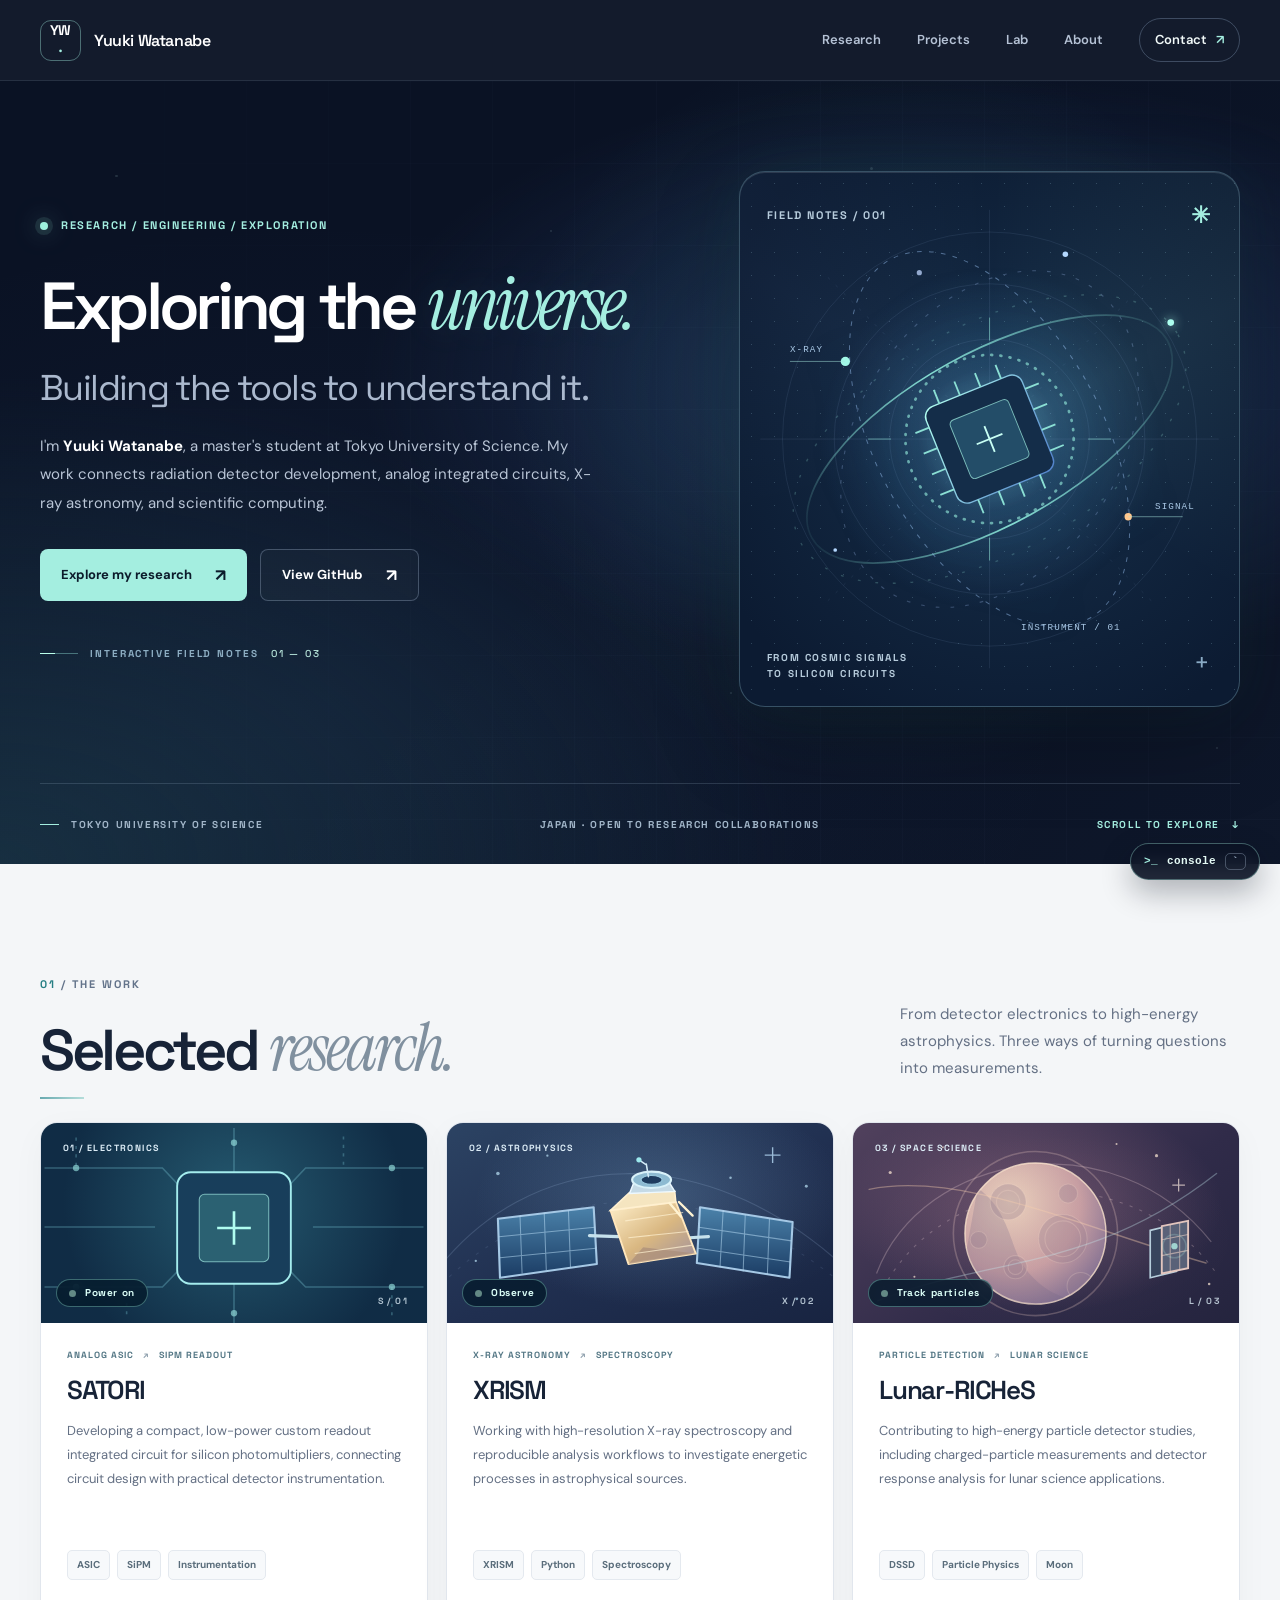
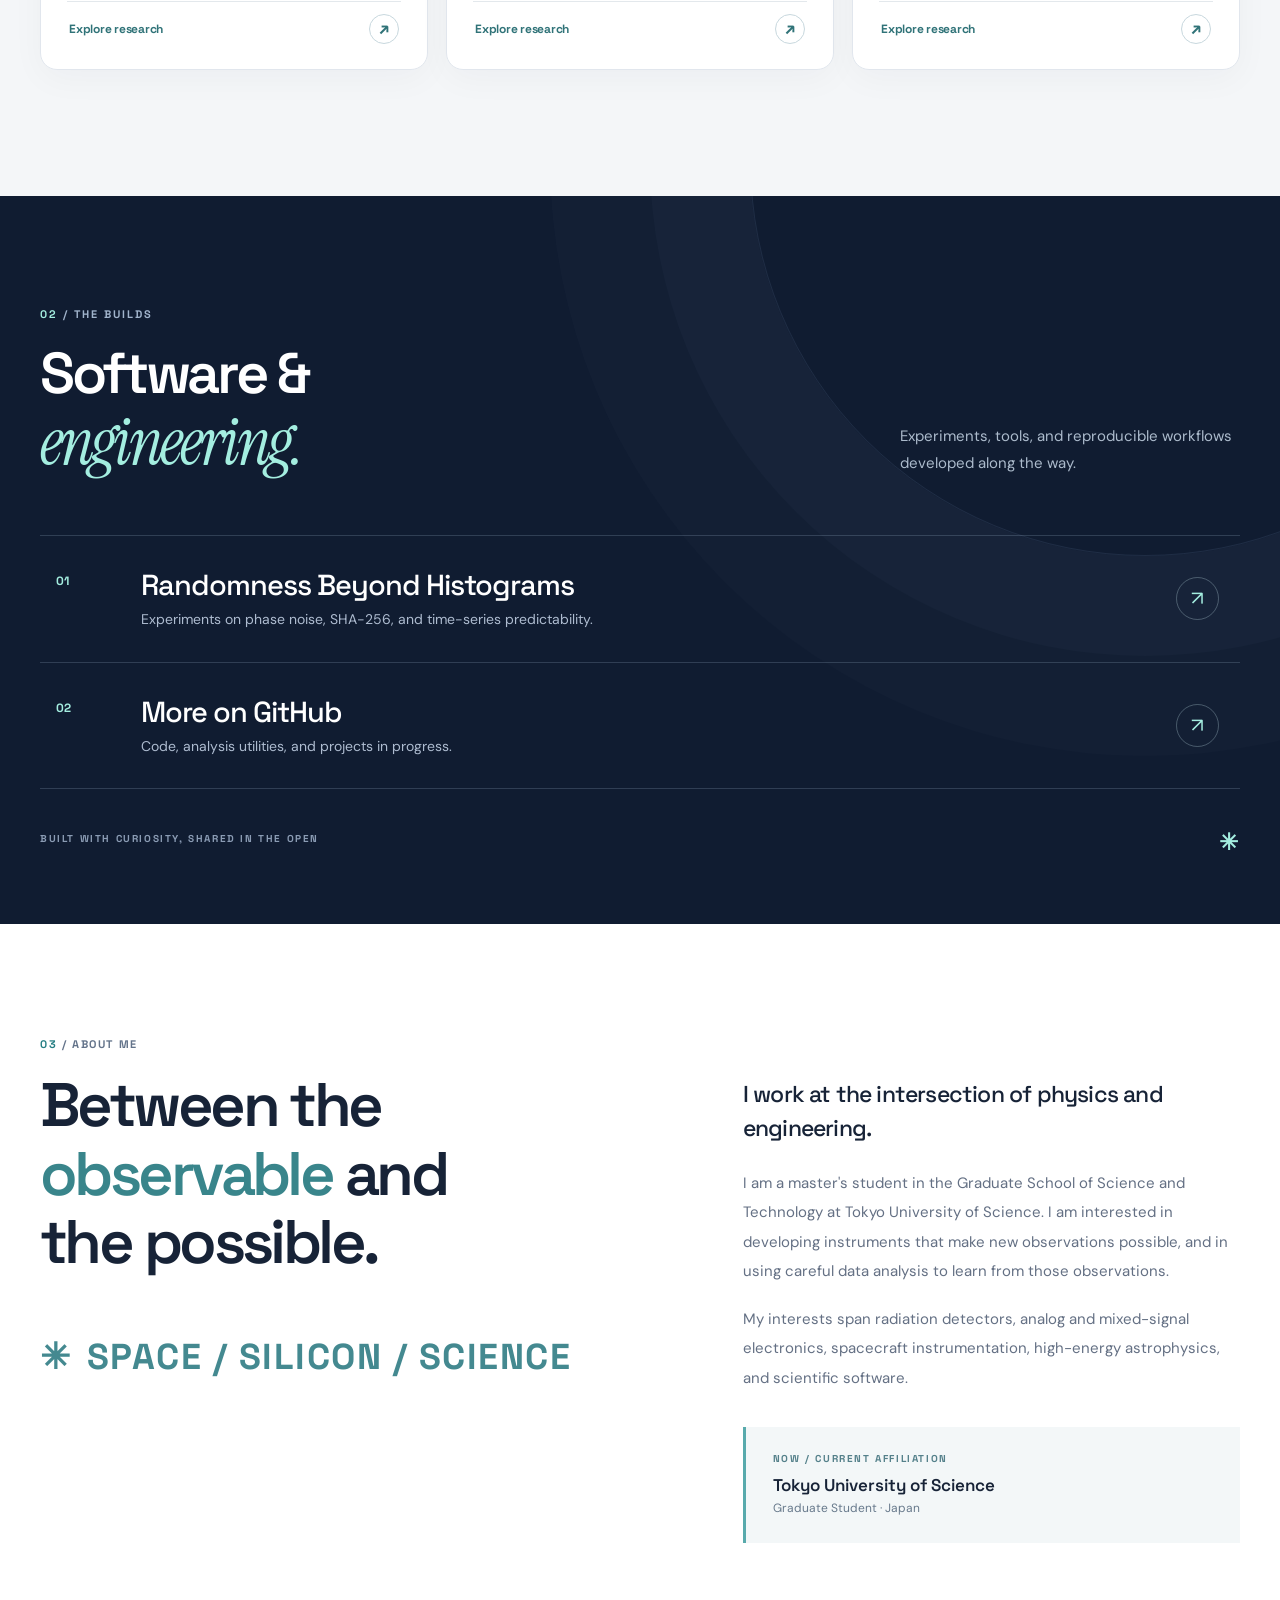
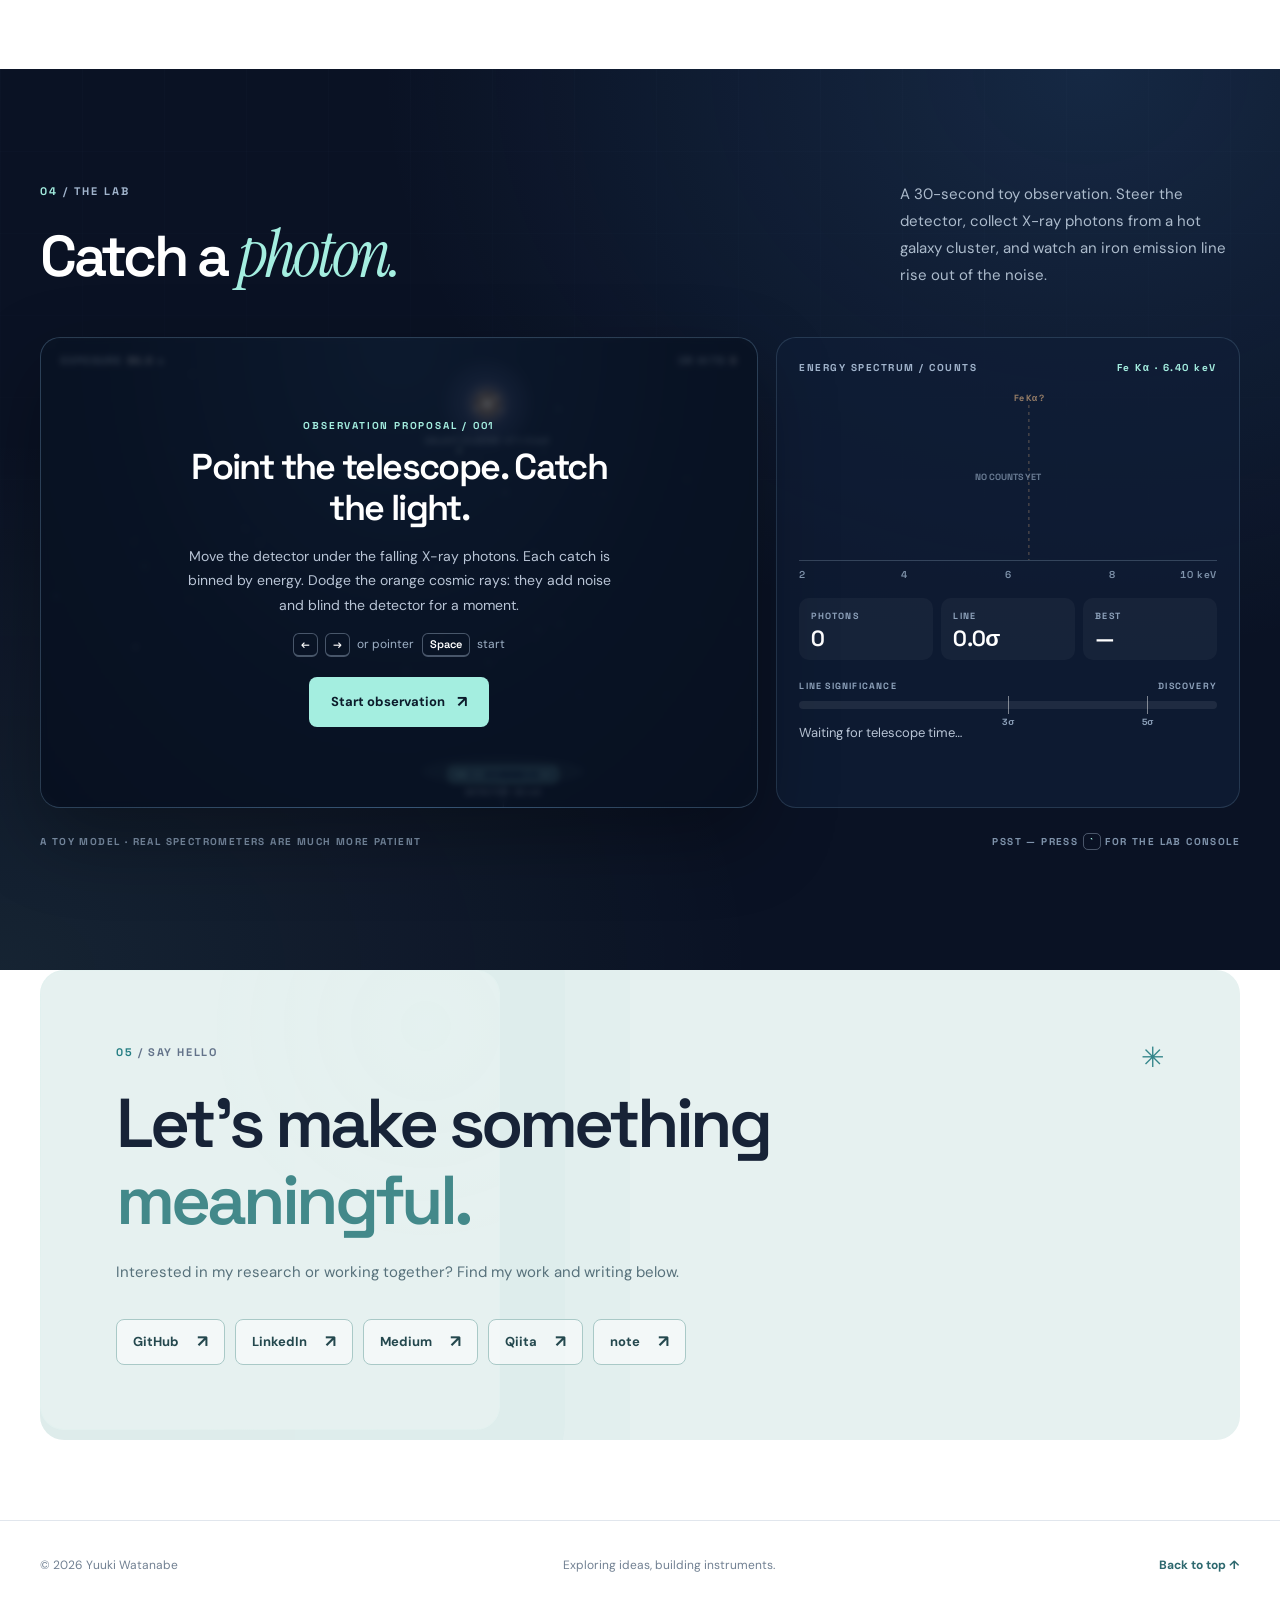
<file: index.html>
<!doctype html>
<html lang="en">
<head>
  <meta charset="utf-8">
  <meta name="viewport" content="width=device-width, initial-scale=1">
  <meta name="theme-color" content="#0a1224">
  <meta name="description" content="Yuuki Watanabe — researcher and engineer working on astrophysics, radiation detectors, analog ASICs, and scientific computing.">
  <meta property="og:title" content="Yuuki Watanabe | Research & Engineering">
  <meta property="og:description" content="Astrophysics, detector instrumentation, ASIC design, and scientific computing.">
  <meta property="og:type" content="website">
  <meta property="og:url" content="https://y-watanabe11.github.io/">
  <link rel="canonical" href="https://y-watanabe11.github.io/">
  <meta property="og:site_name" content="Yuuki Watanabe">
  <meta property="og:image" content="https://y-watanabe11.github.io/og/home.png">
  <meta property="og:image:width" content="1200">
  <meta property="og:image:height" content="630">
  <meta property="og:image:alt" content="Yuuki Watanabe — Exploring the universe. Building the tools to understand it.">
  <meta name="twitter:card" content="summary_large_image">
  <link rel="icon" href="/favicon.ico" sizes="32x32">
  <link rel="icon" href="/favicon.svg" type="image/svg+xml">
  <link rel="apple-touch-icon" href="/apple-touch-icon.png">
  <link rel="preconnect" href="https://fonts.googleapis.com">
  <link rel="preconnect" href="https://fonts.gstatic.com" crossorigin>
  <link href="https://fonts.googleapis.com/css2?family=DM+Sans:wght@400;500;600;700&family=Space+Grotesk:wght@400;500;600;700&family=Instrument+Serif:ital@0;1&display=swap" rel="stylesheet">
  <link rel="stylesheet" href="style-20261028.css">
  <link rel="stylesheet" href="xrism.css">
  <link rel="stylesheet" href="lunar.css">
  <link rel="stylesheet" href="research-links.css">
  <link rel="stylesheet" href="motion-20261102.css">
  <link rel="stylesheet" href="lab-20261116.css">
  <script src="motion-20261102.js" defer></script>
  <script src="lab-20261116.js" defer></script>
  <script src="console-20261116.js" defer></script>
  <title>Yuuki Watanabe — Research & Engineering</title>
</head>
<body>
  <a class="skip-link" href="#main">Skip to content</a>
  <div class="motion-progress" aria-hidden="true"></div>
  <header class="site-header">
    <div class="container nav-inner">
      <a class="brand" href="#home" aria-label="Yuuki Watanabe — Home"><span class="brand-mark" aria-hidden="true">YW<span>·</span></span><span class="brand-name">Yuuki Watanabe</span></a>
      <nav class="primary-nav" aria-label="Primary navigation">
        <a href="#research">Research</a>
        <a href="#projects">Projects</a>
        <a href="#lab">Lab</a>
        <a href="#about">About</a>
        <a class="nav-contact" href="#contact">Contact <span aria-hidden="true">↗</span></a>
      </nav>
    </div>
  </header>

  <main id="main">
    <section id="home" class="hero">
      <div class="hero-grid" aria-hidden="true"></div>
      <div class="motion-stars" aria-hidden="true"><i style="--star-x:9%;--star-y:12%;--star-size:2.5px;--star-delay:-2s"></i><i style="--star-x:22%;--star-y:63%;--star-size:2px;--star-delay:0s"></i><i style="--star-x:43%;--star-y:19%;--star-size:2px;--star-delay:-1.5s"></i><i style="--star-x:57%;--star-y:78%;--star-size:2.5px;--star-delay:-4s"></i><i style="--star-x:68%;--star-y:11%;--star-size:3px;--star-delay:-3s"></i><i style="--star-x:78%;--star-y:63%;--star-size:2px;--star-delay:-2.5s"></i><i style="--star-x:89%;--star-y:27%;--star-size:2.5px;--star-delay:-5s"></i><i style="--star-x:95%;--star-y:85%;--star-size:2px;--star-delay:-4.5s"></i></div>
      <div class="container hero-inner">
        <div class="hero-content">
          <div class="eyebrow"><span class="status-dot" aria-hidden="true"></span> RESEARCH / ENGINEERING / EXPLORATION</div>
          <h1>Exploring the <em>universe.</em><span>Building the tools to understand it.</span></h1>
          <p class="hero-description">I'm <strong>Yuuki Watanabe</strong>, a master's student at Tokyo University of Science. My work connects radiation detector development, analog integrated circuits, X-ray astronomy, and scientific computing.</p>
          <div class="hero-actions">
            <a class="button button-primary" href="#research">Explore my research <span aria-hidden="true">↗</span></a>
            <a class="button button-outline" href="https://github.com/Y-Watanabe11" target="_blank" rel="noopener noreferrer">View GitHub <span aria-hidden="true">↗</span></a>
          </div>
          <div class="motion-hint" aria-hidden="true"><span class="motion-hint-line"></span> INTERACTIVE FIELD NOTES <span class="motion-hint-index">01 — 03</span></div>
        </div>
        <div class="visual-panel" aria-label="Abstract illustration of orbital paths and detector signals" role="img">
          <div class="visual-top"><span>FIELD NOTES / 001</span><span class="visual-sparkle" aria-hidden="true">✳</span></div>
          <svg class="orbit-art" viewBox="0 0 540 540" aria-hidden="true" focusable="false">
            <defs>
              <radialGradient id="core-glow"><stop offset="0" stop-color="#9eecdf" stop-opacity=".48"/><stop offset=".42" stop-color="#4a8dd1" stop-opacity=".16"/><stop offset="1" stop-color="#4a8dd1" stop-opacity="0"/></radialGradient>
              <linearGradient id="core-gradient" x1="0" y1="0" x2="1" y2="1"><stop offset="0" stop-color="#b1fff0"/><stop offset="1" stop-color="#5281cb"/></linearGradient>
              <linearGradient id="orbit-gradient"><stop offset="0" stop-color="#8debdc" stop-opacity=".08"/><stop offset=".45" stop-color="#8debdc" stop-opacity=".92"/><stop offset="1" stop-color="#8debdc" stop-opacity=".1"/></linearGradient>
            </defs>
            <g class="motion-orbit-outer" fill="none">
              <ellipse cx="270" cy="270" rx="233" ry="123" transform="rotate(-29 270 270)" stroke="#a5f5e2" stroke-opacity=".22" stroke-width="1.5" stroke-dasharray="3 16"/>
              <circle class="motion-orbit-signal" cx="466" cy="144" r="3.6" fill="#adffef"/>
            </g>
            <g class="motion-orbit-inner" fill="none">
              <ellipse cx="270" cy="270" rx="141" ry="198" transform="rotate(34 270 270)" stroke="#aecbff" stroke-opacity=".27" stroke-width="1.2" stroke-dasharray="4 12"/>
              <circle cx="194" cy="90" r="2.8" fill="#bfd6ff" opacity=".75"/>
            </g>
            <g stroke="#b5d2f7" stroke-opacity=".10" fill="none"><circle cx="270" cy="270" r="224"/><circle cx="270" cy="270" r="168"/><circle cx="270" cy="270" r="108"/><path d="M270 22v496M22 270h496"/><path d="M95 95l350 350M445 95L95 445" stroke-dasharray="3 9"/></g>
            <circle cx="270" cy="270" r="184" fill="url(#core-glow)"/>
            <g fill="none" transform="rotate(-29 270 270)"><ellipse cx="270" cy="270" rx="220" ry="93" stroke="url(#orbit-gradient)" stroke-width="1.8"/><ellipse cx="270" cy="270" rx="122" ry="222" stroke="#93bbeb" stroke-opacity=".5" stroke-width="1.1" stroke-dasharray="5 8"/></g>
            <g stroke="#91e5d8" stroke-linecap="round" fill="none"><path d="M270 163v-24M270 377v24M163 270h-24M377 270h24" stroke-opacity=".6"/><circle cx="270" cy="270" r="91" stroke-opacity=".65" stroke-dasharray="1 9" stroke-width="3"/></g>
            <g transform="translate(270 270) rotate(-22)"><rect x="-56" y="-56" width="112" height="112" rx="12" fill="#142d49" stroke="url(#core-gradient)" stroke-width="1.5"/><rect x="-34" y="-34" width="68" height="68" rx="5" fill="#234d68" stroke="#a4f4e6" stroke-opacity=".7"/><path d="M-15 0h30M0-15v30" stroke="#c8fff4" stroke-width="2"/><g stroke="#8bdfd4" stroke-width="2"><path d="M-72-36h16M-72-12h16M-72 12h16M-72 36h16M56-36h16M56-12h16M56 12h16M56 36h16M-36-72v16M-12-72v16M12-72v16M36-72v16M-36 56v16M-12 56v16M12 56v16M36 56v16"/></g></g>
            <circle cx="114" cy="186" r="5" fill="#a1f7e6"/><circle cx="420" cy="354" r="4" fill="#ffc88e"/><circle cx="352" cy="70" r="3" fill="#b4d8ff"/><circle cx="103" cy="390" r="2" fill="#b4d8ff"/><path d="M114 186h-60M420 354h59" stroke="#a4e4dc" stroke-opacity=".55"/><g fill="#a9c8e5" font-family="monospace" font-size="10" letter-spacing="1.2"><text x="54" y="176">X-RAY</text><text x="449" y="346">SIGNAL</text><text x="304" y="477">INSTRUMENT / 01</text></g>
          </svg>
          <div class="visual-bottom"><span>FROM COSMIC SIGNALS<br>TO SILICON CIRCUITS</span><span class="visual-cross" aria-hidden="true">+</span></div>
        </div>
      </div>
      <div class="container hero-bottom"><span><span class="micro-line"></span> TOKYO UNIVERSITY OF SCIENCE</span><span>JAPAN · OPEN TO RESEARCH COLLABORATIONS</span><a href="#research">SCROLL TO EXPLORE <span aria-hidden="true">↓</span></a></div>
    </section>

    <section id="research" class="section research-section">
      <div class="container">
        <div class="section-heading"><div><p class="section-kicker"><span>01</span> / THE WORK</p><h2>Selected <span>research.</span></h2></div><p class="section-intro">From detector electronics to high-energy astrophysics. Three ways of turning questions into measurements.</p></div>
        <div class="research-grid">
          <article class="research-card satori-card">
            <div class="card-art art-asic" aria-hidden="true">
              <span class="art-label">01 / ELECTRONICS</span>
              <svg viewBox="0 0 360 190" focusable="false">
                <g stroke="#78c4d4" stroke-opacity=".34" fill="none" stroke-width="1.5">
                  <path d="M0 38h112l34 36M360 38H248l-34 36M0 151h112l34-35M360 151H248l-34-35M180 0v42M180 148v42M0 94h105M255 94h105"/>
                  <path d="M30 9v29M330 151v30M78 150v30M284 8v30" stroke-dasharray="3 5"/>
                </g>
                <g class="satori-signals">
                  <path d="M0 38H112L126 52"/>
                  <path d="M360 38H248L234 52"/>
                  <path d="M0 151H112L126 138"/>
                  <path d="M360 151H248L234 138"/>
                  <path d="M180 0V42"/>
                  <path d="M180 190V148"/>
                  <path d="M0 94H126"/>
                  <path d="M360 94H234"/>
                </g>
                <rect class="satori-chip" x="126" y="42" width="108" height="106" rx="13" fill="#183e5b" stroke="#a4eced" stroke-width="1.8"/>
                <rect class="satori-core" x="147" y="63" width="66" height="64" rx="5" fill="#2b6172" stroke="#a6efe6" stroke-opacity=".65"/>
                <g class="satori-core-mark" fill="none" stroke="#b0fdf0" stroke-width="2.5"><path d="M164 95h32M180 79v32"/></g>
                <g class="satori-nodes" fill="#93dedc">
                  <circle cx="30" cy="38" r="3"/><circle cx="330" cy="151" r="3"/>
                  <circle cx="180" cy="14" r="3"/><circle cx="330" cy="38" r="3"/>
                  <circle cx="30" cy="151" r="3"/><circle cx="180" cy="176" r="3"/>
                </g>
              </svg>
              <span class="art-corner">S / 01</span>
            </div>
            <button class="circuit-toggle" type="button" aria-pressed="false" aria-label="Activate SATORI circuit animation">
              <span class="circuit-led" aria-hidden="true"></span>
              <span class="circuit-toggle-text" aria-hidden="true">Power on</span>
            </button>
            <div class="card-content"><p class="card-overline">ANALOG ASIC <span>↗</span> SIPM READOUT</p><h3>SATORI</h3><p>Developing a compact, low-power custom readout integrated circuit for silicon photomultipliers, connecting circuit design with practical detector instrumentation.</p><div class="tags"><span>ASIC</span><span>SiPM</span><span>Instrumentation</span></div><a class="research-card-link" href="research/satori.html" aria-label="Explore SATORI research details"><span>Explore research</span><span aria-hidden="true">↗</span></a></div>
          </article>
          <article class="research-card xrism-card">
            <div class="card-art art-xray" aria-hidden="true">
              <span class="art-label">02 / ASTROPHYSICS</span>
              <svg class="xrism-illustration" viewBox="0 0 360 190" focusable="false" xmlns="http://www.w3.org/2000/svg">
                <defs>
                  <linearGradient id="xrism-gold" x1="0" y1="0" x2="1" y2="1">
                    <stop offset="0" stop-color="#fff0cb"/><stop offset=".52" stop-color="#d9b781"/><stop offset="1" stop-color="#9d8e9e"/>
                  </linearGradient>
                  <linearGradient id="xrism-solar" x1="0" y1="0" x2="0" y2="1">
                    <stop offset="0" stop-color="#4b82aa"/><stop offset="1" stop-color="#1b3c64"/>
                  </linearGradient>
                </defs>
                <g class="xrism-orbit" fill="none" stroke="#b8d5f7" stroke-width="1">
                  <path d="M-22 152C72 18 249 8 393 155" opacity=".17"/>
                  <path d="M-24 170C77 52 247 35 389 168" opacity=".10" stroke-dasharray="3 8"/>
                </g>
                <g fill="#b2d8ed" opacity=".75">
                  <circle cx="45" cy="48" r="1.7"/><circle cx="92" cy="31" r="1.1"/>
                  <circle cx="266" cy="52" r="1.2"/><circle cx="338" cy="60" r="1.4"/>
                  <circle cx="24" cy="131" r="1.1"/><circle cx="329" cy="167" r="1.3"/>
                  <path d="M306 23v15M298.5 30.5h15" stroke="#bfe4ff" stroke-width="1.3"/>
                </g>
                <g class="xrism-observation" fill="none">
                  <path class="xrism-beam-halo" d="M306 30Q254 42 190 68"/>
                  <path class="xrism-beam" d="M306 30Q254 42 190 68"/>
                  <circle class="xrism-source-ring" cx="306" cy="30" r="9" stroke="#ccefff" stroke-width="1.4"/>
                  <circle cx="306" cy="30" r="2.6" fill="#e7fcff" stroke="none"/>
                </g>
                <g class="xrism-satellite">
                  <path d="M45 91L136 80L139 134L47 147Z" fill="url(#xrism-solar)" stroke="#a5c8e5" stroke-width="2" stroke-linejoin="round"/>
                  <path d="M237 80L325 94L322 147L234 133Z" fill="url(#xrism-solar)" stroke="#a5c8e5" stroke-width="2" stroke-linejoin="round"/>
                  <g stroke="#b8dcf3" stroke-opacity=".53" stroke-width="1">
                    <path d="M66 88L68 143M89 85L91 140M112 83L114 137M46 108L137 99M47 128L138 119"/>
                    <path d="M259 83L256 137M280 87L278 141M303 91L301 144M236 99L324 112M235 119L323 132"/>
                  </g>
                  <g stroke="#c6e1ec" stroke-width="3" stroke-linecap="round">
                    <path d="M132 107L159 108M227 109L245 108"/>
                  </g>
                  <path d="M152 83L214 75L233 124L169 134Z" fill="url(#xrism-gold)" stroke="#ffe6bc" stroke-width="1.8" stroke-linejoin="round"/>
                  <path d="M152 83L170 66L213 65L214 75Z" fill="#f5e5c0" stroke="#fff0d0" stroke-width="1.5"/>
                  <path d="M169 134L183 118L233 124Z" fill="#aa8e7a" opacity=".7"/>
                  <path d="M166 93L221 85M169 109L226 103M175 124L230 116" stroke="#fff2d1" stroke-opacity=".72" stroke-width="1"/>
                  <path d="M170 67L176 52L205 52L213 65Z" fill="#c5dae6" stroke="#ecf8ff" stroke-width="1.4"/>
                  <ellipse class="xrism-mirror" cx="191" cy="54" rx="18.5" ry="7.8" fill="#8dbad1" stroke="#d9f2fa" stroke-width="2"/>
                  <ellipse cx="191" cy="54" rx="10" ry="4.2" fill="#1e3c5f" stroke="#98c9df" stroke-width="1"/>
                  <path d="M208 76L219 89M217 75L230 88" stroke="#fff3d2" stroke-width="2.2" stroke-linecap="round"/>
                  <path d="M188 51L186 39M185 39L179 35" fill="none" stroke="#d4ecf8" stroke-width="1.5" stroke-linecap="round"/>
                  <circle cx="179" cy="35" r="2.5" fill="#9ce9ed"/>
                </g>
              </svg>
              <span class="art-corner">X / 02</span>
            </div>
            <button class="circuit-toggle xrism-toggle" type="button" aria-pressed="false" aria-label="Start XRISM observation animation">
              <span class="circuit-led" aria-hidden="true"></span>
              <span class="xrism-toggle-text" aria-hidden="true">Observe</span>
            </button>
            <div class="card-content"><p class="card-overline">X-RAY ASTRONOMY <span>↗</span> SPECTROSCOPY</p><h3>XRISM</h3><p>Working with high-resolution X-ray spectroscopy and reproducible analysis workflows to investigate energetic processes in astrophysical sources.</p><div class="tags"><span>XRISM</span><span>Python</span><span>Spectroscopy</span></div><a class="research-card-link" href="research/xrism.html" aria-label="Explore XRISM research details"><span>Explore research</span><span aria-hidden="true">↗</span></a></div>
          </article>
          <article class="research-card lunar-card">
            <div class="card-art art-lunar" aria-hidden="true">
              <span class="art-label">03 / SPACE SCIENCE</span>
              <svg class="lunar-illustration" viewBox="0 0 360 190" focusable="false" xmlns="http://www.w3.org/2000/svg">
                <defs>
                  <radialGradient id="lunar-moon-grad" cx="32%" cy="28%" r="80%">
                    <stop offset="0" stop-color="#e9d0bc"/>
                    <stop offset=".62" stop-color="#c69da2"/>
                    <stop offset="1" stop-color="#806e91"/>
                  </radialGradient>
                  <clipPath id="lunar-moon-clip">
                    <circle cx="170" cy="105" r="67"/>
                  </clipPath>
                </defs>
                <g class="lunar-stars" fill="#ffebd7" opacity=".7">
                  <circle cx="32" cy="47" r="1.5"/><circle cx="55" cy="146" r="1"/>
                  <circle cx="285" cy="31" r="1.5"/><circle cx="335" cy="153" r="1.2"/>
                  <circle cx="247" cy="20" r="1"/><circle cx="82" cy="23" r="1"/>
                  <path d="M306 53v12M300 59h12" fill="none" stroke="#f6e5dc" stroke-width="1.2"/>
                </g>
                <g class="lunar-orbits" fill="none" stroke="#eed1d3" stroke-opacity=".28">
                  <path d="M19 143C63 27 244 -4 337 113" stroke-width="1.2"/>
                  <path d="M25 158C83 46 261 29 342 143" stroke-width="1" stroke-dasharray="3 7"/>
                </g>
                <circle class="lunar-moon-halo" cx="170" cy="105" r="78" fill="none" stroke="#f3cfc3" stroke-opacity=".26" stroke-width="1.5"/>
                <circle class="lunar-moon" cx="170" cy="105" r="67" fill="url(#lunar-moon-grad)" stroke="#ffe8d1" stroke-opacity=".78" stroke-width="1.4"/>
                <g clip-path="url(#lunar-moon-clip)">
                  <path d="M115 62C138 77 145 105 152 123S183 172 227 169L242 202L90 202Z" fill="#6d6284" opacity=".24"/>
                  <g fill="#92798d" fill-opacity=".32" stroke="#ffe5d3" stroke-opacity=".2">
                    <circle cx="144" cy="75" r="17"/><circle cx="196" cy="110" r="23"/>
                    <circle cx="151" cy="137" r="11"/><circle cx="201" cy="67" r="9"/>
                    <circle cx="116" cy="111" r="8"/><circle cx="213" cy="155" r="13"/>
                  </g>
                  <g fill="none" stroke="#f9dbc9" stroke-opacity=".23">
                    <circle cx="144" cy="75" r="11"/><circle cx="196" cy="110" r="17"/>
                    <circle cx="151" cy="137" r="7"/>
                  </g>
                </g>
                <g class="lunar-tracks" fill="none" stroke-linecap="round">
                  <path class="lunar-track-guide" d="M12 63C101 45 216 100 332 133" stroke="#f5cdad" stroke-opacity=".4" stroke-width="1.3"/>
                  <path class="lunar-track-guide" d="M20 169C128 126 222 142 342 48" stroke="#c4e9ed" stroke-opacity=".35" stroke-width="1.3"/>
                  <path class="lunar-particle-flash lunar-particle-warm" d="M12 63C101 45 216 100 332 133" pathLength="180"/>
                  <path class="lunar-particle-flash lunar-particle-cool" d="M20 169C128 126 222 142 342 48" pathLength="180"/>
                </g>
                <!-- Symbolic layered DSSD detector, not an engineering diagram. -->
                <g class="lunar-detector" transform="translate(276 93)">
                  <path d="M3 9L28 3V48L3 54Z" fill="#34425b" stroke="#b5cedc" stroke-width="1.6"/>
                  <path d="M14 5L39 0V45L14 50Z" fill="#576077" stroke="#e2c5be" stroke-width="1.8"/>
                  <path d="M22 4V49M31 2V46M14 18L39 13M14 33L39 28" stroke="#f8d8c9" stroke-opacity=".54" stroke-width="1"/>
                  <circle class="lunar-hit-ring" cx="26" cy="24" r="11" fill="none" stroke="#b7fff0" stroke-width="1.5"/>
                  <circle class="lunar-hit" cx="26" cy="24" r="3" fill="#bcfff1"/>
                </g>
              </svg>
              <span class="art-corner">L / 03</span>
            </div>
            <button class="circuit-toggle lunar-toggle" type="button" aria-pressed="false" aria-label="Start Lunar-RICHeS particle tracking animation">
              <span class="circuit-led" aria-hidden="true"></span>
              <span class="lunar-toggle-text" aria-hidden="true">Track particles</span>
            </button>
            <div class="card-content"><p class="card-overline">PARTICLE DETECTION <span>↗</span> LUNAR SCIENCE</p><h3>Lunar-RICHeS</h3><p>Contributing to high-energy particle detector studies, including charged-particle measurements and detector response analysis for lunar science applications.</p><div class="tags"><span>DSSD</span><span>Particle Physics</span><span>Moon</span></div><a class="research-card-link" href="research/lunar-riches.html" aria-label="Explore Lunar-RICHeS research details"><span>Explore research</span><span aria-hidden="true">↗</span></a></div>
          </article>
        </div>
      </div>
    </section>

    <section id="projects" class="projects-section">
      <div class="container projects-inner"><div class="section-heading section-heading-dark"><div><p class="section-kicker"><span>02</span> / THE BUILDS</p><h2>Software &<br><span>engineering.</span></h2></div><p class="section-intro">Experiments, tools, and reproducible workflows developed along the way.</p></div>
        <div class="project-list">
          <a class="project-row" href="https://github.com/Y-Watanabe11/randomness-beyond-histograms" target="_blank" rel="noopener noreferrer"><span class="project-number">01</span><div><h3>Randomness Beyond Histograms</h3><p>Experiments on phase noise, SHA-256, and time-series predictability.</p></div><span class="project-arrow" aria-hidden="true">↗</span></a>
          <a class="project-row" href="https://github.com/Y-Watanabe11" target="_blank" rel="noopener noreferrer"><span class="project-number">02</span><div><h3>More on GitHub</h3><p>Code, analysis utilities, and projects in progress.</p></div><span class="project-arrow" aria-hidden="true">↗</span></a>
        </div>
        <p class="projects-footnote">BUILT WITH CURIOSITY, SHARED IN THE OPEN <span aria-hidden="true">✳</span></p>
      </div>
    </section>

    <section id="about" class="section about-section"><div class="container about-grid"><div class="about-lead"><p class="section-kicker"><span>03</span> / ABOUT ME</p><h2>Between the<br><em>observable</em> and<br>the possible.</h2><div class="about-decoration" aria-hidden="true"><span>✳</span><span>SPACE / SILICON / SCIENCE</span></div></div><div class="about-copy"><p class="about-opening">I work at the intersection of physics and engineering.</p><p>I am a master's student in the Graduate School of Science and Technology at Tokyo University of Science. I am interested in developing instruments that make new observations possible, and in using careful data analysis to learn from those observations.</p><p>My interests span radiation detectors, analog and mixed-signal electronics, spacecraft instrumentation, high-energy astrophysics, and scientific software.</p><div class="affiliation-card"><span>NOW / CURRENT AFFILIATION</span><strong>Tokyo University of Science</strong><small>Graduate Student · Japan</small></div></div></div></section>

    <section id="lab" class="lab-section" aria-labelledby="lab-title">
      <div class="container">
        <div class="section-heading section-heading-dark"><div><p class="section-kicker"><span>04</span> / THE LAB</p><h2 id="lab-title">Catch a <span>photon.</span></h2></div><p class="section-intro">A 30-second toy observation. Steer the detector, collect X-ray photons from a hot galaxy cluster, and watch an iron emission line rise out of the noise.</p></div>
        <div class="lab-board">
          <div class="lab-stage">
            <canvas class="lab-canvas" id="lab-canvas" tabindex="0" aria-label="Observation field. Move the detector with the pointer, or with the left and right arrow keys." aria-describedby="lab-howto"></canvas>
            <div class="lab-hud" aria-hidden="true"><span>EXPOSURE <strong data-lab="time">30.0</strong> s</span><span class="lab-hud-dead">DEAD TIME · COSMIC RAY HIT</span><span>CR HITS <strong data-lab="cr">0</strong></span></div>
            <div class="lab-overlay">
              <p class="lab-overlay-kicker">OBSERVATION PROPOSAL / 001</p>
              <p class="lab-overlay-tier" hidden></p>
              <p class="lab-overlay-title">Point the telescope. Catch the light.</p>
              <p class="lab-overlay-text" id="lab-howto">Move the detector under the falling X-ray photons. Each catch is binned by energy. Dodge the orange cosmic rays: they add noise and blind the detector for a moment.</p>
              <div class="lab-keys" aria-hidden="true"><span><kbd>←</kbd><kbd>→</kbd> or pointer</span><span><kbd>Space</kbd> start</span></div>
              <noscript><p class="lab-nojs">The interactive observation needs JavaScript.</p></noscript>
              <button class="lab-start" type="button">Start observation <span aria-hidden="true">↗</span></button>
            </div>
          </div>
          <aside class="lab-readout" aria-label="Detector readout">
            <div class="lab-panel-head"><span>ENERGY SPECTRUM / COUNTS</span><span>Fe Kα · 6.40 keV</span></div>
            <div class="lab-spectrum-block">
              <div class="lab-spectrum-wrap"><canvas class="lab-spectrum" id="lab-spectrum" aria-hidden="true"></canvas></div>
              <div class="lab-axis" aria-hidden="true"><span>2</span><span>4</span><span>6</span><span>8</span><span>10 keV</span></div>
            </div>
            <dl class="lab-stats">
              <div><dt>PHOTONS</dt><dd data-lab="photons">0</dd></div>
              <div><dt>LINE</dt><dd data-lab="sigma">0.0σ</dd></div>
              <div><dt>BEST</dt><dd data-lab="best">—</dd></div>
            </dl>
            <div class="lab-signal">
              <div class="lab-meter-caption"><span>LINE SIGNIFICANCE</span><span>DISCOVERY</span></div>
              <div class="lab-meter" aria-hidden="true"><span class="lab-meter-fill"></span><i style="left:50%" data-label="3σ"></i><i style="left:83.33%" data-label="5σ"></i></div>
              <p class="lab-log" aria-live="polite">Waiting for telescope time…</p>
            </div>
          </aside>
        </div>
        <p class="lab-footnote"><span>A TOY MODEL · REAL SPECTROMETERS ARE MUCH MORE PATIENT</span><span>PSST — PRESS <kbd>`</kbd> FOR THE LAB CONSOLE</span></p>
      </div>
    </section>

    <section id="contact" class="contact-section"><div class="container"><div class="contact-panel"><div class="contact-top"><p class="section-kicker"><span>05</span> / SAY HELLO</p><span class="contact-star" aria-hidden="true">✳</span></div><h2>Let's make something<br><em>meaningful.</em></h2><p>Interested in my research or working together? Find my work and writing below.</p><div class="social-links"><a href="https://github.com/Y-Watanabe11" target="_blank" rel="noopener noreferrer">GitHub <span aria-hidden="true">↗</span></a><a href="https://www.linkedin.com/in/yuuki-watanabe-51b71733a/" target="_blank" rel="noopener noreferrer">LinkedIn <span aria-hidden="true">↗</span></a><a href="https://medium.com/@watanabe42463" target="_blank" rel="noopener noreferrer">Medium <span aria-hidden="true">↗</span></a><a href="https://qiita.com/Y-Watanabe11" target="_blank" rel="noopener noreferrer">Qiita <span aria-hidden="true">↗</span></a><a href="https://note.com/y_watanabe_11" target="_blank" rel="noopener noreferrer">note <span aria-hidden="true">↗</span></a></div></div></div></section>
  </main>
  <footer class="footer"><div class="container footer-inner"><span>© <span id="year">2026</span> Yuuki Watanabe</span><span>Exploring ideas, building instruments.</span><a href="#home">Back to top ↑</a></div></footer>
  <script>
    document.getElementById('year').textContent = new Date().getFullYear();

    // Keep the SATORI circuit interactive without any framework or server.
    const circuitButton = document.querySelector('.circuit-toggle');
    const circuitCard = document.querySelector('.satori-card');
    if (circuitButton && circuitCard) {
      circuitButton.addEventListener('click', () => {
        const powered = circuitCard.classList.toggle('is-energized');
        circuitButton.setAttribute('aria-pressed', String(powered));
        circuitButton.setAttribute('aria-label', powered
          ? 'Deactivate SATORI circuit animation'
          : 'Activate SATORI circuit animation');
        circuitButton.querySelector('.circuit-toggle-text').textContent =
          powered ? 'Power off' : 'Power on';
      });
    }

    // A gentle observation-beam toggle for touch and keyboard users.
    const xrismCard = document.querySelector('.xrism-card');
    const xrismButton = document.querySelector('.xrism-toggle');
    if (xrismCard && xrismButton) {
      xrismButton.addEventListener('click', () => {
        const observing = xrismCard.classList.toggle('is-observing');
        xrismButton.setAttribute('aria-pressed', String(observing));
        xrismButton.setAttribute('aria-label', observing
          ? 'Stop XRISM observation animation'
          : 'Start XRISM observation animation');
        xrismButton.querySelector('.xrism-toggle-text').textContent =
          observing ? 'Pause scan' : 'Observe';
      });
    }

    // Particle tracks are interactive on touch and keyboard, without dependencies.
    const lunarCard = document.querySelector('.lunar-card');
    const lunarButton = document.querySelector('.lunar-toggle');
    if (lunarCard && lunarButton) {
      lunarButton.addEventListener('click', () => {
        const tracking = lunarCard.classList.toggle('is-tracking');
        lunarButton.setAttribute('aria-pressed', String(tracking));
        lunarButton.setAttribute('aria-label', tracking
          ? 'Stop Lunar-RICHeS particle tracking animation'
          : 'Start Lunar-RICHeS particle tracking animation');
        lunarButton.querySelector('.lunar-toggle-text').textContent =
          tracking ? 'Pause tracking' : 'Track particles';
      });
    }
  </script>
</body>
</html>
</file>
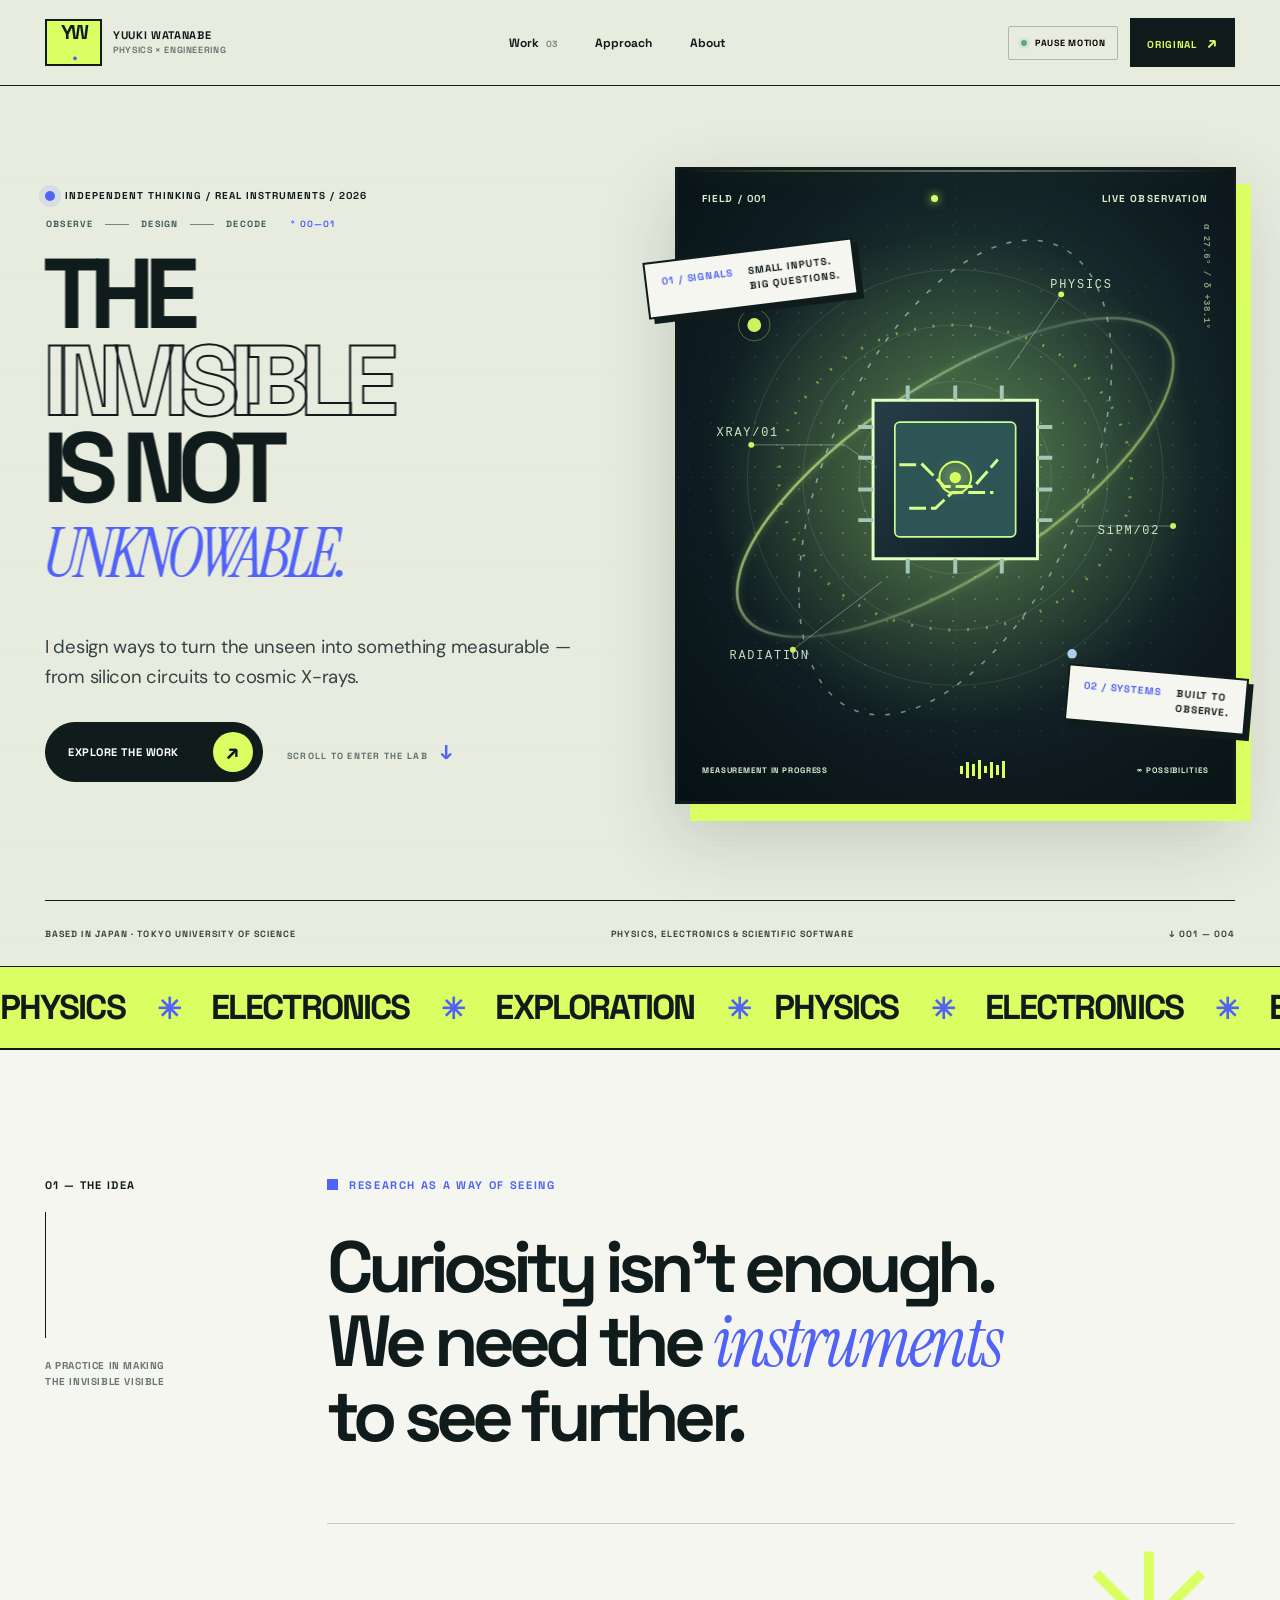
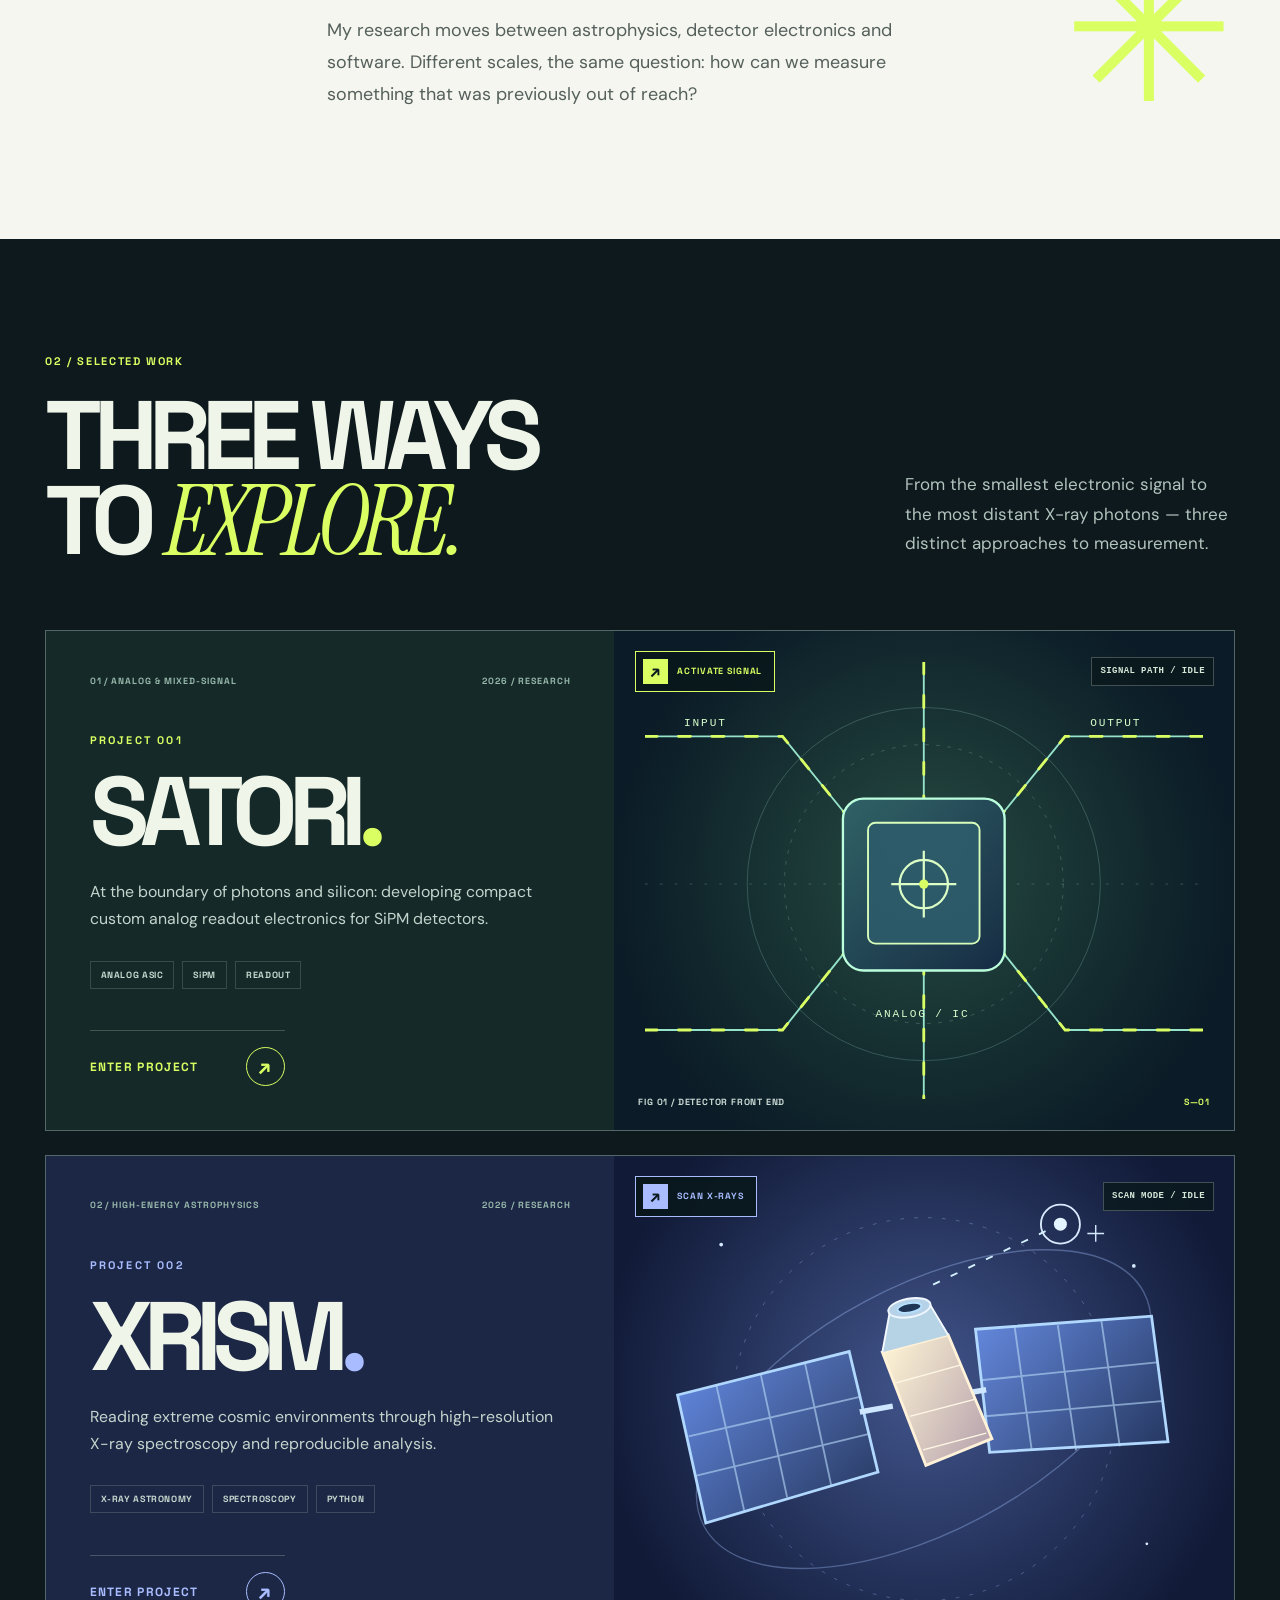
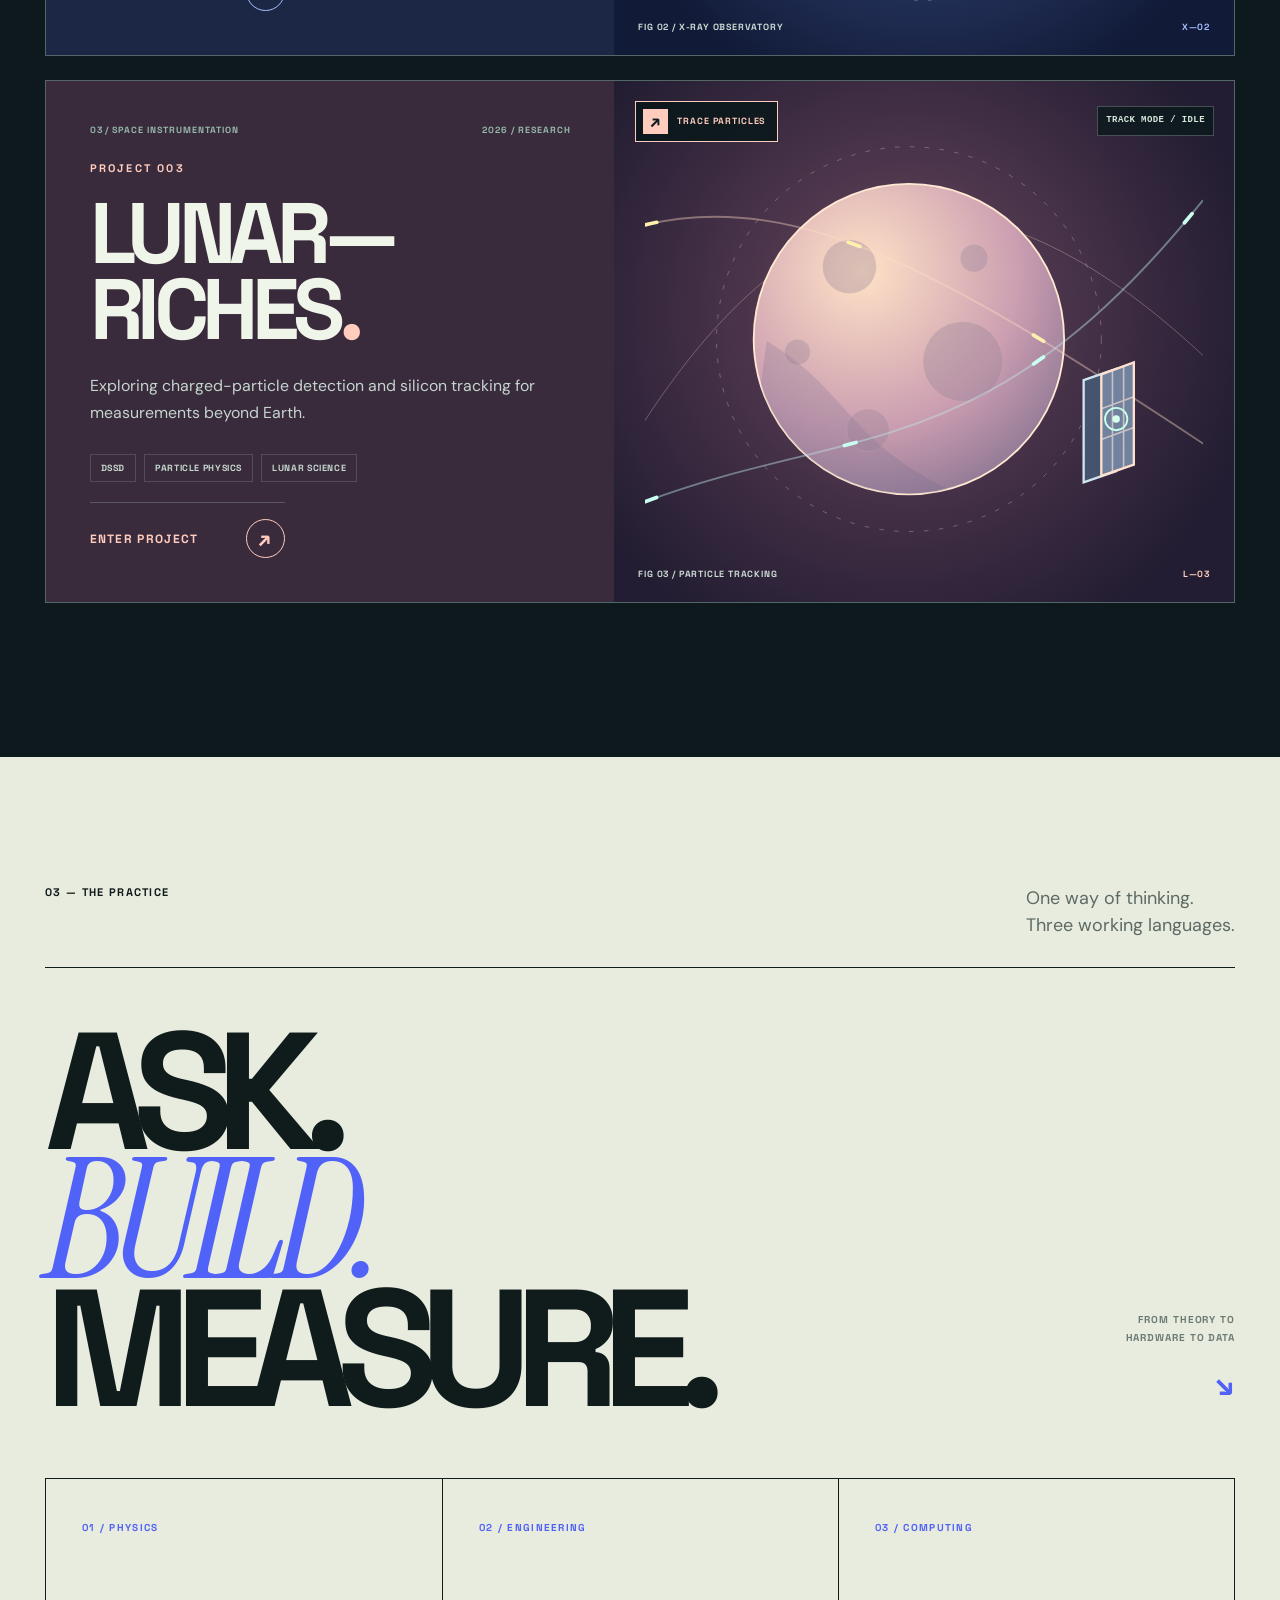
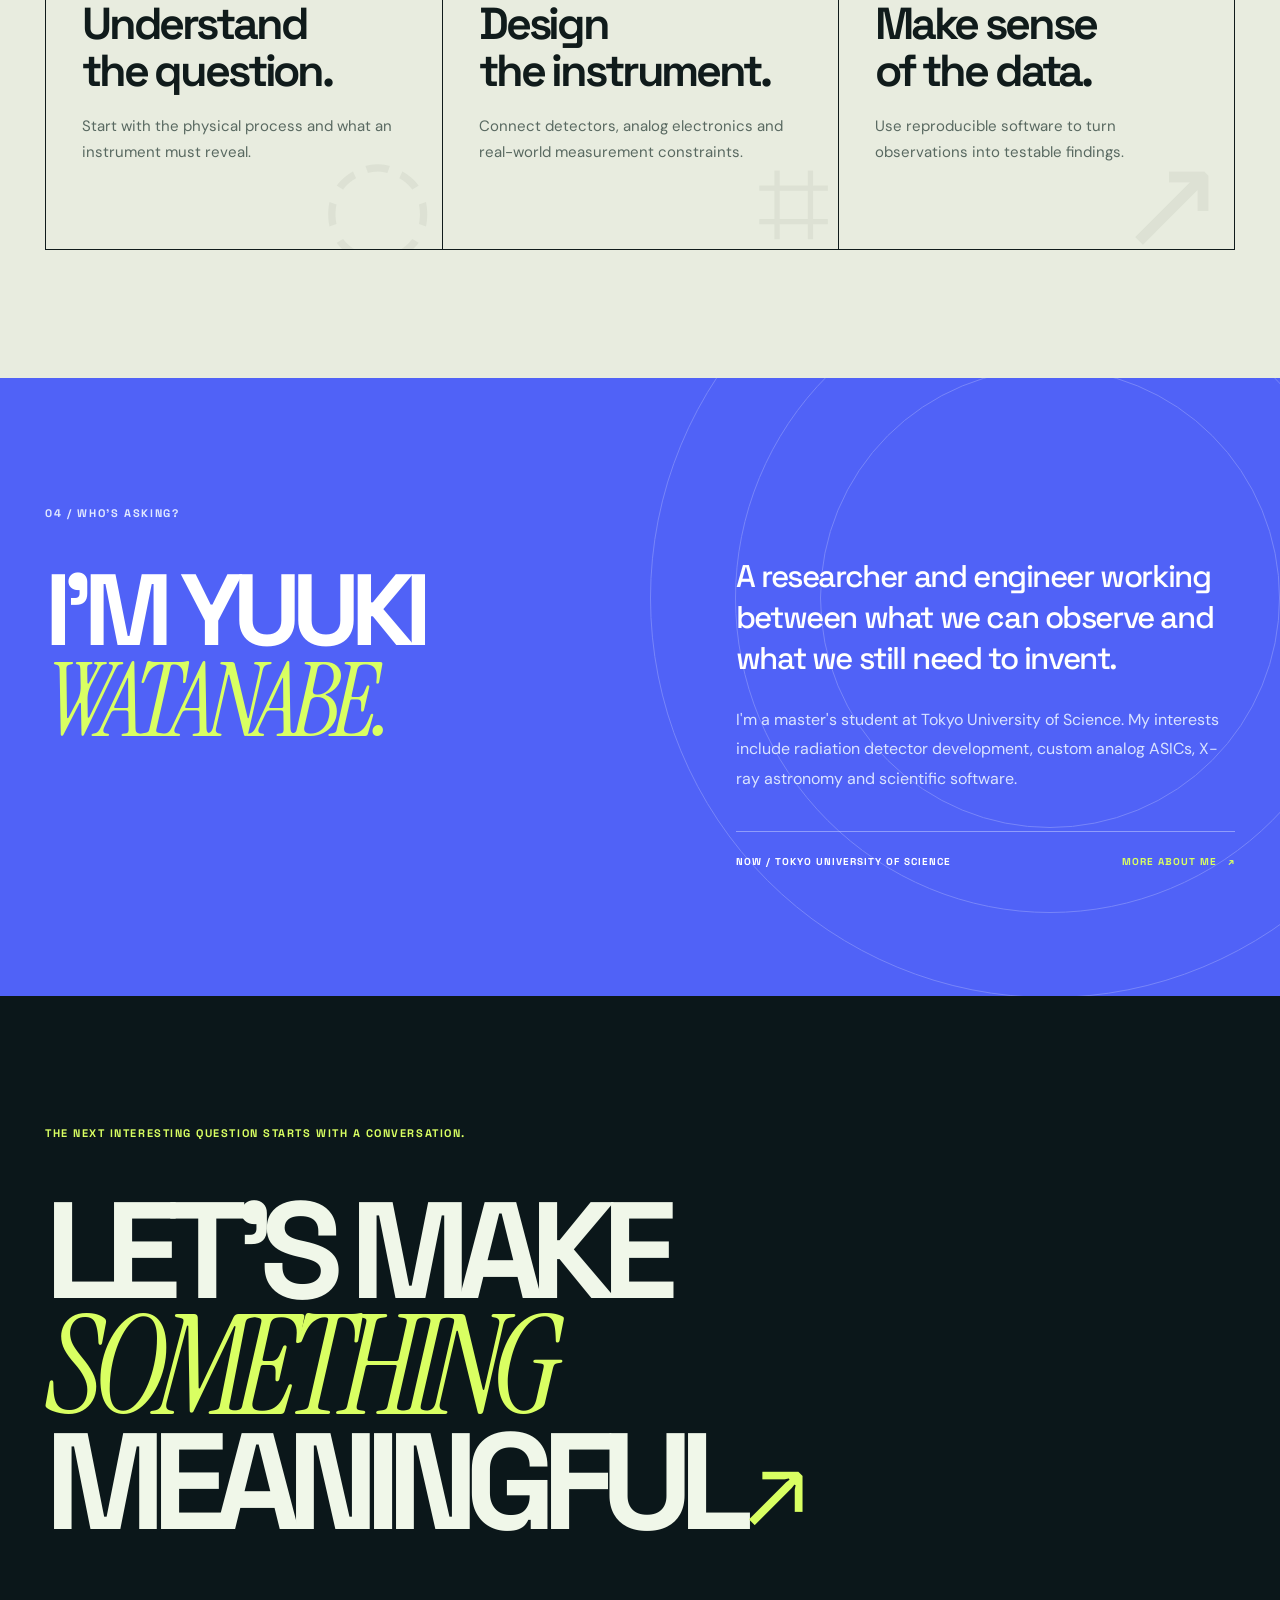
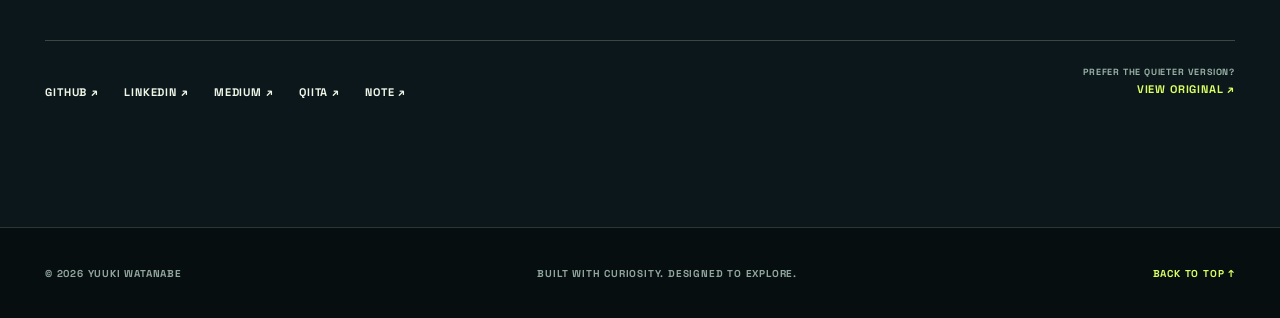
<file: bold.html>
<!doctype html>
<html lang="en">
<head>
  <meta charset="utf-8">
  <meta name="viewport" content="width=device-width, initial-scale=1">
  <meta name="theme-color" content="#e8ecdf">
  <meta name="description" content="Yuuki Watanabe — research at the edge of physics, detector electronics and scientific computing. An experimental portfolio.">
  <meta property="og:title" content="Yuuki Watanabe — The Invisible Is Not Unknowable">
  <meta property="og:description" content="Physics. Electronics. Exploration. An experimental research portfolio.">
  <meta property="og:type" content="website">
  <meta property="og:url" content="https://y-watanabe11.github.io/bold.html">
  <link rel="canonical" href="https://y-watanabe11.github.io/bold.html">
  <meta property="og:site_name" content="Yuuki Watanabe">
  <meta property="og:image" content="https://y-watanabe11.github.io/og/home.png">
  <meta property="og:image:width" content="1200">
  <meta property="og:image:height" content="630">
  <meta property="og:image:alt" content="Yuuki Watanabe — Exploring the universe. Building the tools to understand it.">
  <meta name="twitter:card" content="summary_large_image">
  <link rel="icon" href="/favicon.ico" sizes="32x32">
  <link rel="icon" href="/favicon.svg" type="image/svg+xml">
  <link rel="apple-touch-icon" href="/apple-touch-icon.png">
  <link rel="preconnect" href="https://fonts.googleapis.com">
  <link rel="preconnect" href="https://fonts.gstatic.com" crossorigin>
  <link href="https://fonts.googleapis.com/css2?family=DM+Sans:wght@400;500;600;700&family=Space+Grotesk:wght@400;500;600;700&family=Instrument+Serif:ital@0;1&display=swap" rel="stylesheet">
  <link rel="stylesheet" href="bold.css">
  <link rel="stylesheet" href="bold-enhance.css">
  <script src="bold.js" defer></script>
  <script src="bold-enhance.js" defer></script>
  <title>Yuuki Watanabe — Experimental Research Portfolio</title>
</head>
<body>
  <a class="skip-link" href="#main">Skip to content</a>
  <div class="scroll-progress" aria-hidden="true"></div>
  <header class="site-nav" id="top">
    <div class="nav-inner">
      <a href="#top" class="brand" aria-label="Yuuki Watanabe, back to top">
        <span class="brand-square">YW<span>.</span></span>
        <span class="brand-label">YUUKI WATANABE<br><small>PHYSICS × ENGINEERING</small></span>
      </a>
      <nav class="nav-links" aria-label="Primary navigation">
        <a href="#work">Work <span>03</span></a>
        <a href="#approach">Approach</a>
        <a href="#about">About</a>
      </nav>
      <div class="nav-actions">
        <button class="motion-switch" type="button" aria-pressed="false" aria-label="Pause decorative animation"><span class="motion-switch-led" aria-hidden="true"></span><span class="motion-switch-label">PAUSE MOTION</span></button>
        <a class="nav-back" href="index.html" aria-label="Open original site">ORIGINAL <span aria-hidden="true">↗</span></a>
      </div>
    </div>
  </header>

  <main id="main">
    <section class="hero" id="home" aria-labelledby="hero-title">
      <div class="hero-grid-lines" aria-hidden="true"></div>
      <div class="hero-main container-wide">
        <div class="hero-copy">
          <p class="overline"><span class="overline-dot"></span> INDEPENDENT THINKING / REAL INSTRUMENTS / 2026</p>
          <div class="hero-system-line" aria-hidden="true"><span>OBSERVE</span><i></i><span>DESIGN</span><i></i><span>DECODE</span><span class="hero-system-id">° 00—01</span></div>
          <h1 id="hero-title"><span>THE</span><span class="outlined">INVISIBLE</span><span>IS NOT</span><span class="hero-last"><em>UNKNOWABLE.</em></span></h1>
          <p class="hero-intro">I design ways to turn the unseen into something measurable — from silicon circuits to cosmic X-rays.</p>
          <div class="hero-cta">
            <a class="pill-link pill-dark" href="#work"><span>EXPLORE THE WORK</span><span class="pill-arrow" aria-hidden="true">↗</span></a>
            <span class="hero-cue">SCROLL TO ENTER THE LAB <span aria-hidden="true">↓</span></span>
          </div>
        </div>
        <div class="hero-visual-wrap">
          <div class="hero-visual" role="img" aria-label="Abstract scientific instrument surrounded by elliptical orbits, particle signals and measurement rings">
            <span class="hero-scan-band" aria-hidden="true"></span>
            <span class="hero-coordinates" aria-hidden="true">α 27.6° / δ +38.1°</span>
            <span class="visual-topline"><span>FIELD / 001</span><span class="visual-dot"></span><span>LIVE OBSERVATION</span></span>
            <svg viewBox="0 0 560 620" class="hero-art" xmlns="http://www.w3.org/2000/svg" aria-hidden="true" focusable="false">
              <defs>
                <radialGradient id="bold-glow"><stop offset="0" stop-color="#caff6b" stop-opacity=".32"/><stop offset="1" stop-color="#caff6b" stop-opacity="0"/></radialGradient>
                <linearGradient id="bold-chip" x1="0" y1="0" x2="1" y2="1"><stop stop-color="#273e48"/><stop offset="1" stop-color="#0c1b25"/></linearGradient>
                <linearGradient id="bold-ring" x1="0" y1="0" x2="1" y2="1"><stop stop-color="#d9ff62" stop-opacity=".95"/><stop offset=".45" stop-color="#bdeae4" stop-opacity=".18"/><stop offset="1" stop-color="#d9ff62" stop-opacity=".64"/></linearGradient>
              </defs>
              <circle cx="280" cy="302" r="252" fill="url(#bold-glow)"/>
              <g fill="none" stroke="#d6edda" stroke-opacity=".13">
                <circle cx="280" cy="302" r="210"/><circle cx="280" cy="302" r="154"/><circle cx="280" cy="302" r="97"/>
                <path d="M280 7v596M0 302h560M70 92l420 420M490 92L70 512" stroke-dasharray="2 10"/>
              </g>
              <g class="orbit orbit-one" fill="none">
                <ellipse cx="280" cy="302" rx="255" ry="97" stroke="url(#bold-ring)" stroke-width="2.7" transform="rotate(-33 280 302)"/>
                <circle cx="77" cy="148" r="7" fill="#d9ff62"/><circle cx="77" cy="148" r="16" stroke="#d9ff62" opacity=".35"/>
              </g>
              <g class="orbit orbit-two" fill="none">
                <ellipse cx="280" cy="302" rx="130" ry="256" stroke="#b7d7d4" opacity=".64" stroke-width="1.6" stroke-dasharray="5 11" transform="rotate(24 280 302)"/>
                <circle cx="398" cy="480" r="4.8" fill="#bbdbff"/>
              </g>
              <g class="orbit orbit-three" fill="none" stroke="#d9ff62" stroke-opacity=".46">
                <ellipse cx="280" cy="302" rx="178" ry="154" stroke-dasharray="2 17" stroke-width="3"/>
              </g>
              <g class="hero-chip">
                <path d="M197 224h166v160H197z" fill="url(#bold-chip)" stroke="#e0ffc0" stroke-width="3"/>
                <rect x="219" y="246" width="122" height="116" rx="5" fill="#2d5556" stroke="#c8ff8d" stroke-width="1.7"/>
                <g class="chip-traces" stroke="#d8ff88" stroke-linecap="square" fill="none" stroke-width="3">
                  <path d="M225 289h22l22 22h30l23-26"/><path d="M235 333h25l17-16h40"/>
                </g>
                <g stroke="#a1c7b5" stroke-width="4"><path d="M182 251h15M182 282h15M182 314h15M182 345h15M363 251h15M363 282h15M363 314h15M363 345h15M232 209v15M280 209v15M327 209v15M232 384v15M280 384v15M327 384v15"/></g>
                <circle cx="280" cy="302" r="16" fill="#d9ff62" fill-opacity=".12" stroke="#d9ff62" stroke-width="2"/><circle class="chip-heart" cx="280" cy="302" r="5.7" fill="#d9ff62"/>
              </g>
              <g fill="#d8efcf" font-family="monospace" font-size="12" letter-spacing="1.8">
                <text x="39" y="260">XRAY/01</text><text x="424" y="359">SiPM/02</text><text x="52" y="485">RADIATION</text><text x="376" y="111">PHYSICS</text>
              </g>
              <g stroke="#b0cebb" stroke-opacity=".5" fill="none"><path d="M74 269h94l33 23M403 351h97M116 476l90-69M387 117l-53 76"/></g>
              <g fill="#d9ff62"><circle cx="74" cy="269" r="3"/><circle cx="500" cy="351" r="3"/><circle cx="116" cy="476" r="3"/><circle cx="387" cy="117" r="3"/></g>
            </svg>
            <span class="visual-bottomline"><span>MEASUREMENT IN PROGRESS</span><span class="visual-bars" aria-hidden="true"><i></i><i></i><i></i><i></i><i></i><i></i><i></i><i></i></span><span>∞ POSSIBILITIES</span></span>
          </div>
          <div class="floating-note note-one"><b>01 / SIGNALS</b><span>SMALL INPUTS.<br>BIG QUESTIONS.</span></div>
          <div class="floating-note note-two"><b>02 / SYSTEMS</b><span>BUILT TO<br>OBSERVE.</span></div>
        </div>
      </div>
      <div class="hero-bottom container-wide"><span>BASED IN JAPAN · TOKYO UNIVERSITY OF SCIENCE</span><span>PHYSICS, ELECTRONICS & SCIENTIFIC SOFTWARE</span><span>↓ 001 — 004</span></div>
    </section>

    <div class="marquee-band" aria-label="Physics, electronics, exploration">
      <div class="marquee-track" aria-hidden="true">
        <span>PHYSICS <b>✳</b> ELECTRONICS <b>✳</b> EXPLORATION <b>✳</b></span>
        <span>PHYSICS <b>✳</b> ELECTRONICS <b>✳</b> EXPLORATION <b>✳</b></span>
        <span>PHYSICS <b>✳</b> ELECTRONICS <b>✳</b> EXPLORATION <b>✳</b></span>
        <span>PHYSICS <b>✳</b> ELECTRONICS <b>✳</b> EXPLORATION <b>✳</b></span>
      </div>
    </div>

    <section class="manifesto section-pad" id="thinking">
      <div class="container-wide manifesto-grid">
        <div class="section-rail" data-reveal><span class="rail-marker">01 — THE IDEA</span><span class="rail-line" aria-hidden="true"></span><span class="rail-aside">A PRACTICE IN MAKING THE INVISIBLE VISIBLE</span></div>
        <div class="manifesto-main">
          <p class="micro-label" data-reveal><span class="square-dot"></span> RESEARCH AS A WAY OF SEEING</p>
          <h2 class="manifesto-heading" data-reveal>Curiosity isn't enough.<br>We need the <em>instruments</em><br>to see further.</h2>
          <div class="manifesto-lower" data-reveal>
            <p>My research moves between astrophysics, detector electronics and software. Different scales, the same question: how can we measure something that was previously out of reach?</p>
            <div class="manifesto-asterisk" aria-hidden="true">✳</div>
          </div>
        </div>
      </div>
    </section>

    <section class="work" id="work" aria-labelledby="work-title">
      <div class="container-wide">
        <div class="work-heading" data-reveal>
          <div><p class="work-eyebrow">02 / SELECTED WORK</p><h2 id="work-title">THREE WAYS<br>TO <em>EXPLORE.</em></h2></div>
          <p>From the smallest electronic signal to the most distant X-ray photons — three distinct approaches to measurement.</p>
        </div>

        <article class="work-case case-satori" data-reveal data-glow>
          <div class="work-copy">
            <div class="work-topline"><span>01 / ANALOG & MIXED-SIGNAL</span><span>2026 / RESEARCH</span></div>
            <div class="work-maincopy"><span class="work-index">PROJECT 001</span><h3>SATORI<span class="title-period">.</span></h3><p>At the boundary of photons and silicon: developing compact custom analog readout electronics for SiPM detectors.</p>
              <div class="work-tags"><span>ANALOG ASIC</span><span>SiPM</span><span>READOUT</span></div>
            </div>
            <a class="work-link" href="research/satori-bold.html"><span>ENTER PROJECT</span><span class="round-arrow" aria-hidden="true">↗</span></a>
          </div>
          <div class="case-visual case-visual-satori" role="img" aria-label="Illustrated integrated circuit with glowing signal paths">
            <svg viewBox="0 0 600 470" xmlns="http://www.w3.org/2000/svg" aria-hidden="true" focusable="false">
              <defs><linearGradient id="s-chip" x2="1" y2="1"><stop stop-color="#2c5f63"/><stop offset="1" stop-color="#142a42"/></linearGradient></defs>
              <g stroke="#bfffe8" stroke-opacity=".22" fill="none"><circle cx="300" cy="239" r="190"/><circle cx="300" cy="239" r="150" stroke-dasharray="4 8"/><path d="M0 239h600M300 0v470" stroke-dasharray="3 13"/></g>
              <g stroke="#95e3c9" stroke-width="2" fill="none"><path d="M0 80h148l72 89M600 80H452l-72 89M0 396h148l72-90M600 396H452l-72-90M300 0v151M300 323v147"/></g>
              <g class="signal-lines" stroke="#d9ff62" stroke-width="3" fill="none" stroke-linecap="round"><path d="M0 80h148l72 89M600 80H452l-72 89M0 396h148l72-90M600 396H452l-72-90M300 0v151M300 323v147"/></g>
              <rect x="213" y="147" width="174" height="185" rx="22" fill="url(#s-chip)" stroke="#baffdd" stroke-width="2.5"/>
              <rect x="240" y="173" width="120" height="130" rx="8" fill="#295766" stroke="#d9ffbb" stroke-width="2"/>
              <g fill="none" stroke="#dbffc5" stroke-width="2.4"><circle cx="300" cy="239" r="26"/><path d="M265 239h70M300 203v72"/></g>
              <circle cx="300" cy="239" r="5" fill="#d9ff62"/>
              <g fill="#d8ffcc" font-family="monospace" letter-spacing="2" font-size="12"><text x="42" y="69">INPUT</text><text x="479" y="69">OUTPUT</text><text x="248" y="382">ANALOG / IC</text></g>
            </svg>
            <span class="visual-caption">FIG 01 / DETECTOR FRONT END</span><span class="corner-mark">S—01</span>
            <div class="case-instrument-panel" aria-label="Interactive satori visualization">
              <button type="button" class="case-activate" data-case-control="satori" aria-pressed="false" aria-label="activate signal">
                <span class="case-control-icon" aria-hidden="true">↗</span>
                <span class="case-control-title">ACTIVATE SIGNAL</span>
              </button>
              <span class="case-mode" role="status" aria-live="polite">SIGNAL PATH / IDLE</span>
            </div>
          </div>
        </article>

        <article class="work-case case-xrism" data-reveal data-glow>
          <div class="work-copy">
            <div class="work-topline"><span>02 / HIGH-ENERGY ASTROPHYSICS</span><span>2026 / RESEARCH</span></div>
            <div class="work-maincopy"><span class="work-index">PROJECT 002</span><h3>XRISM<span class="title-period">.</span></h3><p>Reading extreme cosmic environments through high-resolution X-ray spectroscopy and reproducible analysis.</p>
              <div class="work-tags"><span>X-RAY ASTRONOMY</span><span>SPECTROSCOPY</span><span>PYTHON</span></div>
            </div>
            <a class="work-link" href="research/xrism-bold.html"><span>ENTER PROJECT</span><span class="round-arrow" aria-hidden="true">↗</span></a>
          </div>
          <div class="case-visual case-visual-xrism" role="img" aria-label="Abstract X-ray observation satellite with blue solar panels and orbit arcs">
            <svg viewBox="0 0 600 470" xmlns="http://www.w3.org/2000/svg" aria-hidden="true" focusable="false">
              <defs><linearGradient id="x-sol" x2="1" y2="1"><stop stop-color="#6186dc"/><stop offset="1" stop-color="#263861"/></linearGradient><linearGradient id="x-metal" x2="1" y2="1"><stop stop-color="#fff4d3"/><stop offset="1" stop-color="#b29eab"/></linearGradient></defs>
              <g class="xrism-orbit-art" fill="none" stroke="#a5c4ff" opacity=".35"><ellipse cx="300" cy="239" rx="268" ry="132" stroke-width="1.5" transform="rotate(-28 300 239)"/><circle cx="300" cy="239" r="206" stroke-dasharray="4 11"/></g>
              <g fill="#d5e9ff"><circle cx="82" cy="62" r="2"/><circle cx="526" cy="85" r="2"/><circle cx="540" cy="384" r="1.5"/><path d="M485 41v18M476 50h18" fill="none" stroke="#d5e9ff" stroke-width="1.5"/></g>
              <g transform="rotate(-10 300 235)">
                <path d="M41 178L231 164L239 297L47 319Z" fill="url(#x-sol)" stroke="#b0d8ff" stroke-width="3"/>
                <path d="M369 164L558 183L552 319L361 297Z" fill="url(#x-sol)" stroke="#b0d8ff" stroke-width="3"/>
                <g stroke="#b6d8f7" stroke-opacity=".61" stroke-width="2"><path d="M84 175l6 138M133 172l5 135M182 169l5 134M45 224l190-10M46 267l192-12M411 168l-5 135M457 175l-4 136M504 178l-4 137M365 219l190 14M363 258l190 17"/></g>
                <path d="M231 230h36M334 230h35" stroke="#cee6ff" stroke-width="6"/>
                <path d="M266 171L339 165L366 283L291 299Z" fill="url(#x-metal)" stroke="#fff2d8" stroke-width="3"/>
                <path d="M266 171L282 128h43l14 37" fill="#b4d2e4" stroke="#f4f8ff" stroke-width="2"/>
                <ellipse cx="303" cy="129" rx="23" ry="10" fill="#b5d1e8" stroke="#f1f7ff" stroke-width="2"/>
                <ellipse cx="303" cy="129" rx="13" ry="5" fill="#1b3151" stroke="#b3dfff" stroke-width="2"/>
                <path d="M275 206l72-7M283 244l73-6M291 282l70-6" stroke="#fff7e5" stroke-width="1.5"/>
              </g>
              <path class="xray-beam" d="M310 105L447 40" fill="none" stroke="#d2f1ff" stroke-width="2" stroke-dasharray="8 13"/>
              <circle cx="447" cy="40" r="7" fill="#e5f5ff"/><circle class="xrism-signal-ring" cx="447" cy="40" r="21" fill="none" stroke="#daeaff" stroke-width="2"/>
            </svg>
            <span class="visual-caption">FIG 02 / X-RAY OBSERVATORY</span><span class="corner-mark">X—02</span>
            <div class="case-instrument-panel" aria-label="Interactive xrism visualization">
              <button type="button" class="case-activate" data-case-control="xrism" aria-pressed="false" aria-label="scan x-rays">
                <span class="case-control-icon" aria-hidden="true">↗</span>
                <span class="case-control-title">SCAN X-RAYS</span>
              </button>
              <span class="case-mode" role="status" aria-live="polite">SCAN MODE / IDLE</span>
            </div>
          </div>
        </article>

        <article class="work-case case-lunar" data-reveal data-glow>
          <div class="work-copy">
            <div class="work-topline"><span>03 / SPACE INSTRUMENTATION</span><span>2026 / RESEARCH</span></div>
            <div class="work-maincopy"><span class="work-index">PROJECT 003</span><h3>LUNAR—<br>RICHES<span class="title-period">.</span></h3><p>Exploring charged-particle detection and silicon tracking for measurements beyond Earth.</p>
              <div class="work-tags"><span>DSSD</span><span>PARTICLE PHYSICS</span><span>LUNAR SCIENCE</span></div>
            </div>
            <a class="work-link" href="research/lunar-riches-bold.html"><span>ENTER PROJECT</span><span class="round-arrow" aria-hidden="true">↗</span></a>
          </div>
          <div class="case-visual case-visual-lunar" role="img" aria-label="Rose-tinted moon, glowing particle trajectories and a silicon detector">
            <svg viewBox="0 0 600 470" xmlns="http://www.w3.org/2000/svg" aria-hidden="true" focusable="false">
              <defs><radialGradient id="l-surface" cx="35%" cy="28%" r="84%"><stop stop-color="#ffe1c5"/><stop offset=".6" stop-color="#cb9db0"/><stop offset="1" stop-color="#85718f"/></radialGradient><clipPath id="l-clip"><circle cx="284" cy="233" r="167"/></clipPath></defs>
              <g fill="none" stroke="#f5cbcc" stroke-opacity=".35"><circle cx="284" cy="233" r="207" stroke-dasharray="5 11"/><path d="M-20 352C178 28 379 33 624 273"/></g>
              <circle cx="284" cy="233" r="167" fill="url(#l-surface)" stroke="#ffe8d1" stroke-width="2"/>
              <g clip-path="url(#l-clip)"><path d="M131 235C223 290 218 350 349 404L424 464L100 464Z" fill="#6a668b" opacity=".22"/><g fill="#958094" opacity=".35" stroke="#ffe4d0" stroke-opacity=".3"><circle cx="220" cy="155" r="29"/><circle cx="342" cy="257" r="43"/><circle cx="240" cy="331" r="23"/><circle cx="354" cy="146" r="15"/><circle cx="164" cy="247" r="14"/></g></g>
              <g fill="none" stroke-linecap="round">
                <path d="M0 110C170 70 335 170 600 345" stroke="#ffdcc1" opacity=".4" stroke-width="2"/>
                <path class="particle-beam particle-one" d="M0 110C170 70 335 170 600 345" stroke="#fff0ad" stroke-width="4"/>
                <path d="M0 408C220 325 371 370 600 84" stroke="#bde5e6" opacity=".45" stroke-width="2"/>
                <path class="particle-beam particle-two" d="M0 408C220 325 371 370 600 84" stroke="#c8fff1" stroke-width="4"/>
              </g>
              <g transform="translate(472 277)"><path d="M0 0L35-12V98L0 110Z" fill="#45536f" stroke="#d1e4ef" stroke-width="2.5"/><path d="M19-6L54-19V91L19 103Z" fill="#71829e" stroke="#ffe1ce" stroke-width="2.5"/><path d="M31-11V99M43-15V94M19 31L54 18M19 64L54 51" stroke="#fce2d7" stroke-width="1.7" opacity=".65"/><circle class="detector-ring" cx="35" cy="42" r="12" fill="none" stroke="#c7ffe9" stroke-width="2"/><circle cx="35" cy="42" r="4" fill="#d6ffee"/></g>
            </svg>
            <span class="visual-caption">FIG 03 / PARTICLE TRACKING</span><span class="corner-mark">L—03</span>
            <div class="case-instrument-panel" aria-label="Interactive lunar-riches visualization">
              <button type="button" class="case-activate" data-case-control="lunar" aria-pressed="false" aria-label="trace particles">
                <span class="case-control-icon" aria-hidden="true">↗</span>
                <span class="case-control-title">TRACE PARTICLES</span>
              </button>
              <span class="case-mode" role="status" aria-live="polite">TRACK MODE / IDLE</span>
            </div>
          </div>
        </article>
      </div>
    </section>

    <section class="approach section-pad" id="approach">
      <div class="container-wide">
        <div class="approach-top" data-reveal><span class="rail-marker">03 — THE PRACTICE</span><p>One way of thinking.<br>Three working languages.</p></div>
        <div class="approach-title" data-reveal><h2>ASK.<br><em>BUILD.</em><br>MEASURE.</h2><span class="approach-side">FROM THEORY TO HARDWARE TO DATA <span aria-hidden="true">↘</span></span></div>
        <div class="approach-grid">
          <div class="approach-item" data-reveal><span class="approach-no">01 / PHYSICS</span><h3>Understand<br>the question.</h3><p>Start with the physical process and what an instrument must reveal.</p><span class="approach-glyph" aria-hidden="true">◌</span></div>
          <div class="approach-item" data-reveal><span class="approach-no">02 / ENGINEERING</span><h3>Design<br>the instrument.</h3><p>Connect detectors, analog electronics and real-world measurement constraints.</p><span class="approach-glyph" aria-hidden="true">⌗</span></div>
          <div class="approach-item" data-reveal><span class="approach-no">03 / COMPUTING</span><h3>Make sense<br>of the data.</h3><p>Use reproducible software to turn observations into testable findings.</p><span class="approach-glyph" aria-hidden="true">↗</span></div>
        </div>
      </div>
    </section>

    <section class="about section-pad" id="about">
      <div class="about-orbit" aria-hidden="true"><span></span><span></span><span></span></div>
      <div class="container-wide about-grid">
        <div class="about-left" data-reveal><p class="about-kicker">04 / WHO'S ASKING?</p><h2>I'M YUUKI<br><em>WATANABE.</em></h2></div>
        <div class="about-right" data-reveal>
          <p class="about-big">A researcher and engineer working between what we can observe and what we still need to invent.</p>
          <p>I'm a master's student at Tokyo University of Science. My interests include radiation detector development, custom analog ASICs, X-ray astronomy and scientific software.</p>
          <div class="about-foot"><span>NOW / TOKYO UNIVERSITY OF SCIENCE</span><a href="index.html#about">MORE ABOUT ME <span aria-hidden="true">↗</span></a></div>
        </div>
      </div>
    </section>

    <section class="contact section-pad" id="contact">
      <div class="container-wide">
        <p class="contact-label" data-reveal>THE NEXT INTERESTING QUESTION STARTS WITH A CONVERSATION.</p>
        <a class="contact-headline" href="index.html#contact" data-reveal aria-label="Send an email to discuss research collaboration">LET'S MAKE<br><em>SOMETHING</em><br>MEANINGFUL<span class="contact-headline-arrow" aria-hidden="true">↗</span></a>
        <div class="contact-bottom">
          <div class="contact-links" aria-label="Professional profiles">
            <a href="https://github.com/Y-Watanabe11" target="_blank" rel="noopener noreferrer">GITHUB ↗</a>
            <a href="https://www.linkedin.com/in/yuuki-watanabe-51b71733a/" target="_blank" rel="noopener noreferrer">LINKEDIN ↗</a>
            <a href="https://medium.com/@watanabe42463" target="_blank" rel="noopener noreferrer">MEDIUM ↗</a>
            <a href="https://qiita.com/Y-Watanabe11" target="_blank" rel="noopener noreferrer">QIITA ↗</a>
            <a href="https://note.com/y_watanabe_11" target="_blank" rel="noopener noreferrer">NOTE ↗</a>
          </div>
          <a class="contact-original" href="index.html">PREFER THE QUIETER VERSION? <span>VIEW ORIGINAL ↗</span></a>
        </div>
      </div>
    </section>
  </main>

  <footer class="footer"><div class="container-wide footer-inner"><span>© <span id="year">2026</span> YUUKI WATANABE</span><span>BUILT WITH CURIOSITY. DESIGNED TO EXPLORE.</span><a href="#top">BACK TO TOP ↑</a></div></footer>
</body>
</html>
</file>
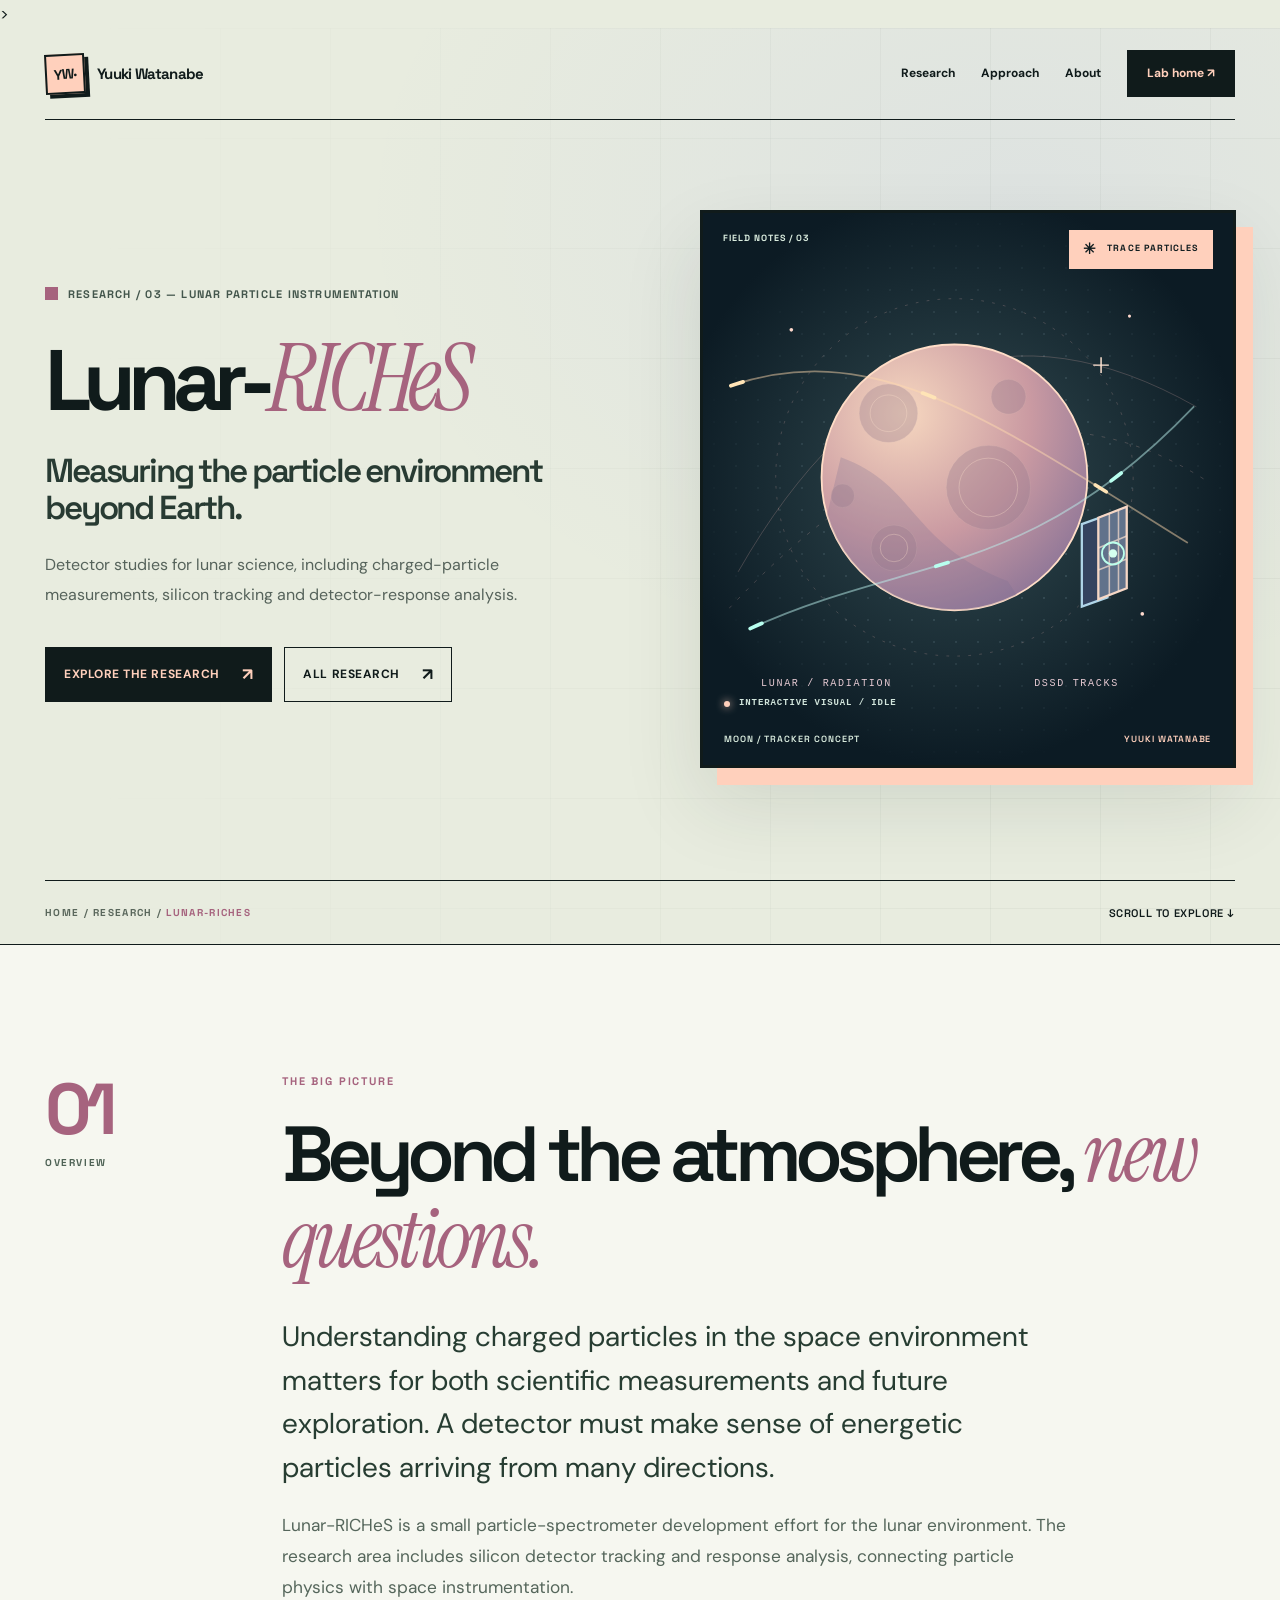
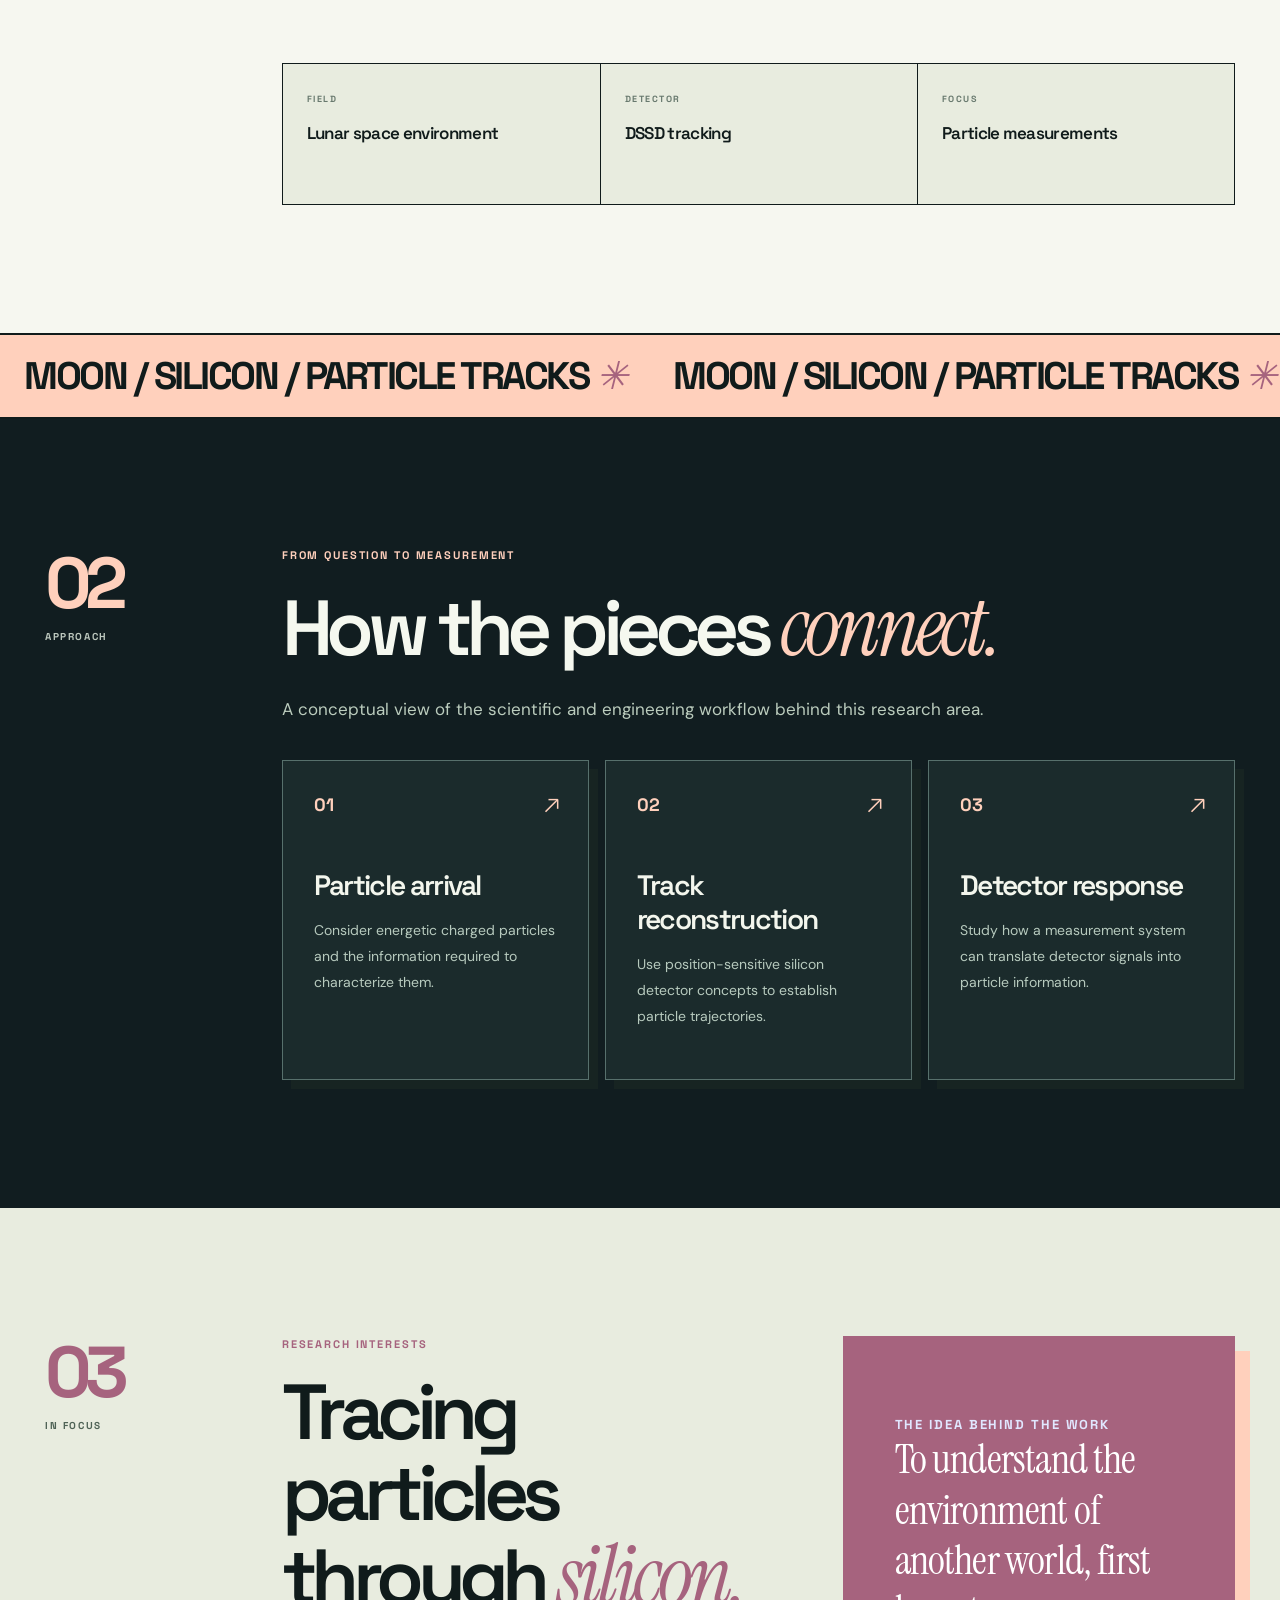
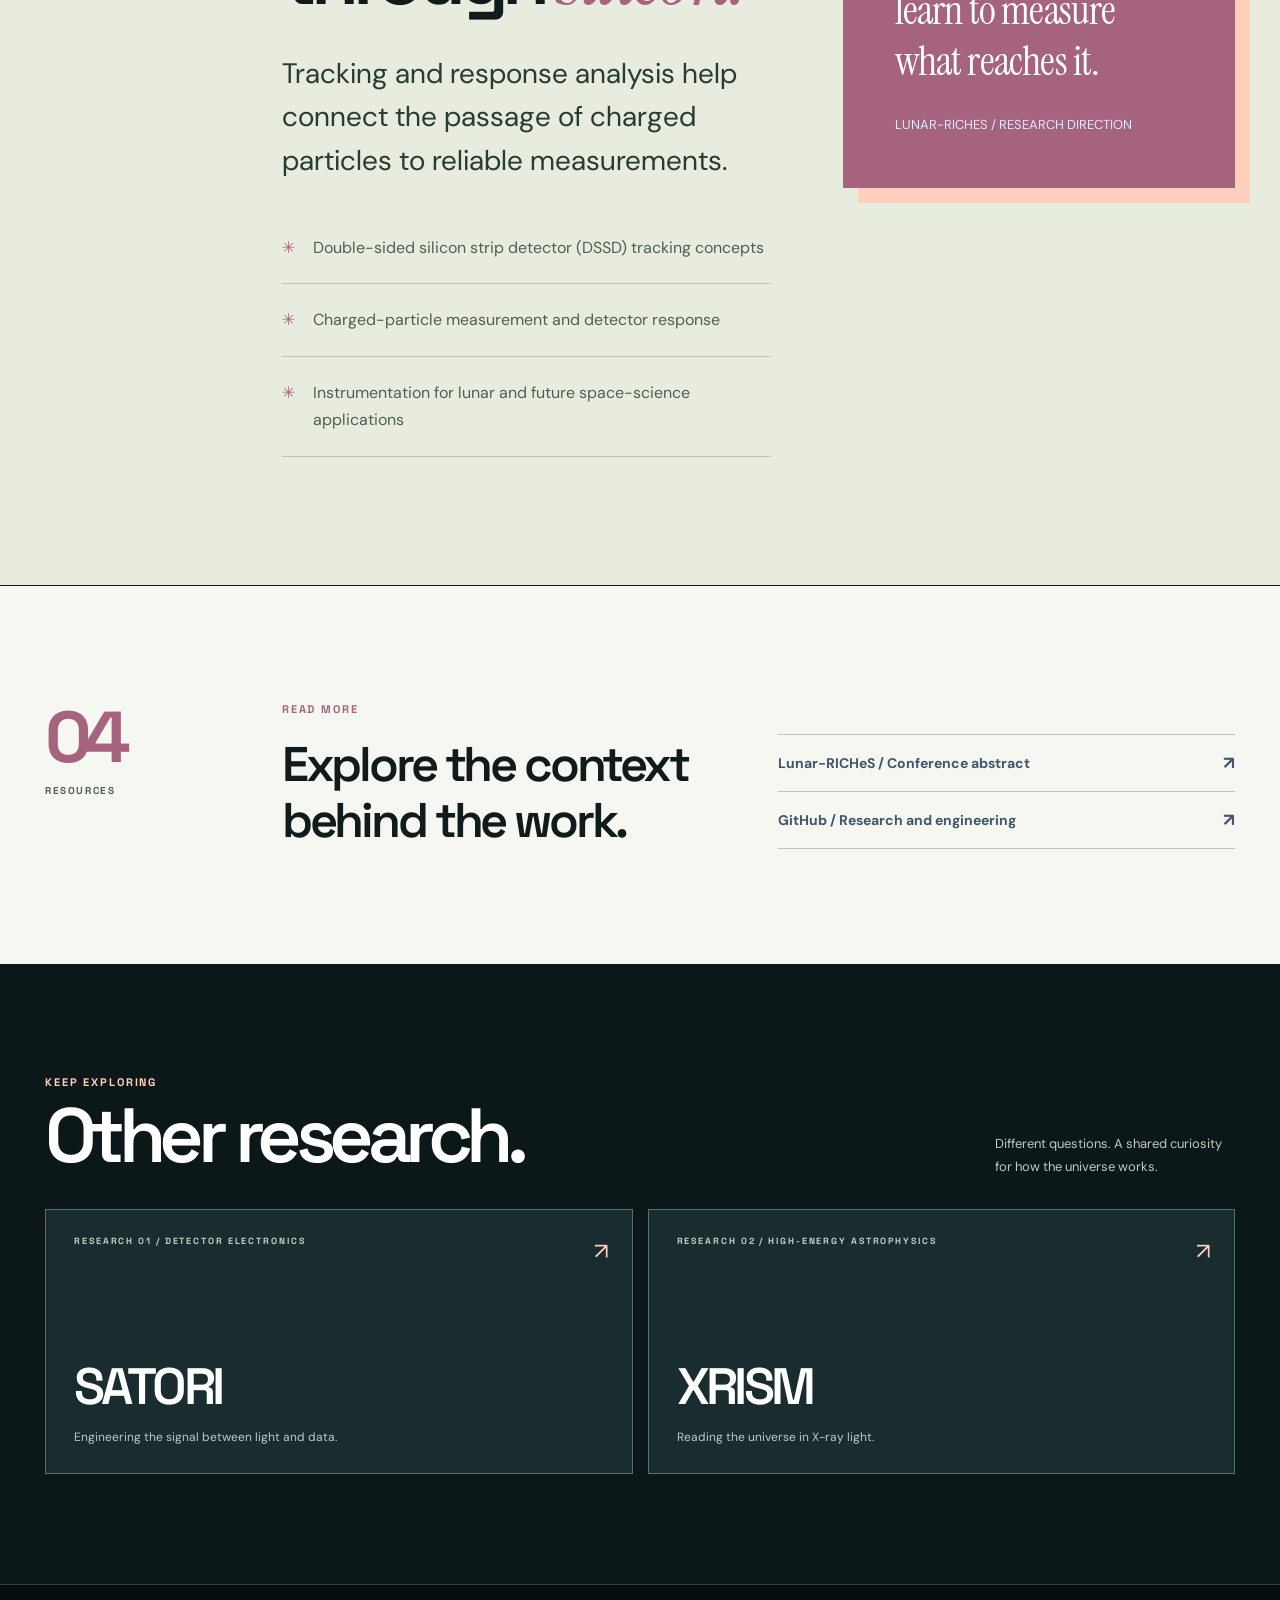
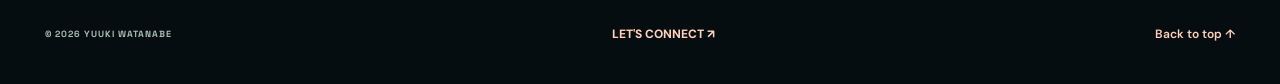
<file: research/lunar-riches-bold.html>
<!doctype html>
<html lang="en">
<head>
<meta charset="utf-8"><meta name="viewport" content="width=device-width, initial-scale=1">
<meta name="theme-color" content="#0a1224">
<meta name="description" content="Detector studies for lunar science, including charged-particle measurements, silicon tracking and detector-response analysis.">
<meta property="og:type" content="article"><meta property="og:title" content="Lunar-RICHeS | Yuuki Watanabe">
<meta property="og:description" content="Measuring the particle environment beyond Earth."><meta property="og:url" content="https://y-watanabe11.github.io/research/lunar-riches-bold.html">
<link rel="canonical" href="https://y-watanabe11.github.io/research/lunar-riches-bold.html">
<meta property="og:site_name" content="Yuuki Watanabe">
<meta property="og:image" content="https://y-watanabe11.github.io/og/lunar-riches.png">
<meta property="og:image:width" content="1200">
<meta property="og:image:height" content="630">
<meta property="og:image:alt" content="Lunar-RICHeS — Measuring the particle environment beyond Earth.">
<meta name="twitter:card" content="summary_large_image">
<link rel="icon" href="/favicon.ico" sizes="32x32">
<link rel="icon" href="/favicon.svg" type="image/svg+xml">
<link rel="apple-touch-icon" href="/apple-touch-icon.png">
<link rel="preconnect" href="https://fonts.googleapis.com"><link rel="preconnect" href="https://fonts.gstatic.com" crossorigin>
<link href="https://fonts.googleapis.com/css2?family=DM+Sans:wght@400;500;600;700&family=Space+Grotesk:wght@400;500;600;700&family=Instrument+Serif:ital@0;1&display=swap" rel="stylesheet">
<link rel="stylesheet" href="research.css">
<link rel="stylesheet" href="bold-detail.css">
<script src="bold-detail.js" defer></script>>
<title>Lunar-RICHeS — Bold Research | Yuuki Watanabe</title>
</head>
<body class="theme-lunar bold-detail">
<a class="r-skip" href="#main">Skip to content</a>
<div class="lab-detail-progress" aria-hidden="true"></div>
<div class="r-hero-region" id="top">
<header class="r-shell r-nav">
<a class="r-brand" href="../bold.html" aria-label="Yuuki Watanabe bold portfolio"><span class="r-brand-symbol">YW·</span><span>Yuuki Watanabe</span></a>
<nav class="r-navlinks" aria-label="Main navigation"><a href="../bold.html#work">Research</a><a href="../bold.html#approach">Approach</a><a href="../bold.html#about">About</a><a class="r-nav-pill" href="../bold.html#contact">Lab home ↗</a></nav>
</header>
<div class="r-shell">
<section class="r-hero" aria-labelledby="research-title">
<div class="r-hero-copy">
<p class="r-eyebrow">RESEARCH / 03 — LUNAR PARTICLE INSTRUMENTATION</p>
<h1 id="research-title" data-long="true">Lunar-<em>RICHeS</em></h1>
<h2 class="r-hero-subtitle">Measuring the particle environment beyond Earth.</h2>
<p class="r-hero-description">Detector studies for lunar science, including charged-particle measurements, silicon tracking and detector-response analysis.</p>
<div class="r-hero-actions"><a class="r-button primary" href="#overview">Explore the research <span class="r-arrow" aria-hidden="true">↗</span></a><a class="r-button ghost" href="../bold.html#work">All research <span class="r-arrow" aria-hidden="true">↗</span></a></div>
</div>
<div class="r-hero-art" role="group" aria-label="LUNAR PARTICLE DETECTION illustration">
<span class="r-figure-label">FIELD NOTES / 03</span>
<button type="button" class="lab-art-control" aria-pressed="false" aria-label="Intensify the illustration animation"><span aria-hidden="true">✳</span> TRACE PARTICLES</button>
<svg class="r-art-moon" viewBox="0 0 520 520" role="img" aria-label="Moon, particle tracks and a layered silicon detector">
 <defs><radialGradient id="lmoon" cx="31%" cy="26%" r="85%"><stop stop-color="#f6d7bf"/><stop offset=".56" stop-color="#ca9aa2"/><stop offset="1" stop-color="#8b7497"/></radialGradient><clipPath id="lclip"><circle cx="246" cy="247" r="145"/></clipPath></defs>
 <g fill="none" stroke="#f5bfb8" stroke-opacity=".24"><circle cx="246" cy="247" r="195" stroke-dasharray="3 9"/><path d="M10 350Q210 0 510 170"/><path d="M0 390Q278 95 520 250" stroke-dasharray="4 9"/></g>
 <g fill="#ffd9cd"><circle cx="68" cy="86" r="2"/><circle cx="437" cy="71" r="1.7"/><circle cx="451" cy="396" r="2"/><path d="M406 116v17M397.5 124.5h17" fill="none" stroke="#ffe4d2" stroke-width="1.6"/></g>
 <circle cx="246" cy="247" r="145" fill="url(#lmoon)" stroke="#ffddc7" stroke-width="2"/>
 <g clip-path="url(#lclip)"><path d="M122 225C205 255 198 320 304 360L350 430L73 430Z" fill="#776c91" opacity=".25"/><g fill="#947a8d" opacity=".33" stroke="#ffe5d0" stroke-opacity=".3"><circle cx="174" cy="177" r="32"/><circle cx="283" cy="258" r="46"/><circle cx="180" cy="324" r="25"/><circle cx="305" cy="159" r="19"/><circle cx="124" cy="267" r="13"/></g><g fill="none" stroke="#fee3ce" stroke-opacity=".35"><circle cx="174" cy="177" r="20"/><circle cx="283" cy="258" r="32"/><circle cx="180" cy="324" r="15"/></g></g>
 <g fill="none" stroke-linecap="round"><path d="M2 147C160 93 288 186 500 318" stroke="#ffd9ae" stroke-opacity=".48" stroke-width="2"/><path d="M23 412C200 331 325 360 507 170" stroke="#bcf1ed" stroke-opacity=".5" stroke-width="2"/><path class="particle-streak" d="M2 147C160 93 288 186 500 318" stroke="#ffe4b6" stroke-width="4"/><path class="particle-streak" d="M23 412C200 331 325 360 507 170" stroke="#b8ffef" stroke-width="4"/></g>
 <g transform="translate(405 298)"><path d="M-20 0L8-10V80L-20 90Z" fill="#34435f" stroke="#b0d5e8" stroke-width="2.5"/><path d="M-2-7L29-19V70L-2 82Z" fill="#61728b" stroke="#f6d7c6" stroke-width="2.5"/><path d="M10-11V78M20-15V73M-2 26L29 13M-2 50L29 38" stroke="#fbe0d0" stroke-width="1.7" opacity=".7"/><circle cx="14" cy="32" r="12" fill="none" stroke="#bbffec" stroke-width="2"/><circle cx="14" cy="32" r="4.5" fill="#d5ffef"/></g>
 <g font-family="monospace" font-size="11" letter-spacing="1.8" fill="#e5c9d2"><text x="35" y="475">LUNAR / RADIATION</text><text x="333" y="475">DSSD TRACKS</text></g></svg>
<span class="lab-art-caption" role="status" aria-live="polite">INTERACTIVE VISUAL / IDLE</span>
<div class="r-figure-bottom"><span>MOON / TRACKER CONCEPT</span><span>YUUKI WATANABE</span></div>
</div></section>
<div class="r-hero-footer"><span class="r-crumb">HOME / RESEARCH / <span>LUNAR-RICHES</span></span><a class="r-scroll" href="#overview">SCROLL TO EXPLORE ↓</a></div>
</div></div>
<main id="main">
<section id="overview" class="r-section"><div class="r-shell r-content-grid">
<div class="r-section-index" aria-hidden="true"><strong>01</strong><span>Overview</span></div>
<div><p class="r-kicker">THE BIG PICTURE</p><h2 class="r-heading">Beyond the atmosphere, <em>new questions.</em></h2>
<div class="r-prose"><p>Understanding charged particles in the space environment matters for both scientific measurements and future exploration. A detector must make sense of energetic particles arriving from many directions.</p><p>Lunar-RICHeS is a small particle-spectrometer development effort for the lunar environment. The research area includes silicon detector tracking and response analysis, connecting particle physics with space instrumentation.</p></div>
<div class="r-info-strip" aria-label="Research at a glance"><div class="r-info-item"><span class="r-fact-label">FIELD</span><strong>Lunar space environment</strong></div><div class="r-info-item"><span class="r-fact-label">DETECTOR</span><strong>DSSD tracking</strong></div><div class="r-info-item"><span class="r-fact-label">FOCUS</span><strong>Particle measurements</strong></div></div></div>
</div></section>
<div class="lab-interlude" aria-label="MOON, SILICON, PARTICLE TRACKS"><div class="lab-interlude-track" aria-hidden="true"><span>MOON / SILICON / PARTICLE TRACKS <i>✳</i> </span><span>MOON / SILICON / PARTICLE TRACKS <i>✳</i> </span><span>MOON / SILICON / PARTICLE TRACKS <i>✳</i> </span><span>MOON / SILICON / PARTICLE TRACKS <i>✳</i> </span></div></div>
<section id="approach" class="r-section r-work-section"><div class="r-shell r-content-grid">
<div class="r-section-index" aria-hidden="true"><strong>02</strong><span>Approach</span></div>
<div><p class="r-kicker">FROM QUESTION TO MEASUREMENT</p><h2 class="r-heading">How the pieces <em>connect.</em></h2>
<p class="r-work-intro">A conceptual view of the scientific and engineering workflow behind this research area.</p>
<div class="r-steps"><article class="r-step"><span class="r-step-no">01</span><h3>Particle arrival</h3><p>Consider energetic charged particles and the information required to characterize them.</p></article>
<article class="r-step"><span class="r-step-no">02</span><h3>Track reconstruction</h3><p>Use position-sensitive silicon detector concepts to establish particle trajectories.</p></article>
<article class="r-step"><span class="r-step-no">03</span><h3>Detector response</h3><p>Study how a measurement system can translate detector signals into particle information.</p></article></div></div>
</div></section>
<section id="focus" class="r-section r-notes-section"><div class="r-shell r-content-grid">
<div class="r-section-index" aria-hidden="true"><strong>03</strong><span>In focus</span></div>
<div class="r-notes-layout"><div><p class="r-kicker">RESEARCH INTERESTS</p><h2 class="r-heading">Tracing particles through <em>silicon.</em></h2>
<div class="r-prose"><p>Tracking and response analysis help connect the passage of charged particles to reliable measurements.</p></div><ul class="r-note-list"><li>Double-sided silicon strip detector (DSSD) tracking concepts</li><li>Charged-particle measurement and detector response</li><li>Instrumentation for lunar and future space-science applications</li></ul></div>
<aside class="r-feature-panel"><p class="r-panel-head">THE IDEA BEHIND THE WORK</p><blockquote>To understand the environment of another world, first learn to measure what reaches it.</blockquote><p>LUNAR-RICHES / RESEARCH DIRECTION</p></aside>
</div></div></section>
<section class="r-resource-section" aria-label="Further reading"><div class="r-shell r-content-grid">
<div class="r-section-index" aria-hidden="true"><strong>04</strong><span>Resources</span></div>
<div class="r-resource-row"><div><p class="r-kicker">READ MORE</p><h2>Explore the context<br>behind the work.</h2></div><div class="r-resource-links"><a href="https://astro-wakate.sakura.ne.jp/ss2026/abstract_instrument/" target="_blank" rel="noopener noreferrer">Lunar-RICHeS / Conference abstract <span aria-hidden="true">↗</span></a>
<a href="https://github.com/Y-Watanabe11" target="_blank" rel="noopener noreferrer">GitHub / Research and engineering <span aria-hidden="true">↗</span></a></div></div>
</div></section>
<section class="r-explore-section" aria-labelledby="next-projects"><div class="r-shell">
<div class="r-explore-head"><div><p class="r-kicker">KEEP EXPLORING</p><h2 id="next-projects">Other research.</h2></div><p>Different questions. A shared curiosity for how the universe works.</p></div>
<div class="r-next-grid"><a class="r-next" href="satori-bold.html" style="--nextglow:#164f53"><span class="r-tag">RESEARCH 01 / DETECTOR ELECTRONICS</span><div><strong>SATORI</strong><small>Engineering the signal between light and data.</small></div><span class="next-arrow" aria-hidden="true">↗</span></a>
<a class="r-next" href="xrism-bold.html" style="--nextglow:#33416f"><span class="r-tag">RESEARCH 02 / HIGH-ENERGY ASTROPHYSICS</span><div><strong>XRISM</strong><small>Reading the universe in X-ray light.</small></div><span class="next-arrow" aria-hidden="true">↗</span></a></div>
</div></section>
</main>
<footer class="r-footer"><div class="r-shell r-footer-inner"><span class="r-footer-note">© <span id="year">2026</span> YUUKI WATANABE</span><a class="lab-back-home" href="../bold.html#contact">LET'S CONNECT ↗</a><a href="#top">Back to top ↑</a></div></footer>
<script>document.getElementById('year').textContent=new Date().getFullYear();</script>
</body></html>
</file>
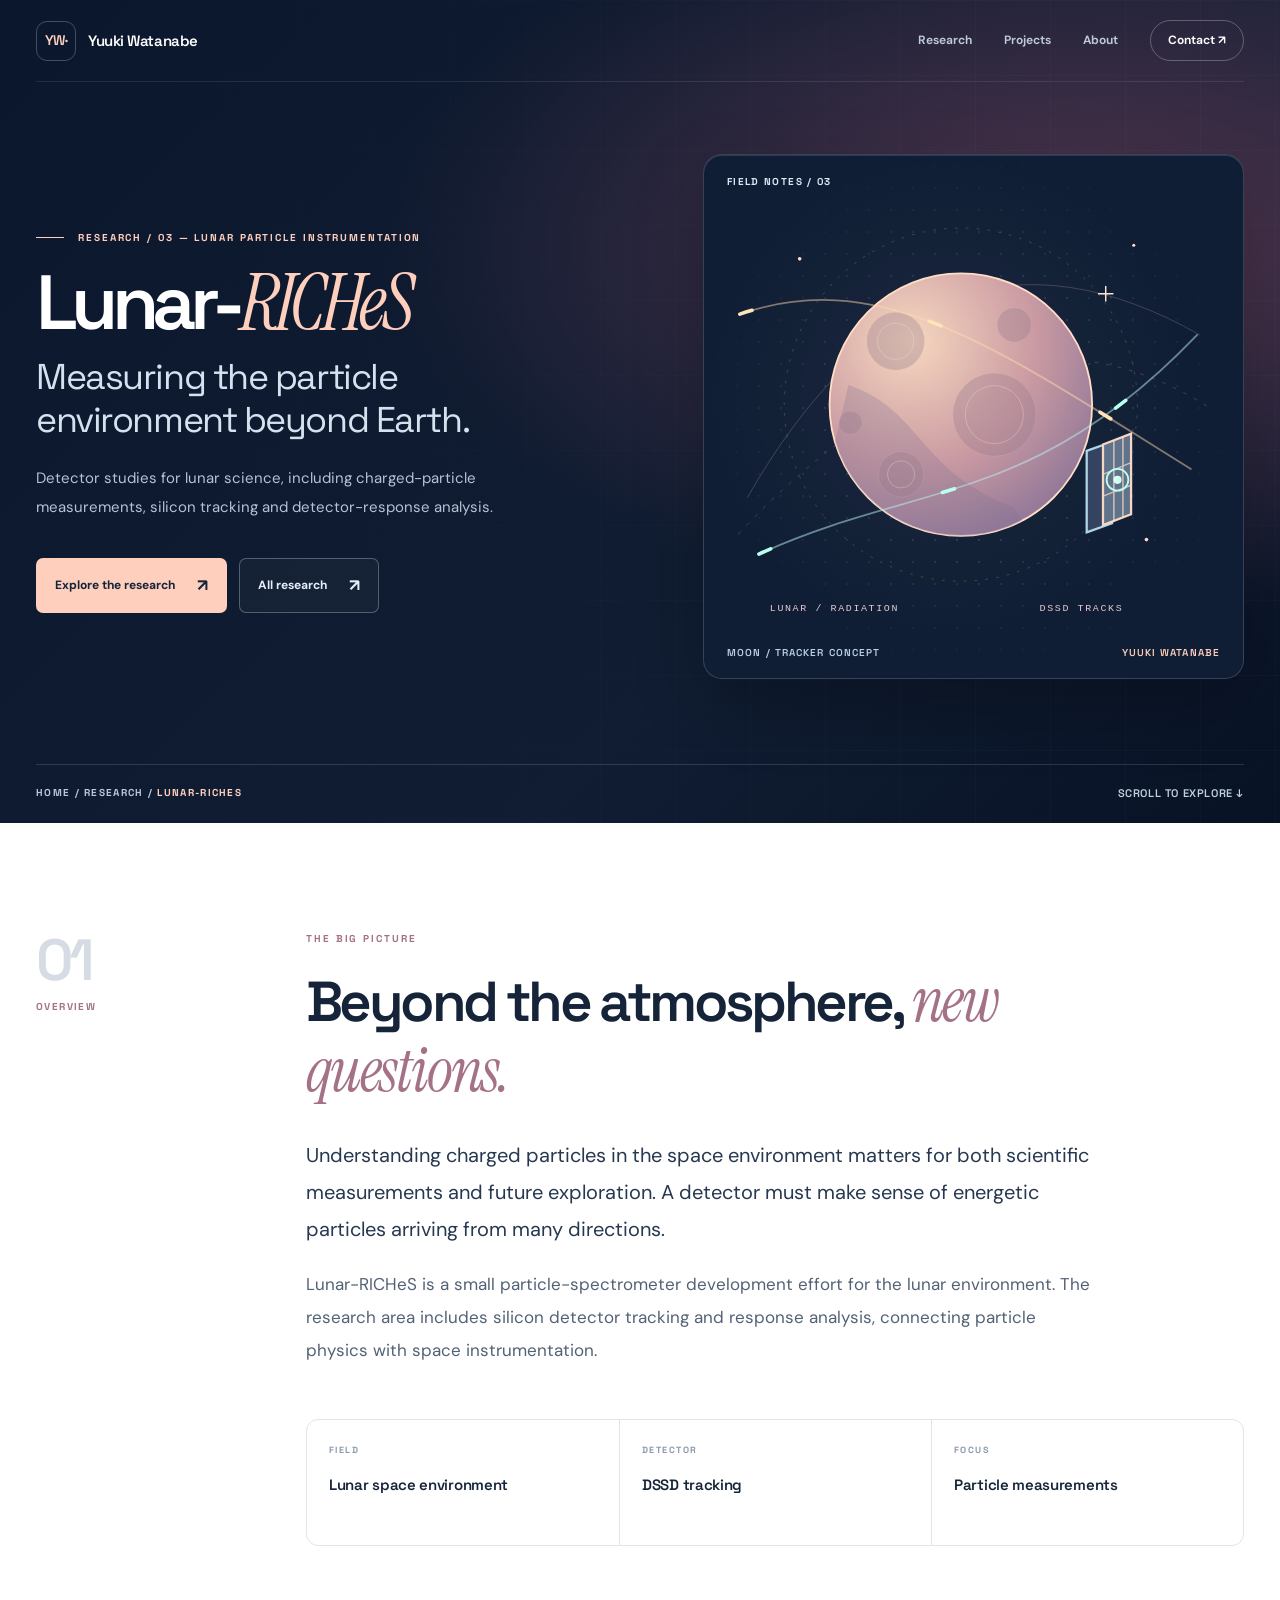
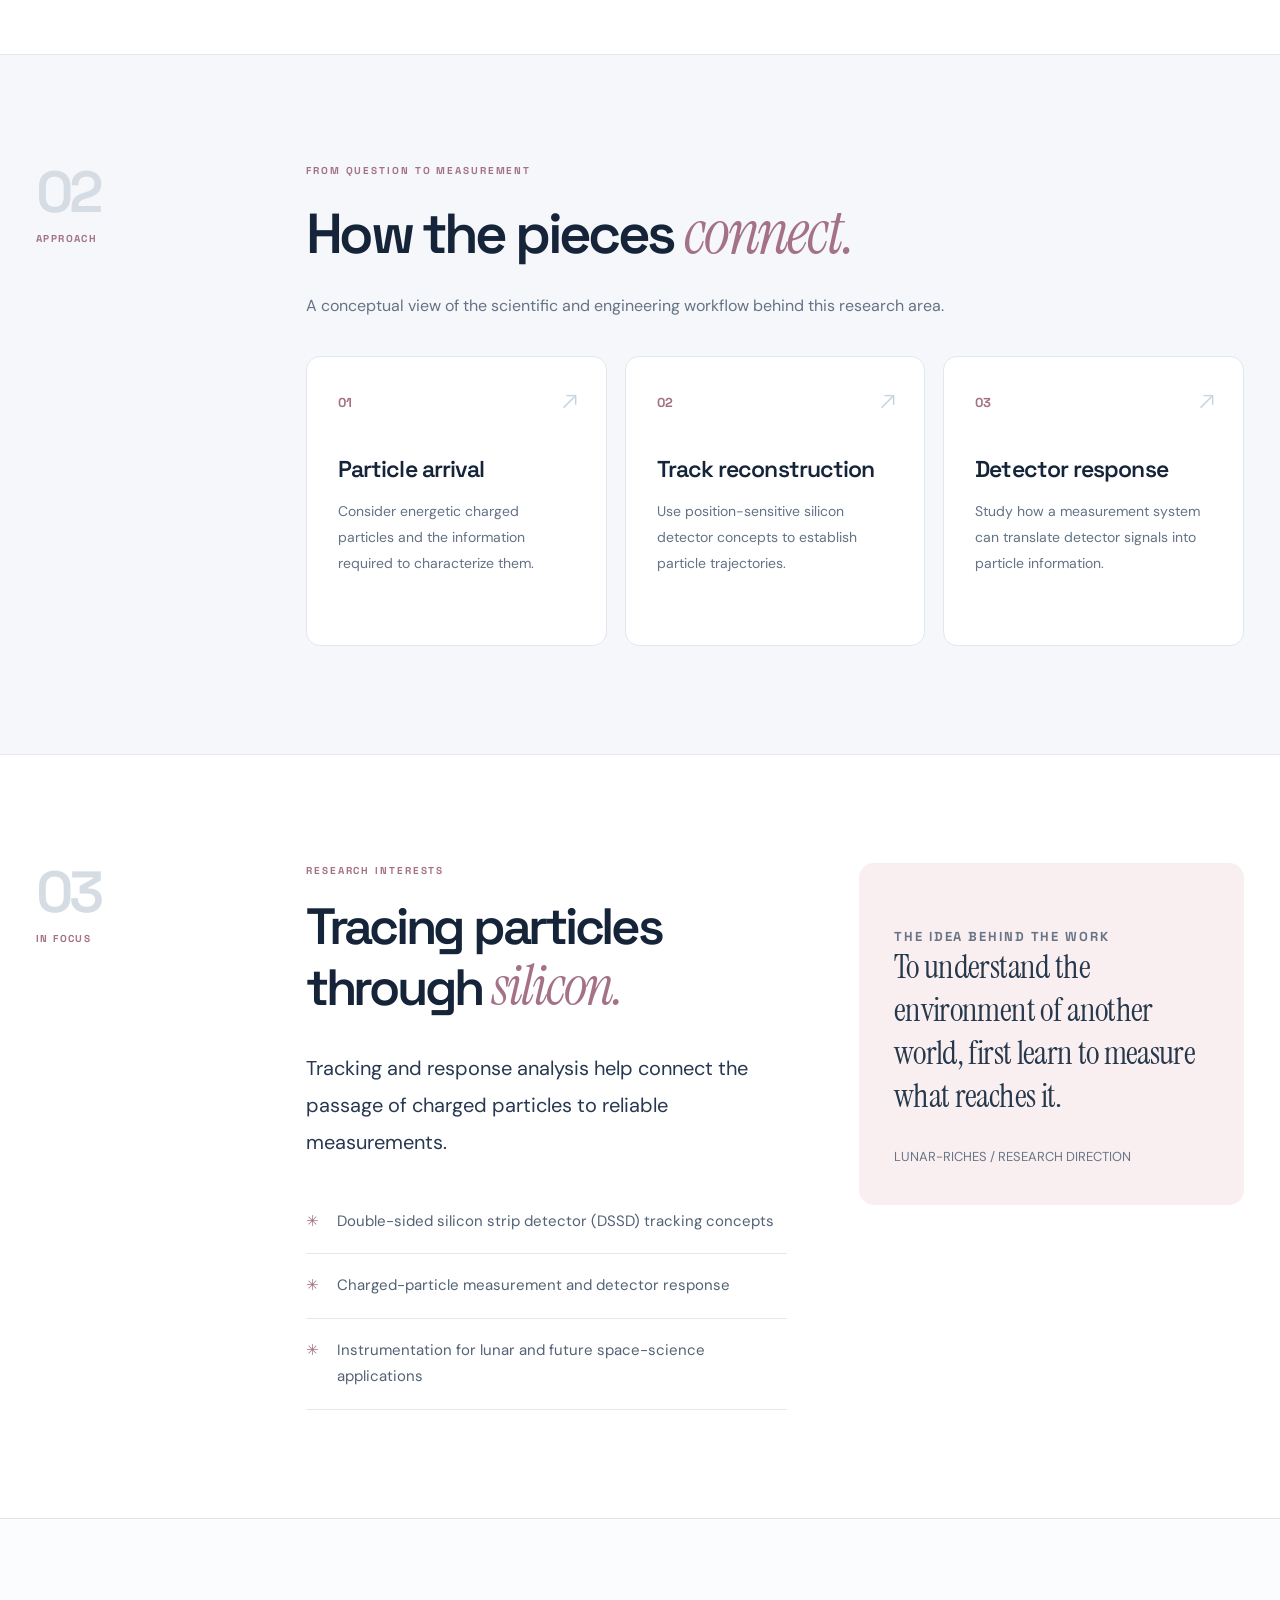
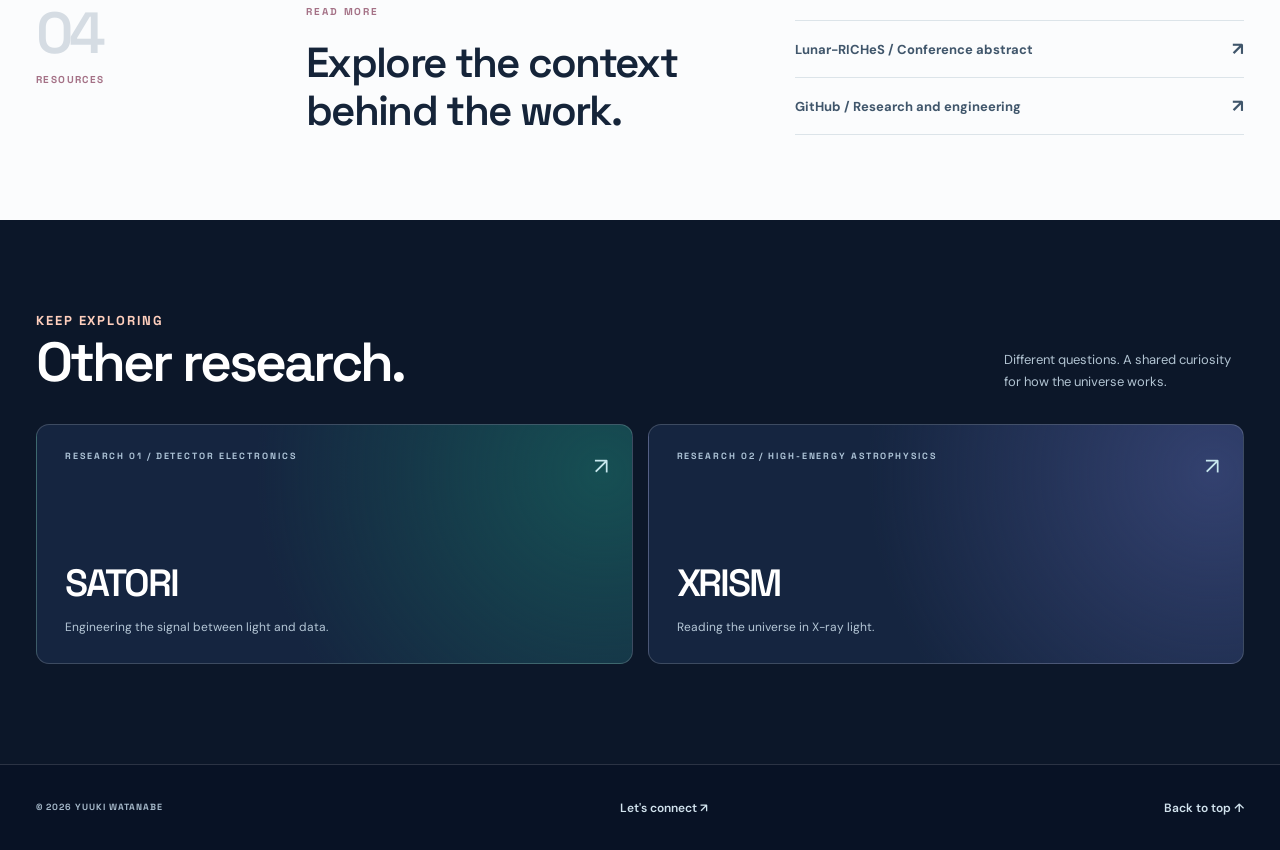
<file: research/lunar-riches.html>
<!doctype html>
<html lang="en">
<head>
<meta charset="utf-8"><meta name="viewport" content="width=device-width, initial-scale=1">
<meta name="theme-color" content="#0a1224">
<meta name="description" content="Detector studies for lunar science, including charged-particle measurements, silicon tracking and detector-response analysis.">
<meta property="og:type" content="article"><meta property="og:title" content="Lunar-RICHeS | Yuuki Watanabe">
<meta property="og:description" content="Measuring the particle environment beyond Earth."><meta property="og:url" content="https://y-watanabe11.github.io/research/lunar-riches.html">
<link rel="canonical" href="https://y-watanabe11.github.io/research/lunar-riches.html">
<meta property="og:site_name" content="Yuuki Watanabe">
<meta property="og:image" content="https://y-watanabe11.github.io/og/lunar-riches.png">
<meta property="og:image:width" content="1200">
<meta property="og:image:height" content="630">
<meta property="og:image:alt" content="Lunar-RICHeS — Measuring the particle environment beyond Earth.">
<meta name="twitter:card" content="summary_large_image">
<link rel="icon" href="/favicon.ico" sizes="32x32">
<link rel="icon" href="/favicon.svg" type="image/svg+xml">
<link rel="apple-touch-icon" href="/apple-touch-icon.png">
<link rel="preconnect" href="https://fonts.googleapis.com"><link rel="preconnect" href="https://fonts.gstatic.com" crossorigin>
<link href="https://fonts.googleapis.com/css2?family=DM+Sans:wght@400;500;600;700&family=Space+Grotesk:wght@400;500;600;700&family=Instrument+Serif:ital@0;1&display=swap" rel="stylesheet">
<link rel="stylesheet" href="research.css">
<title>Lunar-RICHeS — Research | Yuuki Watanabe</title>
</head>
<body class="theme-lunar">
<a class="r-skip" href="#main">Skip to content</a>
<div class="r-hero-region" id="top">
<header class="r-shell r-nav">
<a class="r-brand" href="../index.html" aria-label="Yuuki Watanabe homepage"><span class="r-brand-symbol">YW·</span><span>Yuuki Watanabe</span></a>
<nav class="r-navlinks" aria-label="Main navigation"><a href="../index.html#research">Research</a><a href="../index.html#projects">Projects</a><a href="../index.html#about">About</a><a class="r-nav-pill" href="../index.html#contact">Contact ↗</a></nav>
</header>
<div class="r-shell">
<section class="r-hero" aria-labelledby="research-title">
<div class="r-hero-copy">
<p class="r-eyebrow">RESEARCH / 03 — LUNAR PARTICLE INSTRUMENTATION</p>
<h1 id="research-title" data-long="true">Lunar-<em>RICHeS</em></h1>
<h2 class="r-hero-subtitle">Measuring the particle environment beyond Earth.</h2>
<p class="r-hero-description">Detector studies for lunar science, including charged-particle measurements, silicon tracking and detector-response analysis.</p>
<div class="r-hero-actions"><a class="r-button primary" href="#overview">Explore the research <span class="r-arrow" aria-hidden="true">↗</span></a><a class="r-button ghost" href="../index.html#research">All research <span class="r-arrow" aria-hidden="true">↗</span></a></div>
</div>
<div class="r-hero-art" role="group" aria-label="LUNAR PARTICLE DETECTION illustration">
<span class="r-figure-label">FIELD NOTES / 03</span>
<svg class="r-art-moon" viewBox="0 0 520 520" role="img" aria-label="Moon, particle tracks and a layered silicon detector">
 <defs><radialGradient id="lmoon" cx="31%" cy="26%" r="85%"><stop stop-color="#f6d7bf"/><stop offset=".56" stop-color="#ca9aa2"/><stop offset="1" stop-color="#8b7497"/></radialGradient><clipPath id="lclip"><circle cx="246" cy="247" r="145"/></clipPath></defs>
 <g fill="none" stroke="#f5bfb8" stroke-opacity=".24"><circle cx="246" cy="247" r="195" stroke-dasharray="3 9"/><path d="M10 350Q210 0 510 170"/><path d="M0 390Q278 95 520 250" stroke-dasharray="4 9"/></g>
 <g fill="#ffd9cd"><circle cx="68" cy="86" r="2"/><circle cx="437" cy="71" r="1.7"/><circle cx="451" cy="396" r="2"/><path d="M406 116v17M397.5 124.5h17" fill="none" stroke="#ffe4d2" stroke-width="1.6"/></g>
 <circle cx="246" cy="247" r="145" fill="url(#lmoon)" stroke="#ffddc7" stroke-width="2"/>
 <g clip-path="url(#lclip)"><path d="M122 225C205 255 198 320 304 360L350 430L73 430Z" fill="#776c91" opacity=".25"/><g fill="#947a8d" opacity=".33" stroke="#ffe5d0" stroke-opacity=".3"><circle cx="174" cy="177" r="32"/><circle cx="283" cy="258" r="46"/><circle cx="180" cy="324" r="25"/><circle cx="305" cy="159" r="19"/><circle cx="124" cy="267" r="13"/></g><g fill="none" stroke="#fee3ce" stroke-opacity=".35"><circle cx="174" cy="177" r="20"/><circle cx="283" cy="258" r="32"/><circle cx="180" cy="324" r="15"/></g></g>
 <g fill="none" stroke-linecap="round"><path d="M2 147C160 93 288 186 500 318" stroke="#ffd9ae" stroke-opacity=".48" stroke-width="2"/><path d="M23 412C200 331 325 360 507 170" stroke="#bcf1ed" stroke-opacity=".5" stroke-width="2"/><path class="particle-streak" d="M2 147C160 93 288 186 500 318" stroke="#ffe4b6" stroke-width="4"/><path class="particle-streak" d="M23 412C200 331 325 360 507 170" stroke="#b8ffef" stroke-width="4"/></g>
 <g transform="translate(405 298)"><path d="M-20 0L8-10V80L-20 90Z" fill="#34435f" stroke="#b0d5e8" stroke-width="2.5"/><path d="M-2-7L29-19V70L-2 82Z" fill="#61728b" stroke="#f6d7c6" stroke-width="2.5"/><path d="M10-11V78M20-15V73M-2 26L29 13M-2 50L29 38" stroke="#fbe0d0" stroke-width="1.7" opacity=".7"/><circle cx="14" cy="32" r="12" fill="none" stroke="#bbffec" stroke-width="2"/><circle cx="14" cy="32" r="4.5" fill="#d5ffef"/></g>
 <g font-family="monospace" font-size="11" letter-spacing="1.8" fill="#e5c9d2"><text x="35" y="475">LUNAR / RADIATION</text><text x="333" y="475">DSSD TRACKS</text></g></svg>
<div class="r-figure-bottom"><span>MOON / TRACKER CONCEPT</span><span>YUUKI WATANABE</span></div>
</div></section>
<div class="r-hero-footer"><span class="r-crumb">HOME / RESEARCH / <span>LUNAR-RICHES</span></span><a class="r-scroll" href="#overview">SCROLL TO EXPLORE ↓</a></div>
</div></div>
<main id="main">
<section id="overview" class="r-section"><div class="r-shell r-content-grid">
<div class="r-section-index" aria-hidden="true"><strong>01</strong><span>Overview</span></div>
<div><p class="r-kicker">THE BIG PICTURE</p><h2 class="r-heading">Beyond the atmosphere, <em>new questions.</em></h2>
<div class="r-prose"><p>Understanding charged particles in the space environment matters for both scientific measurements and future exploration. A detector must make sense of energetic particles arriving from many directions.</p><p>Lunar-RICHeS is a small particle-spectrometer development effort for the lunar environment. The research area includes silicon detector tracking and response analysis, connecting particle physics with space instrumentation.</p></div>
<div class="r-info-strip" aria-label="Research at a glance"><div class="r-info-item"><span class="r-fact-label">FIELD</span><strong>Lunar space environment</strong></div><div class="r-info-item"><span class="r-fact-label">DETECTOR</span><strong>DSSD tracking</strong></div><div class="r-info-item"><span class="r-fact-label">FOCUS</span><strong>Particle measurements</strong></div></div></div>
</div></section>
<section id="approach" class="r-section r-work-section"><div class="r-shell r-content-grid">
<div class="r-section-index" aria-hidden="true"><strong>02</strong><span>Approach</span></div>
<div><p class="r-kicker">FROM QUESTION TO MEASUREMENT</p><h2 class="r-heading">How the pieces <em>connect.</em></h2>
<p class="r-work-intro">A conceptual view of the scientific and engineering workflow behind this research area.</p>
<div class="r-steps"><article class="r-step"><span class="r-step-no">01</span><h3>Particle arrival</h3><p>Consider energetic charged particles and the information required to characterize them.</p></article>
<article class="r-step"><span class="r-step-no">02</span><h3>Track reconstruction</h3><p>Use position-sensitive silicon detector concepts to establish particle trajectories.</p></article>
<article class="r-step"><span class="r-step-no">03</span><h3>Detector response</h3><p>Study how a measurement system can translate detector signals into particle information.</p></article></div></div>
</div></section>
<section id="focus" class="r-section r-notes-section"><div class="r-shell r-content-grid">
<div class="r-section-index" aria-hidden="true"><strong>03</strong><span>In focus</span></div>
<div class="r-notes-layout"><div><p class="r-kicker">RESEARCH INTERESTS</p><h2 class="r-heading">Tracing particles through <em>silicon.</em></h2>
<div class="r-prose"><p>Tracking and response analysis help connect the passage of charged particles to reliable measurements.</p></div><ul class="r-note-list"><li>Double-sided silicon strip detector (DSSD) tracking concepts</li><li>Charged-particle measurement and detector response</li><li>Instrumentation for lunar and future space-science applications</li></ul></div>
<aside class="r-feature-panel"><p class="r-panel-head">THE IDEA BEHIND THE WORK</p><blockquote>To understand the environment of another world, first learn to measure what reaches it.</blockquote><p>LUNAR-RICHES / RESEARCH DIRECTION</p></aside>
</div></div></section>
<section class="r-resource-section" aria-label="Further reading"><div class="r-shell r-content-grid">
<div class="r-section-index" aria-hidden="true"><strong>04</strong><span>Resources</span></div>
<div class="r-resource-row"><div><p class="r-kicker">READ MORE</p><h2>Explore the context<br>behind the work.</h2></div><div class="r-resource-links"><a href="https://astro-wakate.sakura.ne.jp/ss2026/abstract_instrument/" target="_blank" rel="noopener noreferrer">Lunar-RICHeS / Conference abstract <span aria-hidden="true">↗</span></a>
<a href="https://github.com/Y-Watanabe11" target="_blank" rel="noopener noreferrer">GitHub / Research and engineering <span aria-hidden="true">↗</span></a></div></div>
</div></section>
<section class="r-explore-section" aria-labelledby="next-projects"><div class="r-shell">
<div class="r-explore-head"><div><p class="r-kicker">KEEP EXPLORING</p><h2 id="next-projects">Other research.</h2></div><p>Different questions. A shared curiosity for how the universe works.</p></div>
<div class="r-next-grid"><a class="r-next" href="satori.html" style="--nextglow:#164f53"><span class="r-tag">RESEARCH 01 / DETECTOR ELECTRONICS</span><div><strong>SATORI</strong><small>Engineering the signal between light and data.</small></div><span class="next-arrow" aria-hidden="true">↗</span></a>
<a class="r-next" href="xrism.html" style="--nextglow:#33416f"><span class="r-tag">RESEARCH 02 / HIGH-ENERGY ASTROPHYSICS</span><div><strong>XRISM</strong><small>Reading the universe in X-ray light.</small></div><span class="next-arrow" aria-hidden="true">↗</span></a></div>
</div></section>
</main>
<footer class="r-footer"><div class="r-shell r-footer-inner"><span class="r-footer-note">© <span id="year">2026</span> YUUKI WATANABE</span><a href="../index.html#contact">Let's connect ↗</a><a href="#top">Back to top ↑</a></div></footer>
<script>document.getElementById('year').textContent=new Date().getFullYear();</script>
</body></html>
</file>
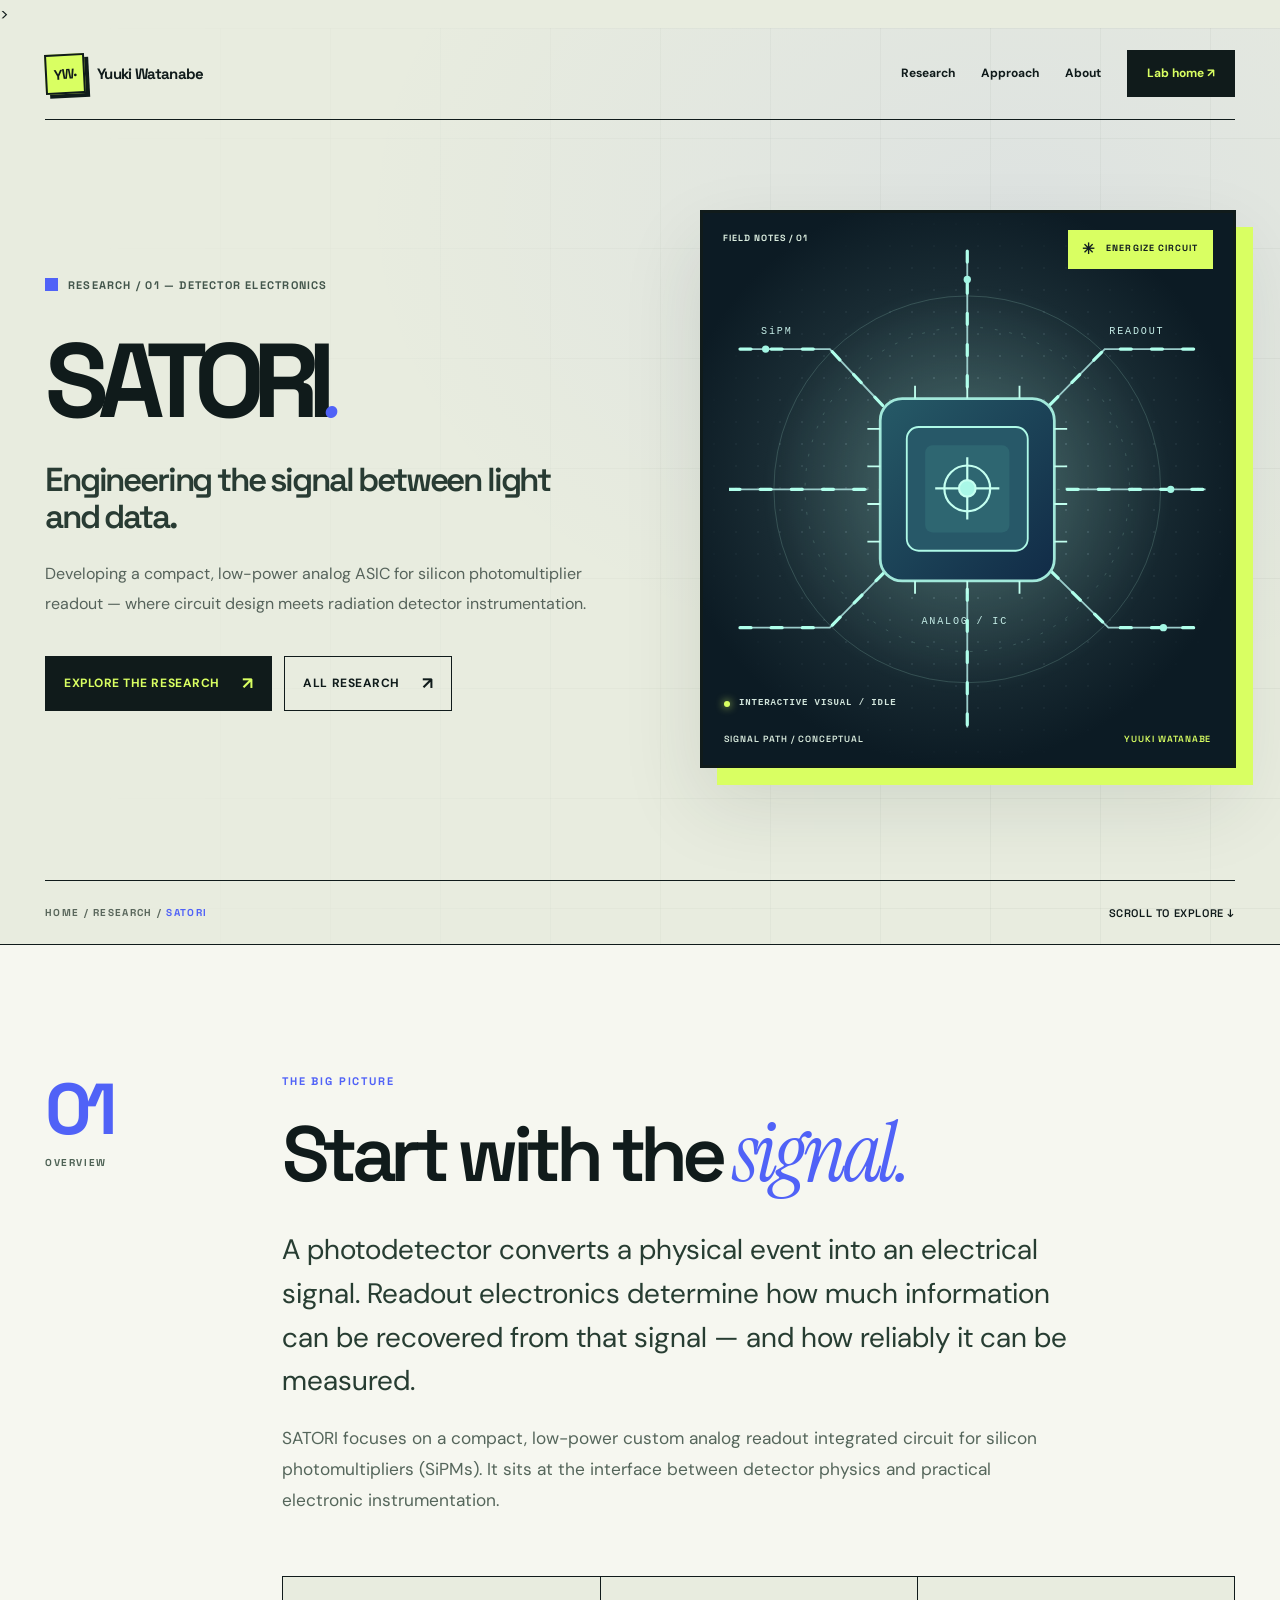
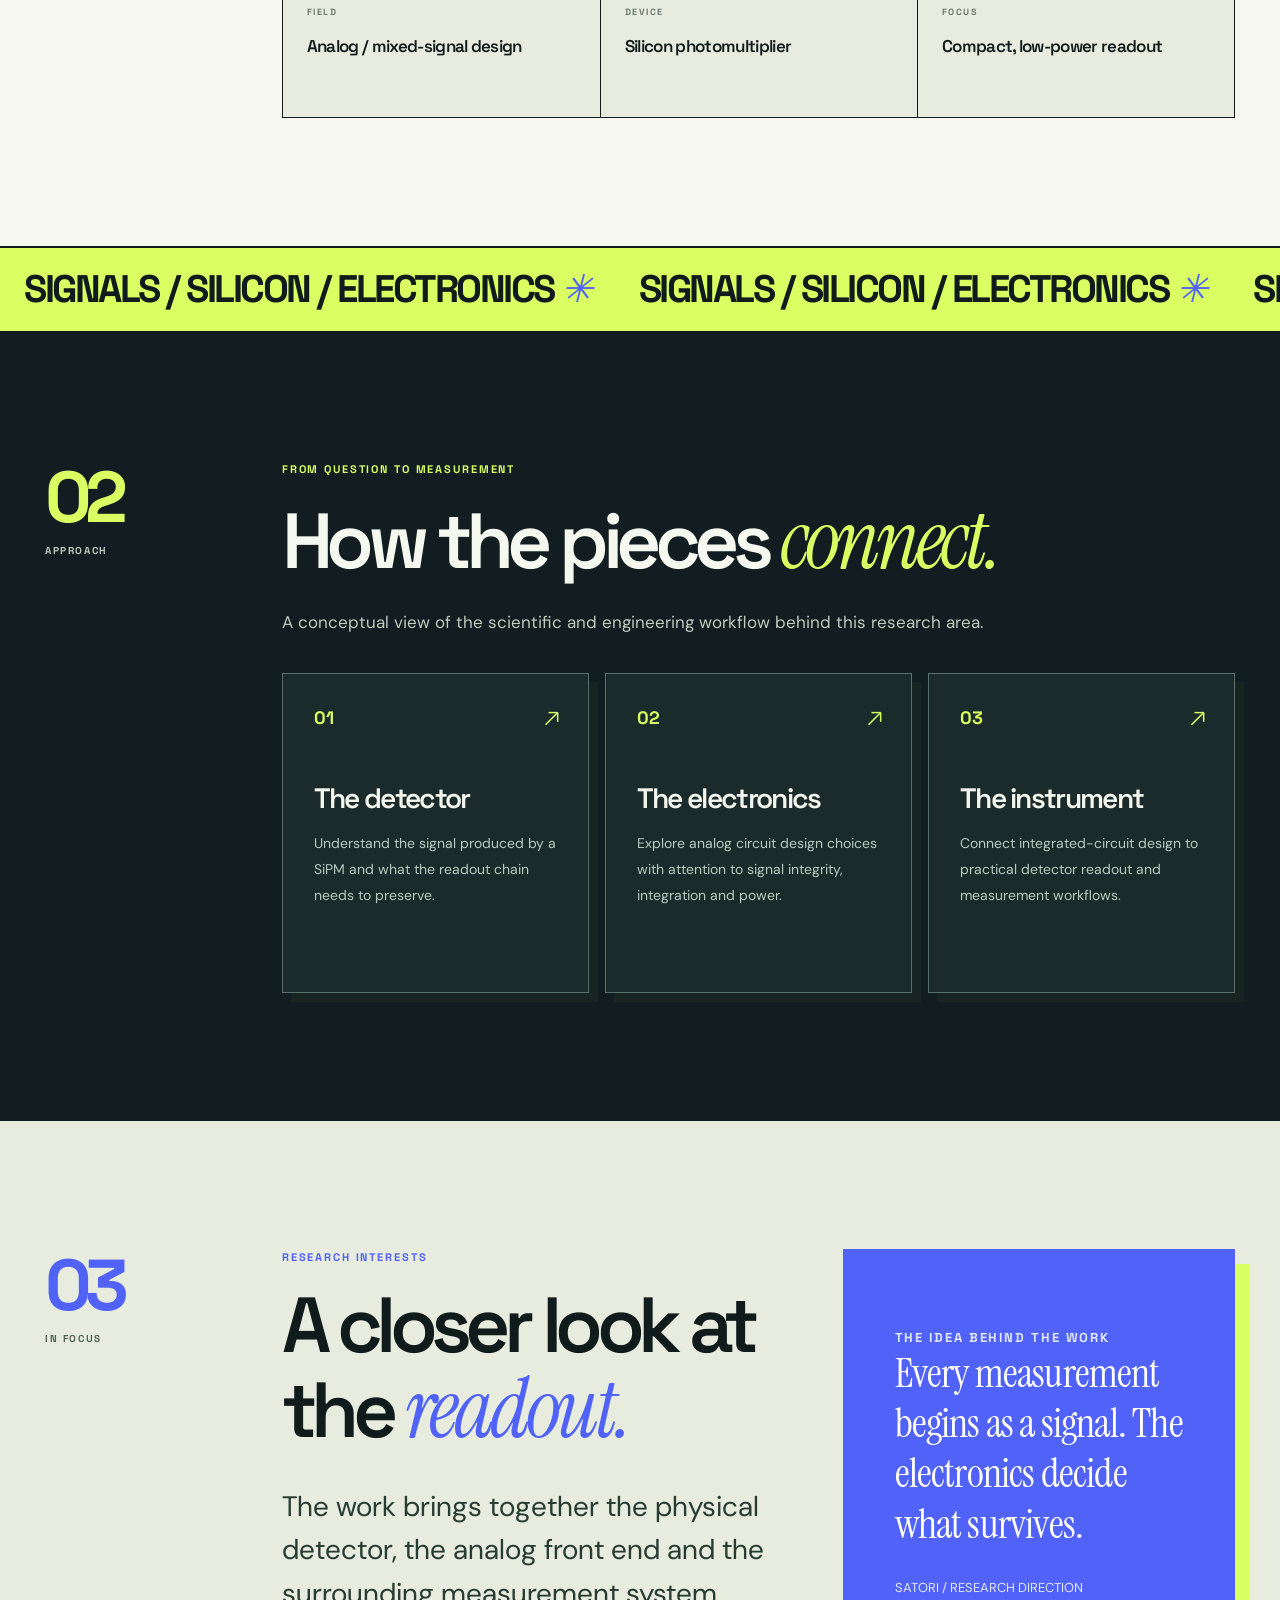
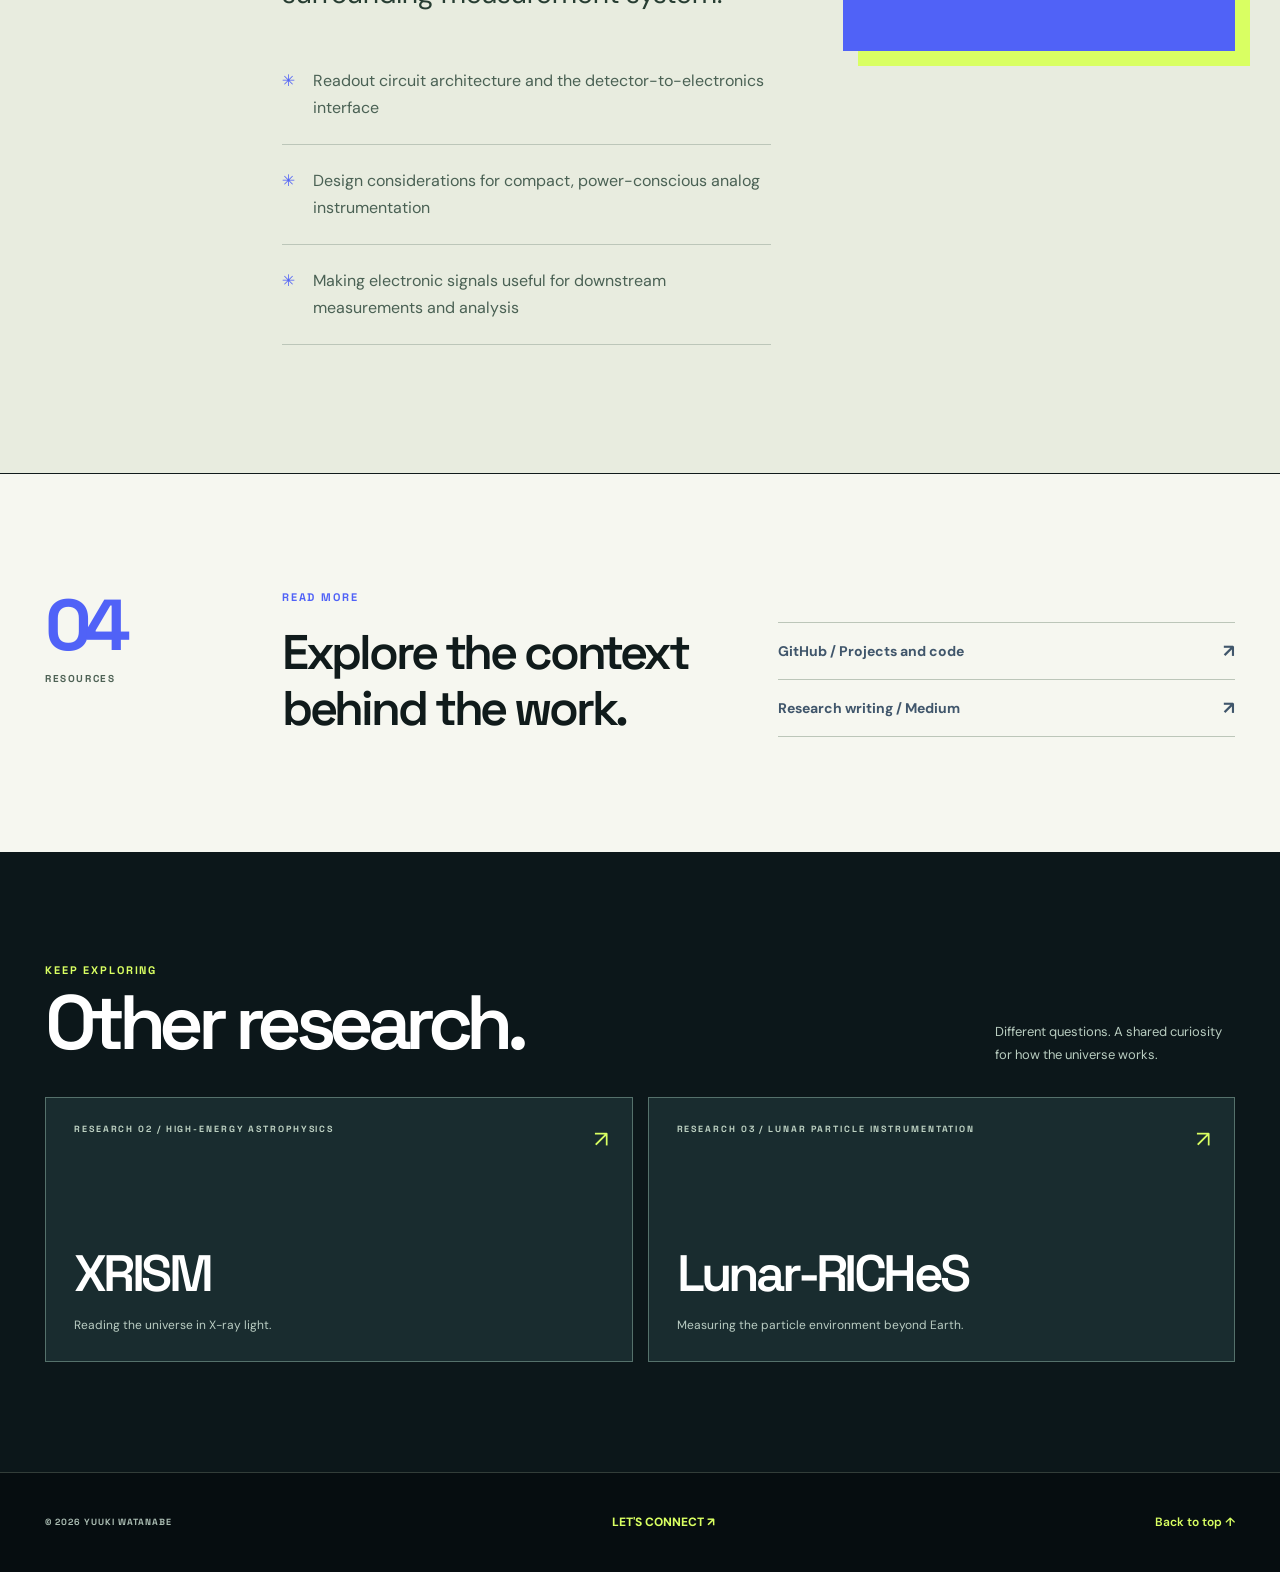
<file: research/satori-bold.html>
<!doctype html>
<html lang="en">
<head>
<meta charset="utf-8"><meta name="viewport" content="width=device-width, initial-scale=1">
<meta name="theme-color" content="#0a1224">
<meta name="description" content="Developing a compact, low-power analog ASIC for silicon photomultiplier readout — where circuit design meets radiation detector instrumentation.">
<meta property="og:type" content="article"><meta property="og:title" content="SATORI | Yuuki Watanabe">
<meta property="og:description" content="Engineering the signal between light and data."><meta property="og:url" content="https://y-watanabe11.github.io/research/satori-bold.html">
<link rel="canonical" href="https://y-watanabe11.github.io/research/satori-bold.html">
<meta property="og:site_name" content="Yuuki Watanabe">
<meta property="og:image" content="https://y-watanabe11.github.io/og/satori.png">
<meta property="og:image:width" content="1200">
<meta property="og:image:height" content="630">
<meta property="og:image:alt" content="SATORI — Engineering the signal between light and data.">
<meta name="twitter:card" content="summary_large_image">
<link rel="icon" href="/favicon.ico" sizes="32x32">
<link rel="icon" href="/favicon.svg" type="image/svg+xml">
<link rel="apple-touch-icon" href="/apple-touch-icon.png">
<link rel="preconnect" href="https://fonts.googleapis.com"><link rel="preconnect" href="https://fonts.gstatic.com" crossorigin>
<link href="https://fonts.googleapis.com/css2?family=DM+Sans:wght@400;500;600;700&family=Space+Grotesk:wght@400;500;600;700&family=Instrument+Serif:ital@0;1&display=swap" rel="stylesheet">
<link rel="stylesheet" href="research.css">
<link rel="stylesheet" href="bold-detail.css">
<script src="bold-detail.js" defer></script>>
<title>SATORI — Bold Research | Yuuki Watanabe</title>
</head>
<body class="theme-satori bold-detail">
<a class="r-skip" href="#main">Skip to content</a>
<div class="lab-detail-progress" aria-hidden="true"></div>
<div class="r-hero-region" id="top">
<header class="r-shell r-nav">
<a class="r-brand" href="../bold.html" aria-label="Yuuki Watanabe bold portfolio"><span class="r-brand-symbol">YW·</span><span>Yuuki Watanabe</span></a>
<nav class="r-navlinks" aria-label="Main navigation"><a href="../bold.html#work">Research</a><a href="../bold.html#approach">Approach</a><a href="../bold.html#about">About</a><a class="r-nav-pill" href="../bold.html#contact">Lab home ↗</a></nav>
</header>
<div class="r-shell">
<section class="r-hero" aria-labelledby="research-title">
<div class="r-hero-copy">
<p class="r-eyebrow">RESEARCH / 01 — DETECTOR ELECTRONICS</p>
<h1 id="research-title">SATORI<em>.</em></h1>
<h2 class="r-hero-subtitle">Engineering the signal between light and data.</h2>
<p class="r-hero-description">Developing a compact, low-power analog ASIC for silicon photomultiplier readout — where circuit design meets radiation detector instrumentation.</p>
<div class="r-hero-actions"><a class="r-button primary" href="#overview">Explore the research <span class="r-arrow" aria-hidden="true">↗</span></a><a class="r-button ghost" href="../bold.html#work">All research <span class="r-arrow" aria-hidden="true">↗</span></a></div>
</div>
<div class="r-hero-art" role="group" aria-label="ANALOG INTEGRATED CIRCUIT illustration">
<span class="r-figure-label">FIELD NOTES / 01</span>
<button type="button" class="lab-art-control" aria-pressed="false" aria-label="Intensify the illustration animation"><span aria-hidden="true">✳</span> ENERGIZE CIRCUIT</button>
<svg class="r-art-chip" viewBox="0 0 520 520" role="img" aria-label="Microchip and glowing detector readout paths">
 <defs><linearGradient id="chipshade" x2="1" y2="1"><stop stop-color="#265a67"/><stop offset="1" stop-color="#112b47"/></linearGradient><radialGradient id="chiphalo"><stop stop-color="#b1ffe7" stop-opacity=".22"/><stop offset="1" stop-color="#b1ffe7" stop-opacity="0"/></radialGradient></defs>
 <circle cx="260" cy="260" r="225" fill="url(#chiphalo)"/>
 <g stroke="#b0f1df" stroke-opacity=".2" fill="none"><circle cx="260" cy="260" r="211"/><circle cx="260" cy="260" r="177" stroke-dasharray="3 13"/><path d="M20 260h480M260 20v480" stroke-dasharray="3 10"/></g>
 <g stroke="#9accca" fill="none" stroke-width="2"><path d="M12 107H110L170 171M507 107H410L348 170M12 411H110L170 350M507 411H414L351 349M260 0V151M260 369V520M0 260H151M369 260H520"/></g>
 <g class="chip-pulse" stroke="#b0ffeb" fill="none" stroke-width="3.5" stroke-linecap="round"><path d="M12 107H110L170 171M507 107H410L348 170M12 411H110L170 350M507 411H414L351 349M260 0V151M260 369V520M0 260H151M369 260H520"/></g>
 <g fill="#a3f6e4"><circle cx="40" cy="107" r="4"/><circle cx="474" cy="411" r="4"/><circle cx="260" cy="31" r="4"/><circle cx="482" cy="260" r="4"/></g>
 <rect x="165" y="161" width="190" height="199" rx="24" fill="url(#chipshade)" stroke="#a1e8da" stroke-width="3"/>
 <g stroke="#c1ffef" stroke-width="2"><path d="M151 194h14M151 235h14M151 276h14M151 317h14M355 194h14M355 235h14M355 276h14M355 317h14M203 147v14M260 147v14M317 147v14M203 360v14M260 360v14M317 360v14"/></g>
 <rect x="194" y="192" width="132" height="135" rx="13" fill="#275868" stroke="#aef9e7" stroke-width="2"/><rect class="chip-glow" x="214" y="212" width="92" height="95" rx="8" fill="#59b8aa" opacity=".14"/>
 <g stroke="#c4fff0" stroke-width="2.4" fill="none"><path d="M225 259h70M260 225v68"/><circle cx="260" cy="259" r="25"/><circle cx="260" cy="259" r="9" fill="#a9f7e7"/></g>
 <g font-family="monospace" font-size="11" letter-spacing="2" fill="#c5ede7"><text x="35" y="90">SiPM</text><text x="415" y="90">READOUT</text><text x="210" y="407">ANALOG / IC</text></g></svg>
<span class="lab-art-caption" role="status" aria-live="polite">INTERACTIVE VISUAL / IDLE</span>
<div class="r-figure-bottom"><span>SIGNAL PATH / CONCEPTUAL</span><span>YUUKI WATANABE</span></div>
</div></section>
<div class="r-hero-footer"><span class="r-crumb">HOME / RESEARCH / <span>SATORI</span></span><a class="r-scroll" href="#overview">SCROLL TO EXPLORE ↓</a></div>
</div></div>
<main id="main">
<section id="overview" class="r-section"><div class="r-shell r-content-grid">
<div class="r-section-index" aria-hidden="true"><strong>01</strong><span>Overview</span></div>
<div><p class="r-kicker">THE BIG PICTURE</p><h2 class="r-heading">Start with the <em>signal.</em></h2>
<div class="r-prose"><p>A photodetector converts a physical event into an electrical signal. Readout electronics determine how much information can be recovered from that signal — and how reliably it can be measured.</p><p>SATORI focuses on a compact, low-power custom analog readout integrated circuit for silicon photomultipliers (SiPMs). It sits at the interface between detector physics and practical electronic instrumentation.</p></div>
<div class="r-info-strip" aria-label="Research at a glance"><div class="r-info-item"><span class="r-fact-label">FIELD</span><strong>Analog / mixed-signal design</strong></div><div class="r-info-item"><span class="r-fact-label">DEVICE</span><strong>Silicon photomultiplier</strong></div><div class="r-info-item"><span class="r-fact-label">FOCUS</span><strong>Compact, low-power readout</strong></div></div></div>
</div></section>
<div class="lab-interlude" aria-label="SIGNALS, SILICON, ELECTRONICS"><div class="lab-interlude-track" aria-hidden="true"><span>SIGNALS / SILICON / ELECTRONICS <i>✳</i> </span><span>SIGNALS / SILICON / ELECTRONICS <i>✳</i> </span><span>SIGNALS / SILICON / ELECTRONICS <i>✳</i> </span><span>SIGNALS / SILICON / ELECTRONICS <i>✳</i> </span></div></div>
<section id="approach" class="r-section r-work-section"><div class="r-shell r-content-grid">
<div class="r-section-index" aria-hidden="true"><strong>02</strong><span>Approach</span></div>
<div><p class="r-kicker">FROM QUESTION TO MEASUREMENT</p><h2 class="r-heading">How the pieces <em>connect.</em></h2>
<p class="r-work-intro">A conceptual view of the scientific and engineering workflow behind this research area.</p>
<div class="r-steps"><article class="r-step"><span class="r-step-no">01</span><h3>The detector</h3><p>Understand the signal produced by a SiPM and what the readout chain needs to preserve.</p></article>
<article class="r-step"><span class="r-step-no">02</span><h3>The electronics</h3><p>Explore analog circuit design choices with attention to signal integrity, integration and power.</p></article>
<article class="r-step"><span class="r-step-no">03</span><h3>The instrument</h3><p>Connect integrated-circuit design to practical detector readout and measurement workflows.</p></article></div></div>
</div></section>
<section id="focus" class="r-section r-notes-section"><div class="r-shell r-content-grid">
<div class="r-section-index" aria-hidden="true"><strong>03</strong><span>In focus</span></div>
<div class="r-notes-layout"><div><p class="r-kicker">RESEARCH INTERESTS</p><h2 class="r-heading">A closer look at the <em>readout.</em></h2>
<div class="r-prose"><p>The work brings together the physical detector, the analog front end and the surrounding measurement system.</p></div><ul class="r-note-list"><li>Readout circuit architecture and the detector-to-electronics interface</li><li>Design considerations for compact, power-conscious analog instrumentation</li><li>Making electronic signals useful for downstream measurements and analysis</li></ul></div>
<aside class="r-feature-panel"><p class="r-panel-head">THE IDEA BEHIND THE WORK</p><blockquote>Every measurement begins as a signal. The electronics decide what survives.</blockquote><p>SATORI / RESEARCH DIRECTION</p></aside>
</div></div></section>
<section class="r-resource-section" aria-label="Further reading"><div class="r-shell r-content-grid">
<div class="r-section-index" aria-hidden="true"><strong>04</strong><span>Resources</span></div>
<div class="r-resource-row"><div><p class="r-kicker">READ MORE</p><h2>Explore the context<br>behind the work.</h2></div><div class="r-resource-links"><a href="https://github.com/Y-Watanabe11" target="_blank" rel="noopener noreferrer">GitHub / Projects and code <span aria-hidden="true">↗</span></a>
<a href="https://medium.com/@watanabe42463" target="_blank" rel="noopener noreferrer">Research writing / Medium <span aria-hidden="true">↗</span></a></div></div>
</div></section>
<section class="r-explore-section" aria-labelledby="next-projects"><div class="r-shell">
<div class="r-explore-head"><div><p class="r-kicker">KEEP EXPLORING</p><h2 id="next-projects">Other research.</h2></div><p>Different questions. A shared curiosity for how the universe works.</p></div>
<div class="r-next-grid"><a class="r-next" href="xrism-bold.html" style="--nextglow:#33416f"><span class="r-tag">RESEARCH 02 / HIGH-ENERGY ASTROPHYSICS</span><div><strong>XRISM</strong><small>Reading the universe in X-ray light.</small></div><span class="next-arrow" aria-hidden="true">↗</span></a>
<a class="r-next" href="lunar-riches-bold.html" style="--nextglow:#613d56"><span class="r-tag">RESEARCH 03 / LUNAR PARTICLE INSTRUMENTATION</span><div><strong>Lunar-RICHeS</strong><small>Measuring the particle environment beyond Earth.</small></div><span class="next-arrow" aria-hidden="true">↗</span></a></div>
</div></section>
</main>
<footer class="r-footer"><div class="r-shell r-footer-inner"><span class="r-footer-note">© <span id="year">2026</span> YUUKI WATANABE</span><a class="lab-back-home" href="../bold.html#contact">LET'S CONNECT ↗</a><a href="#top">Back to top ↑</a></div></footer>
<script>document.getElementById('year').textContent=new Date().getFullYear();</script>
</body></html>
</file>
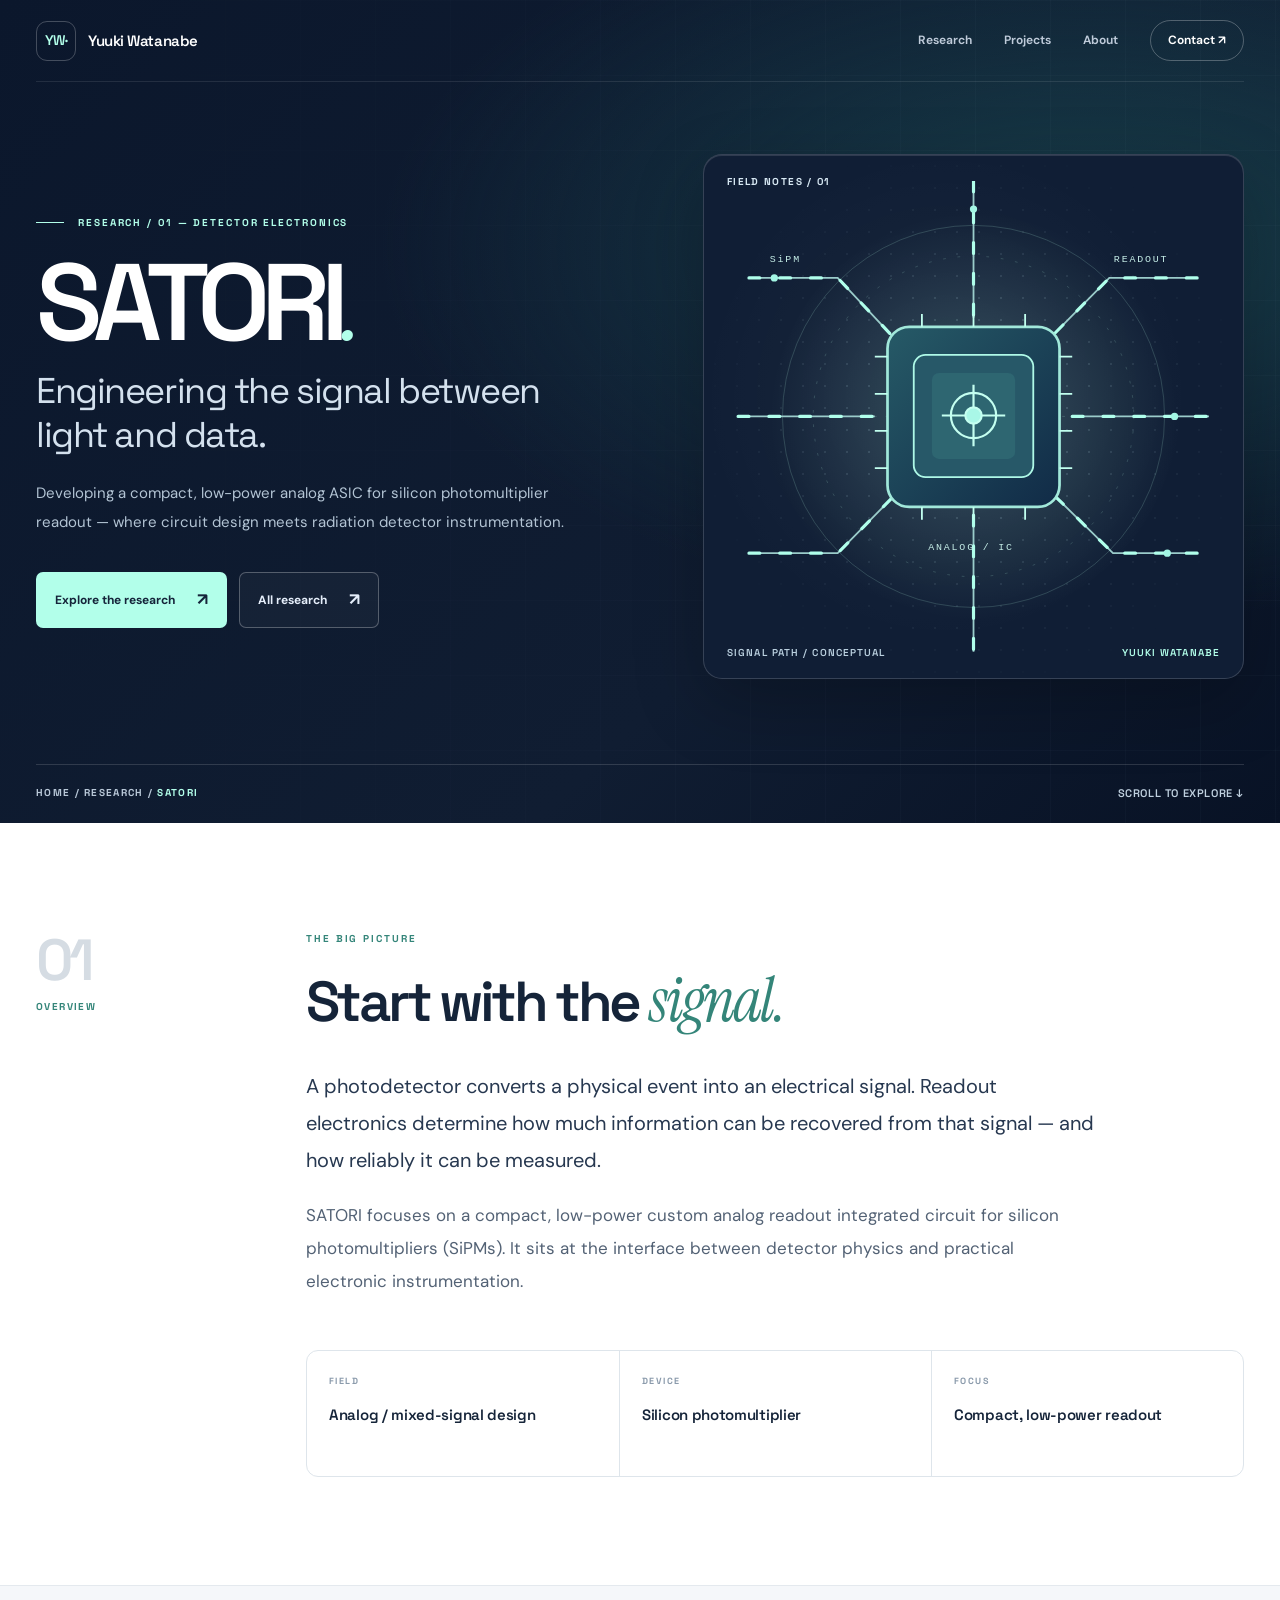
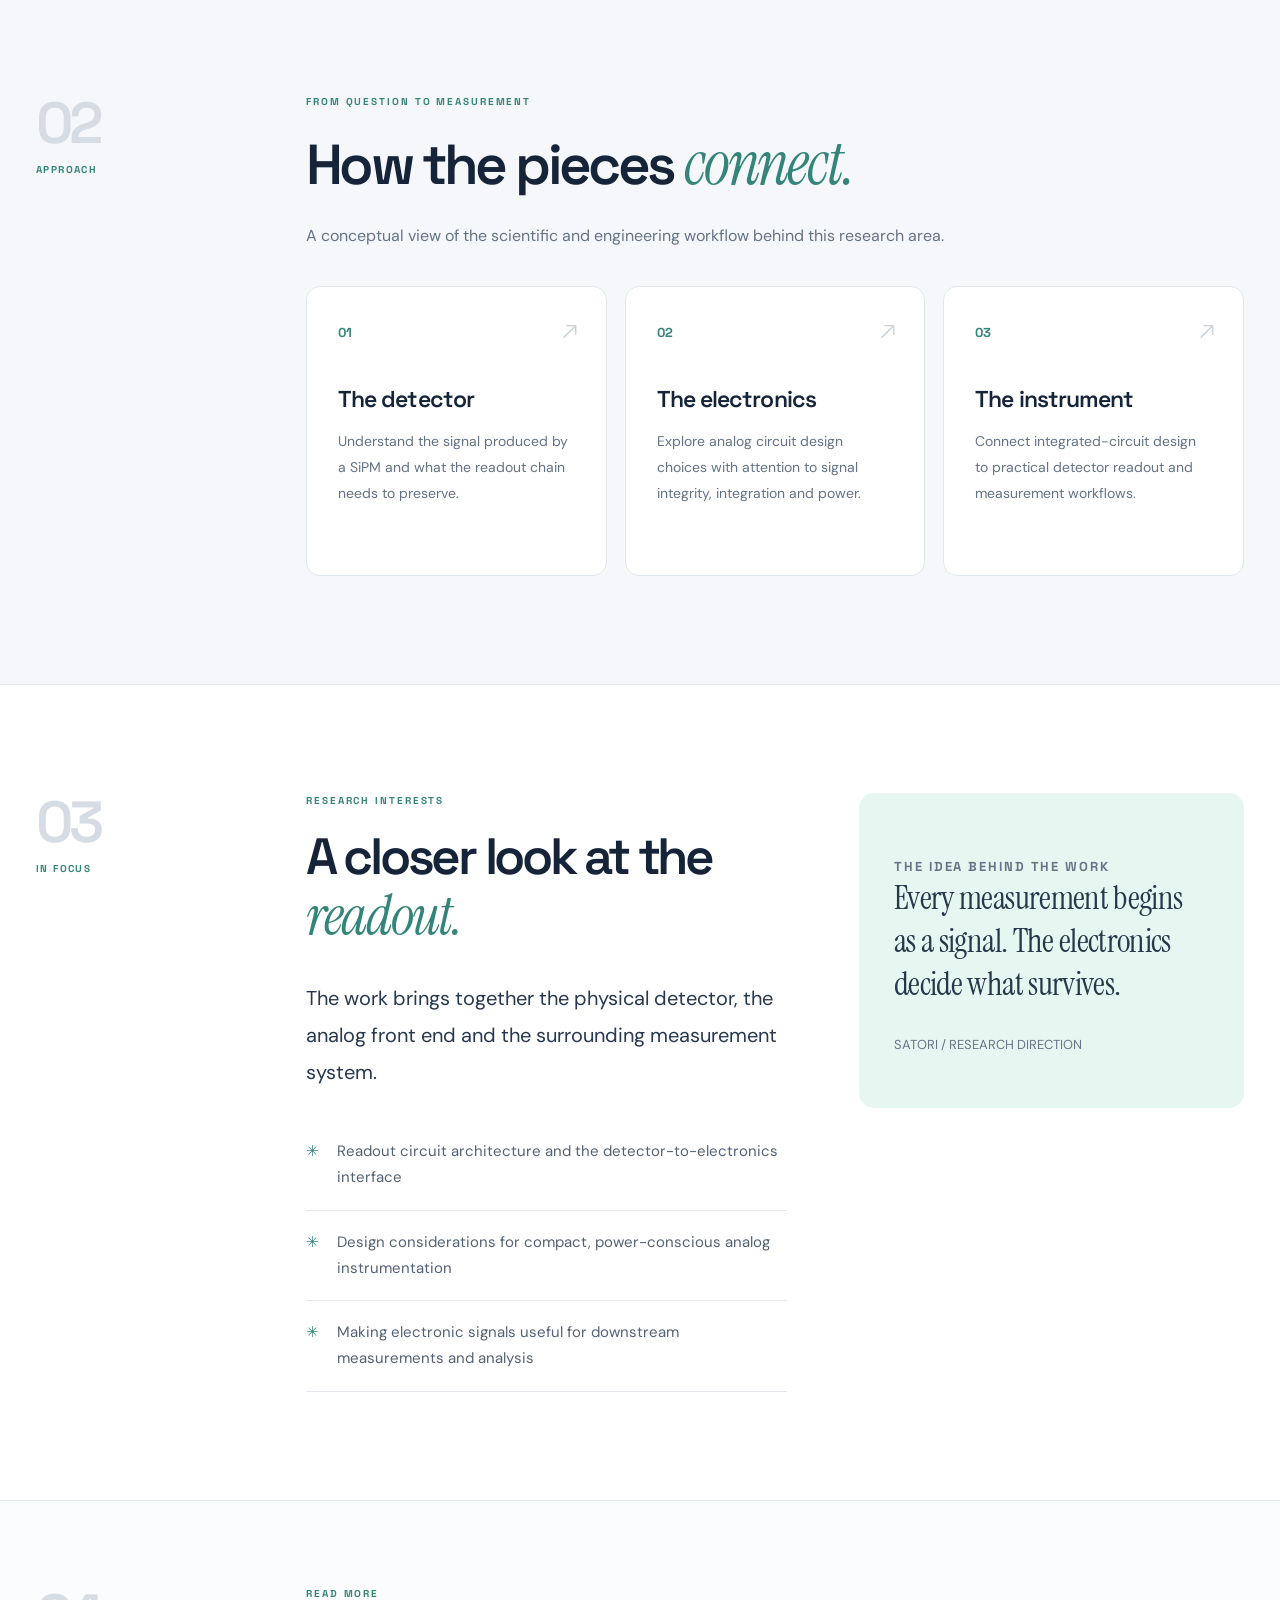
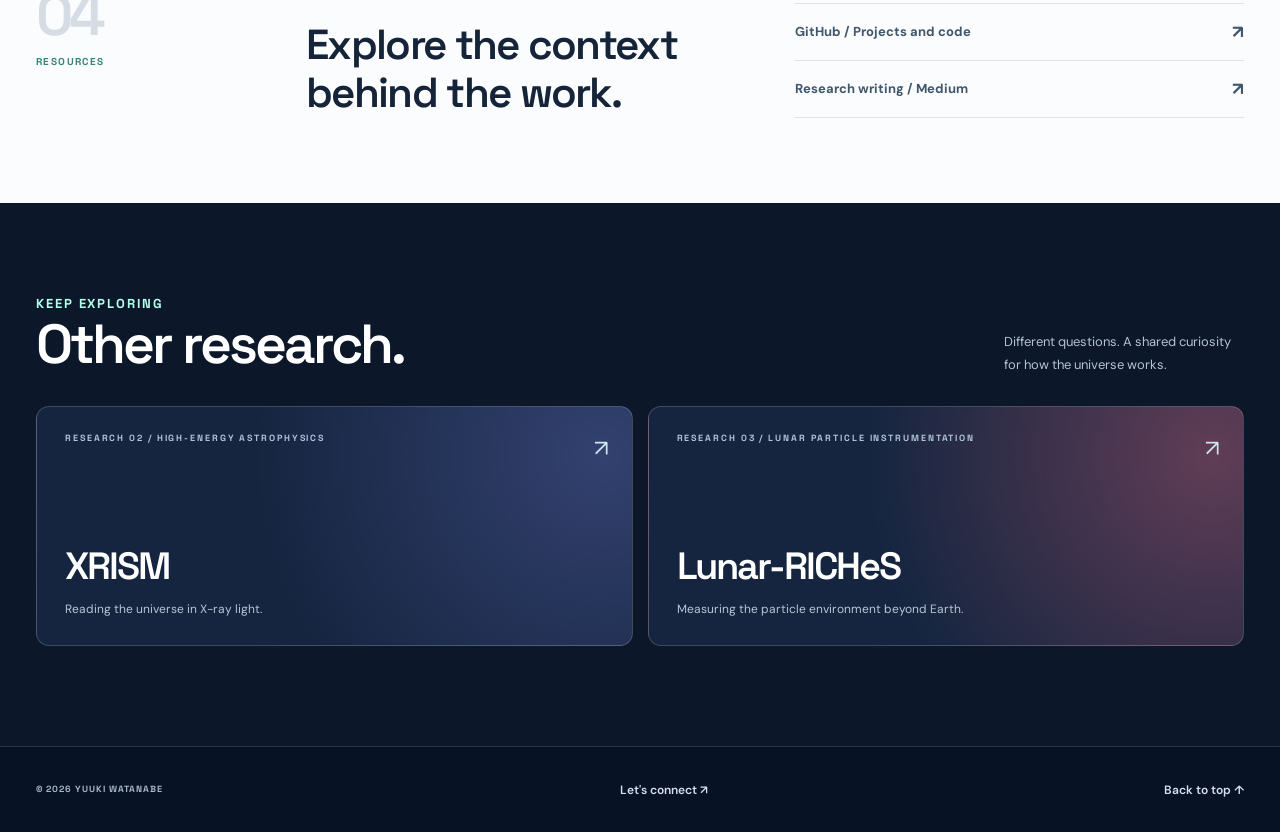
<file: research/satori.html>
<!doctype html>
<html lang="en">
<head>
<meta charset="utf-8"><meta name="viewport" content="width=device-width, initial-scale=1">
<meta name="theme-color" content="#0a1224">
<meta name="description" content="Developing a compact, low-power analog ASIC for silicon photomultiplier readout — where circuit design meets radiation detector instrumentation.">
<meta property="og:type" content="article"><meta property="og:title" content="SATORI | Yuuki Watanabe">
<meta property="og:description" content="Engineering the signal between light and data."><meta property="og:url" content="https://y-watanabe11.github.io/research/satori.html">
<link rel="canonical" href="https://y-watanabe11.github.io/research/satori.html">
<meta property="og:site_name" content="Yuuki Watanabe">
<meta property="og:image" content="https://y-watanabe11.github.io/og/satori.png">
<meta property="og:image:width" content="1200">
<meta property="og:image:height" content="630">
<meta property="og:image:alt" content="SATORI — Engineering the signal between light and data.">
<meta name="twitter:card" content="summary_large_image">
<link rel="icon" href="/favicon.ico" sizes="32x32">
<link rel="icon" href="/favicon.svg" type="image/svg+xml">
<link rel="apple-touch-icon" href="/apple-touch-icon.png">
<link rel="preconnect" href="https://fonts.googleapis.com"><link rel="preconnect" href="https://fonts.gstatic.com" crossorigin>
<link href="https://fonts.googleapis.com/css2?family=DM+Sans:wght@400;500;600;700&family=Space+Grotesk:wght@400;500;600;700&family=Instrument+Serif:ital@0;1&display=swap" rel="stylesheet">
<link rel="stylesheet" href="research.css">
<title>SATORI — Research | Yuuki Watanabe</title>
</head>
<body class="theme-satori">
<a class="r-skip" href="#main">Skip to content</a>
<div class="r-hero-region" id="top">
<header class="r-shell r-nav">
<a class="r-brand" href="../index.html" aria-label="Yuuki Watanabe homepage"><span class="r-brand-symbol">YW·</span><span>Yuuki Watanabe</span></a>
<nav class="r-navlinks" aria-label="Main navigation"><a href="../index.html#research">Research</a><a href="../index.html#projects">Projects</a><a href="../index.html#about">About</a><a class="r-nav-pill" href="../index.html#contact">Contact ↗</a></nav>
</header>
<div class="r-shell">
<section class="r-hero" aria-labelledby="research-title">
<div class="r-hero-copy">
<p class="r-eyebrow">RESEARCH / 01 — DETECTOR ELECTRONICS</p>
<h1 id="research-title">SATORI<em>.</em></h1>
<h2 class="r-hero-subtitle">Engineering the signal between light and data.</h2>
<p class="r-hero-description">Developing a compact, low-power analog ASIC for silicon photomultiplier readout — where circuit design meets radiation detector instrumentation.</p>
<div class="r-hero-actions"><a class="r-button primary" href="#overview">Explore the research <span class="r-arrow" aria-hidden="true">↗</span></a><a class="r-button ghost" href="../index.html#research">All research <span class="r-arrow" aria-hidden="true">↗</span></a></div>
</div>
<div class="r-hero-art" role="group" aria-label="ANALOG INTEGRATED CIRCUIT illustration">
<span class="r-figure-label">FIELD NOTES / 01</span>
<svg class="r-art-chip" viewBox="0 0 520 520" role="img" aria-label="Microchip and glowing detector readout paths">
 <defs><linearGradient id="chipshade" x2="1" y2="1"><stop stop-color="#265a67"/><stop offset="1" stop-color="#112b47"/></linearGradient><radialGradient id="chiphalo"><stop stop-color="#b1ffe7" stop-opacity=".22"/><stop offset="1" stop-color="#b1ffe7" stop-opacity="0"/></radialGradient></defs>
 <circle cx="260" cy="260" r="225" fill="url(#chiphalo)"/>
 <g stroke="#b0f1df" stroke-opacity=".2" fill="none"><circle cx="260" cy="260" r="211"/><circle cx="260" cy="260" r="177" stroke-dasharray="3 13"/><path d="M20 260h480M260 20v480" stroke-dasharray="3 10"/></g>
 <g stroke="#9accca" fill="none" stroke-width="2"><path d="M12 107H110L170 171M507 107H410L348 170M12 411H110L170 350M507 411H414L351 349M260 0V151M260 369V520M0 260H151M369 260H520"/></g>
 <g class="chip-pulse" stroke="#b0ffeb" fill="none" stroke-width="3.5" stroke-linecap="round"><path d="M12 107H110L170 171M507 107H410L348 170M12 411H110L170 350M507 411H414L351 349M260 0V151M260 369V520M0 260H151M369 260H520"/></g>
 <g fill="#a3f6e4"><circle cx="40" cy="107" r="4"/><circle cx="474" cy="411" r="4"/><circle cx="260" cy="31" r="4"/><circle cx="482" cy="260" r="4"/></g>
 <rect x="165" y="161" width="190" height="199" rx="24" fill="url(#chipshade)" stroke="#a1e8da" stroke-width="3"/>
 <g stroke="#c1ffef" stroke-width="2"><path d="M151 194h14M151 235h14M151 276h14M151 317h14M355 194h14M355 235h14M355 276h14M355 317h14M203 147v14M260 147v14M317 147v14M203 360v14M260 360v14M317 360v14"/></g>
 <rect x="194" y="192" width="132" height="135" rx="13" fill="#275868" stroke="#aef9e7" stroke-width="2"/><rect class="chip-glow" x="214" y="212" width="92" height="95" rx="8" fill="#59b8aa" opacity=".14"/>
 <g stroke="#c4fff0" stroke-width="2.4" fill="none"><path d="M225 259h70M260 225v68"/><circle cx="260" cy="259" r="25"/><circle cx="260" cy="259" r="9" fill="#a9f7e7"/></g>
 <g font-family="monospace" font-size="11" letter-spacing="2" fill="#c5ede7"><text x="35" y="90">SiPM</text><text x="415" y="90">READOUT</text><text x="210" y="407">ANALOG / IC</text></g></svg>
<div class="r-figure-bottom"><span>SIGNAL PATH / CONCEPTUAL</span><span>YUUKI WATANABE</span></div>
</div></section>
<div class="r-hero-footer"><span class="r-crumb">HOME / RESEARCH / <span>SATORI</span></span><a class="r-scroll" href="#overview">SCROLL TO EXPLORE ↓</a></div>
</div></div>
<main id="main">
<section id="overview" class="r-section"><div class="r-shell r-content-grid">
<div class="r-section-index" aria-hidden="true"><strong>01</strong><span>Overview</span></div>
<div><p class="r-kicker">THE BIG PICTURE</p><h2 class="r-heading">Start with the <em>signal.</em></h2>
<div class="r-prose"><p>A photodetector converts a physical event into an electrical signal. Readout electronics determine how much information can be recovered from that signal — and how reliably it can be measured.</p><p>SATORI focuses on a compact, low-power custom analog readout integrated circuit for silicon photomultipliers (SiPMs). It sits at the interface between detector physics and practical electronic instrumentation.</p></div>
<div class="r-info-strip" aria-label="Research at a glance"><div class="r-info-item"><span class="r-fact-label">FIELD</span><strong>Analog / mixed-signal design</strong></div><div class="r-info-item"><span class="r-fact-label">DEVICE</span><strong>Silicon photomultiplier</strong></div><div class="r-info-item"><span class="r-fact-label">FOCUS</span><strong>Compact, low-power readout</strong></div></div></div>
</div></section>
<section id="approach" class="r-section r-work-section"><div class="r-shell r-content-grid">
<div class="r-section-index" aria-hidden="true"><strong>02</strong><span>Approach</span></div>
<div><p class="r-kicker">FROM QUESTION TO MEASUREMENT</p><h2 class="r-heading">How the pieces <em>connect.</em></h2>
<p class="r-work-intro">A conceptual view of the scientific and engineering workflow behind this research area.</p>
<div class="r-steps"><article class="r-step"><span class="r-step-no">01</span><h3>The detector</h3><p>Understand the signal produced by a SiPM and what the readout chain needs to preserve.</p></article>
<article class="r-step"><span class="r-step-no">02</span><h3>The electronics</h3><p>Explore analog circuit design choices with attention to signal integrity, integration and power.</p></article>
<article class="r-step"><span class="r-step-no">03</span><h3>The instrument</h3><p>Connect integrated-circuit design to practical detector readout and measurement workflows.</p></article></div></div>
</div></section>
<section id="focus" class="r-section r-notes-section"><div class="r-shell r-content-grid">
<div class="r-section-index" aria-hidden="true"><strong>03</strong><span>In focus</span></div>
<div class="r-notes-layout"><div><p class="r-kicker">RESEARCH INTERESTS</p><h2 class="r-heading">A closer look at the <em>readout.</em></h2>
<div class="r-prose"><p>The work brings together the physical detector, the analog front end and the surrounding measurement system.</p></div><ul class="r-note-list"><li>Readout circuit architecture and the detector-to-electronics interface</li><li>Design considerations for compact, power-conscious analog instrumentation</li><li>Making electronic signals useful for downstream measurements and analysis</li></ul></div>
<aside class="r-feature-panel"><p class="r-panel-head">THE IDEA BEHIND THE WORK</p><blockquote>Every measurement begins as a signal. The electronics decide what survives.</blockquote><p>SATORI / RESEARCH DIRECTION</p></aside>
</div></div></section>
<section class="r-resource-section" aria-label="Further reading"><div class="r-shell r-content-grid">
<div class="r-section-index" aria-hidden="true"><strong>04</strong><span>Resources</span></div>
<div class="r-resource-row"><div><p class="r-kicker">READ MORE</p><h2>Explore the context<br>behind the work.</h2></div><div class="r-resource-links"><a href="https://github.com/Y-Watanabe11" target="_blank" rel="noopener noreferrer">GitHub / Projects and code <span aria-hidden="true">↗</span></a>
<a href="https://medium.com/@watanabe42463" target="_blank" rel="noopener noreferrer">Research writing / Medium <span aria-hidden="true">↗</span></a></div></div>
</div></section>
<section class="r-explore-section" aria-labelledby="next-projects"><div class="r-shell">
<div class="r-explore-head"><div><p class="r-kicker">KEEP EXPLORING</p><h2 id="next-projects">Other research.</h2></div><p>Different questions. A shared curiosity for how the universe works.</p></div>
<div class="r-next-grid"><a class="r-next" href="xrism.html" style="--nextglow:#33416f"><span class="r-tag">RESEARCH 02 / HIGH-ENERGY ASTROPHYSICS</span><div><strong>XRISM</strong><small>Reading the universe in X-ray light.</small></div><span class="next-arrow" aria-hidden="true">↗</span></a>
<a class="r-next" href="lunar-riches.html" style="--nextglow:#613d56"><span class="r-tag">RESEARCH 03 / LUNAR PARTICLE INSTRUMENTATION</span><div><strong>Lunar-RICHeS</strong><small>Measuring the particle environment beyond Earth.</small></div><span class="next-arrow" aria-hidden="true">↗</span></a></div>
</div></section>
</main>
<footer class="r-footer"><div class="r-shell r-footer-inner"><span class="r-footer-note">© <span id="year">2026</span> YUUKI WATANABE</span><a href="../index.html#contact">Let's connect ↗</a><a href="#top">Back to top ↑</a></div></footer>
<script>document.getElementById('year').textContent=new Date().getFullYear();</script>
</body></html>
</file>
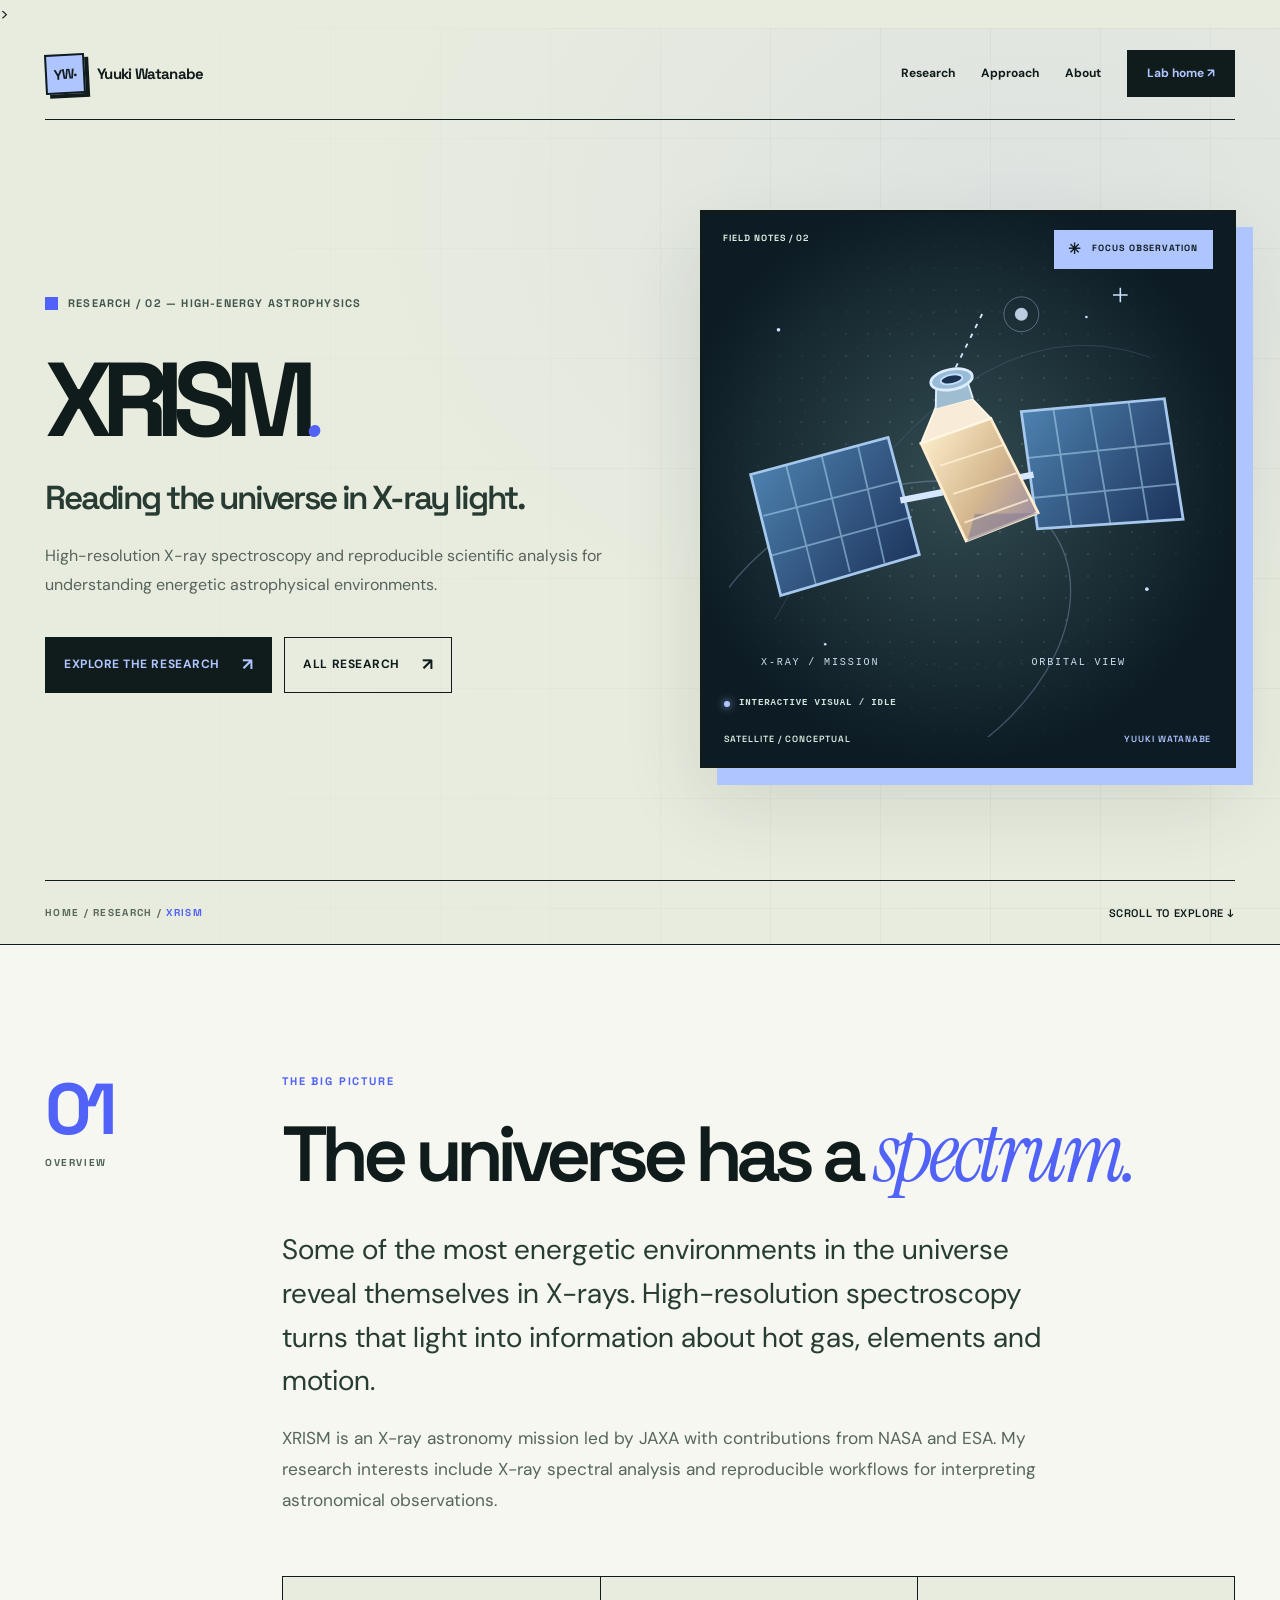
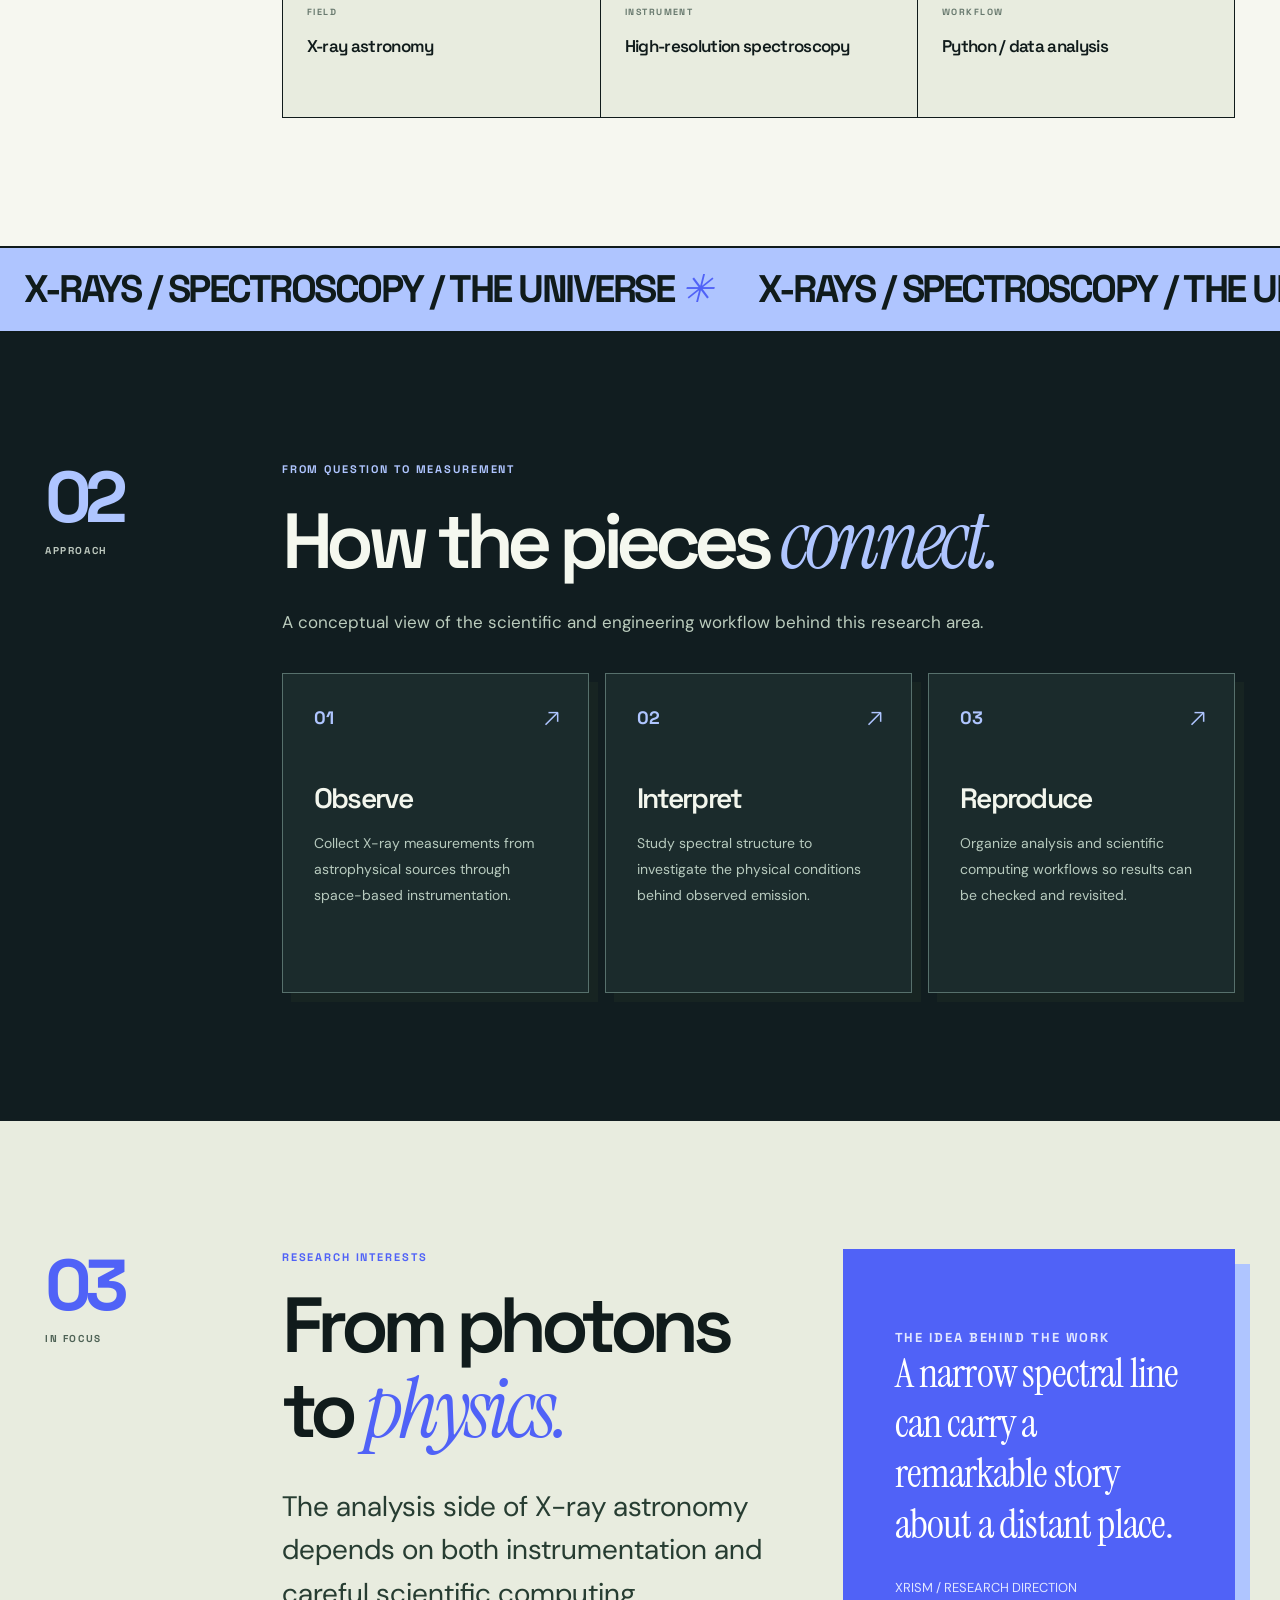
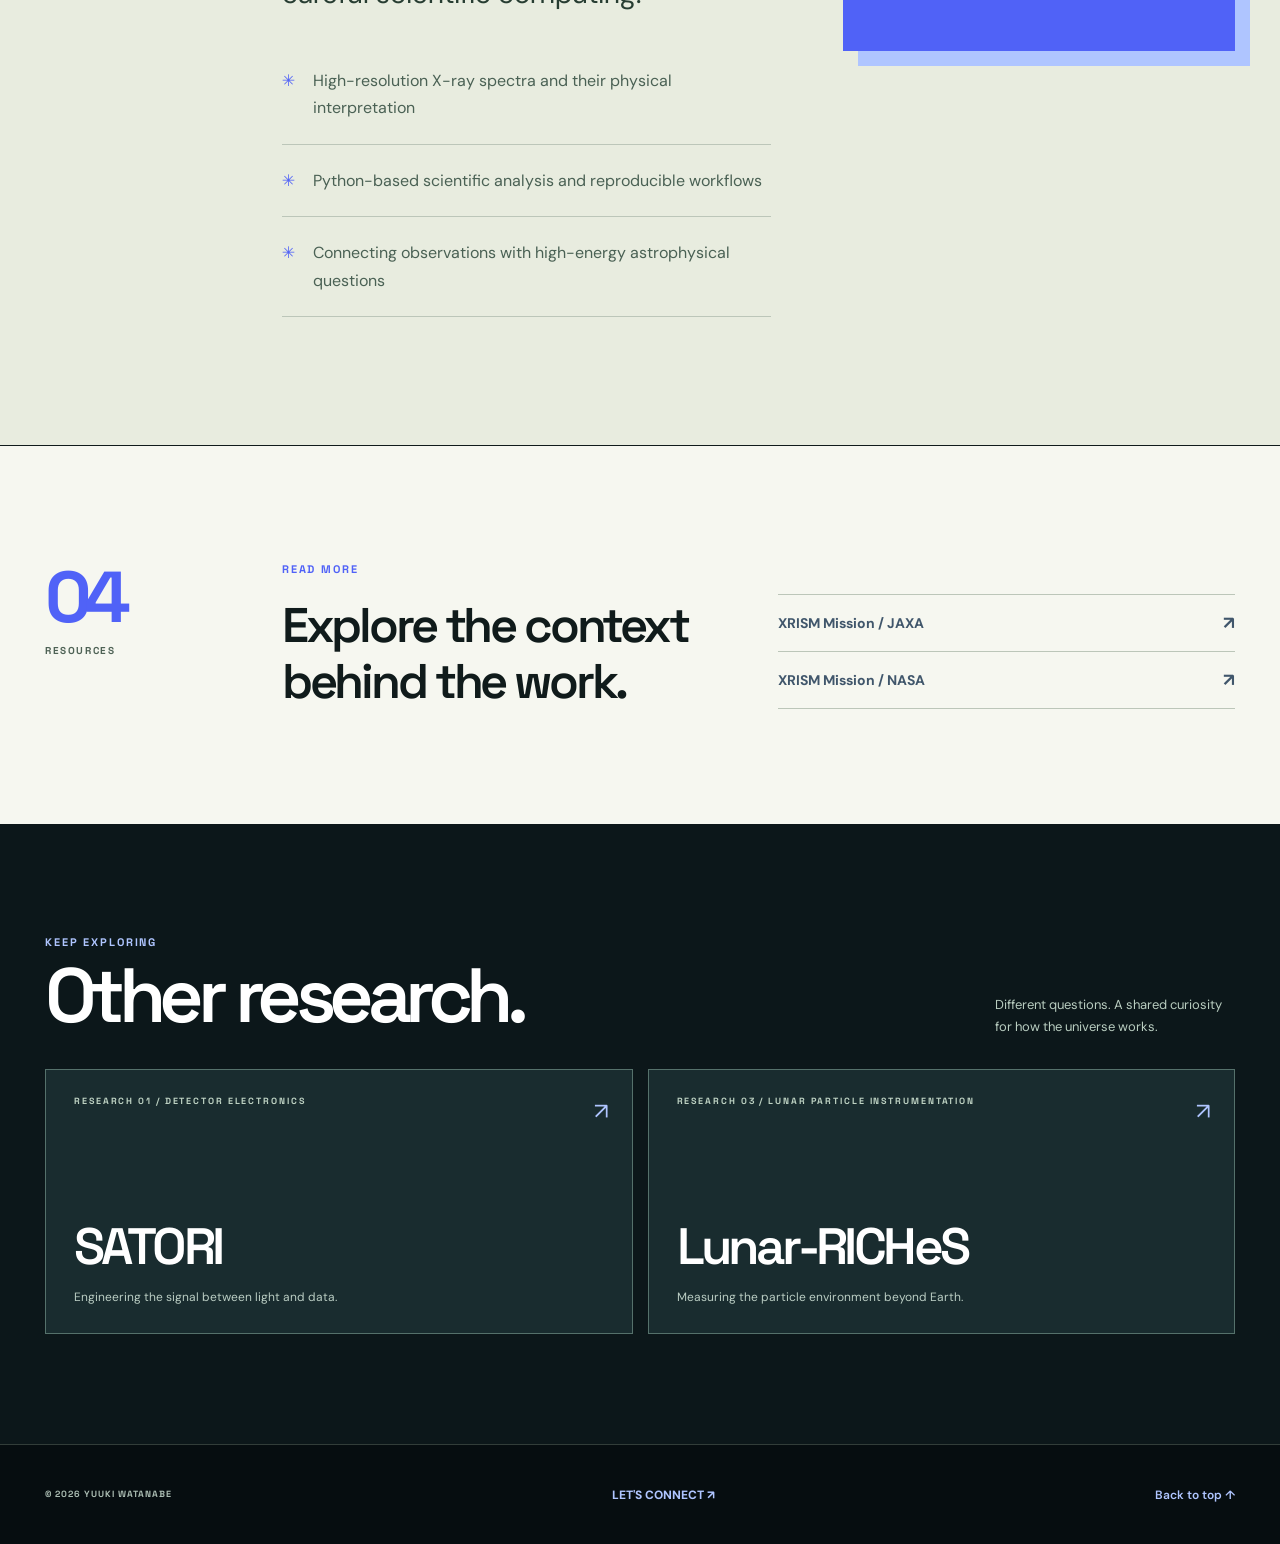
<file: research/xrism-bold.html>
<!doctype html>
<html lang="en">
<head>
<meta charset="utf-8"><meta name="viewport" content="width=device-width, initial-scale=1">
<meta name="theme-color" content="#0a1224">
<meta name="description" content="High-resolution X-ray spectroscopy and reproducible scientific analysis for understanding energetic astrophysical environments.">
<meta property="og:type" content="article"><meta property="og:title" content="XRISM | Yuuki Watanabe">
<meta property="og:description" content="Reading the universe in X-ray light."><meta property="og:url" content="https://y-watanabe11.github.io/research/xrism-bold.html">
<link rel="canonical" href="https://y-watanabe11.github.io/research/xrism-bold.html">
<meta property="og:site_name" content="Yuuki Watanabe">
<meta property="og:image" content="https://y-watanabe11.github.io/og/xrism.png">
<meta property="og:image:width" content="1200">
<meta property="og:image:height" content="630">
<meta property="og:image:alt" content="XRISM — Reading the universe in X-ray light.">
<meta name="twitter:card" content="summary_large_image">
<link rel="icon" href="/favicon.ico" sizes="32x32">
<link rel="icon" href="/favicon.svg" type="image/svg+xml">
<link rel="apple-touch-icon" href="/apple-touch-icon.png">
<link rel="preconnect" href="https://fonts.googleapis.com"><link rel="preconnect" href="https://fonts.gstatic.com" crossorigin>
<link href="https://fonts.googleapis.com/css2?family=DM+Sans:wght@400;500;600;700&family=Space+Grotesk:wght@400;500;600;700&family=Instrument+Serif:ital@0;1&display=swap" rel="stylesheet">
<link rel="stylesheet" href="research.css">
<link rel="stylesheet" href="bold-detail.css">
<script src="bold-detail.js" defer></script>>
<title>XRISM — Bold Research | Yuuki Watanabe</title>
</head>
<body class="theme-xrism bold-detail">
<a class="r-skip" href="#main">Skip to content</a>
<div class="lab-detail-progress" aria-hidden="true"></div>
<div class="r-hero-region" id="top">
<header class="r-shell r-nav">
<a class="r-brand" href="../bold.html" aria-label="Yuuki Watanabe bold portfolio"><span class="r-brand-symbol">YW·</span><span>Yuuki Watanabe</span></a>
<nav class="r-navlinks" aria-label="Main navigation"><a href="../bold.html#work">Research</a><a href="../bold.html#approach">Approach</a><a href="../bold.html#about">About</a><a class="r-nav-pill" href="../bold.html#contact">Lab home ↗</a></nav>
</header>
<div class="r-shell">
<section class="r-hero" aria-labelledby="research-title">
<div class="r-hero-copy">
<p class="r-eyebrow">RESEARCH / 02 — HIGH-ENERGY ASTROPHYSICS</p>
<h1 id="research-title">XRISM<em>.</em></h1>
<h2 class="r-hero-subtitle">Reading the universe in X-ray light.</h2>
<p class="r-hero-description">High-resolution X-ray spectroscopy and reproducible scientific analysis for understanding energetic astrophysical environments.</p>
<div class="r-hero-actions"><a class="r-button primary" href="#overview">Explore the research <span class="r-arrow" aria-hidden="true">↗</span></a><a class="r-button ghost" href="../bold.html#work">All research <span class="r-arrow" aria-hidden="true">↗</span></a></div>
</div>
<div class="r-hero-art" role="group" aria-label="X-RAY OBSERVATORY illustration">
<span class="r-figure-label">FIELD NOTES / 02</span>
<button type="button" class="lab-art-control" aria-pressed="false" aria-label="Intensify the illustration animation"><span aria-hidden="true">✳</span> FOCUS OBSERVATION</button>
<svg class="r-art-orbit" viewBox="0 0 520 520" role="img" aria-label="Stylized X-ray observatory with solar panels and orbital arcs">
 <defs><linearGradient id="xsolar" x2="1" y2="1"><stop stop-color="#4f83b1"/><stop offset="1" stop-color="#1b325a"/></linearGradient><linearGradient id="xgold" x2="1" y2="1"><stop stop-color="#fff0cd"/><stop offset=".55" stop-color="#d5b88f"/><stop offset="1" stop-color="#9989a3"/></linearGradient></defs>
 <g stroke="#a2bce7" fill="none"><ellipse class="orbital-ring" cx="260" cy="260" rx="223" ry="154" transform="rotate(-30 260 260)" stroke-opacity=".32" stroke-width="1.5"/><circle cx="260" cy="260" r="196" stroke-opacity=".15" stroke-dasharray="2 11"/><path d="M50 402Q250 40 460 116" stroke-opacity=".2"/></g>
 <g fill="#cde1ff"><circle cx="54" cy="86" r="2"/><circle cx="390" cy="72" r="1.4"/><circle cx="456" cy="369" r="2"/><circle cx="105" cy="429" r="1.4"/><path d="M427 40v16M419 48h16" fill="none" stroke="#c8e4ff" stroke-width="1.7"/></g>
 <g transform="rotate(-11 260 260)">
 <path d="M31 199L186 188L195 320L38 335Z" fill="url(#xsolar)" stroke="#a7c8ed" stroke-width="3"/><path d="M334 188L490 204L485 337L327 317Z" fill="url(#xsolar)" stroke="#a7c8ed" stroke-width="3"/>
 <g stroke="#aad6f0" stroke-opacity=".55" stroke-width="2"><path d="M71 196l7 134M111 193l6 131M152 191l4 131M36 246l155-9M37 290l158-12M369 192l-5 129M409 197l-3 131M451 200l-4 133M332 239l157 14M330 283l157 15"/></g>
 <path d="M186 258h47M301 258h33" stroke="#d5e6ff" stroke-width="7"/>
 <path d="M220 201L300 189L331 300L248 315Z" fill="url(#xgold)" stroke="#ffedcf" stroke-width="3"/><path d="M220 201L243 166L284 164L300 189Z" fill="#f8ecd9" stroke="#fff8e9" stroke-width="2"/><path d="M249 316L263 288L331 300Z" fill="#887f95" opacity=".6"/><path d="M236 229L308 220M244 262L316 253M250 295L323 284" stroke="#fff1d8" opacity=".8" stroke-width="2"/>
 <path d="M243 167l6-28h33l3 25" fill="#9fbdd0" stroke="#e0effd" stroke-width="2"/><ellipse cx="266" cy="139" rx="23" ry="11" fill="#98bbd7" stroke="#deecff" stroke-width="3"/><ellipse cx="266" cy="139" rx="12" ry="5" fill="#1b3154" stroke="#c5defc" stroke-width="2"/>
 <path d="M273 127L315 72" stroke="#d6e8ff" stroke-width="2" stroke-dasharray="5 7"/></g>
 <circle cx="319" cy="69" r="7" fill="#d6e9ff" opacity=".85"/><circle cx="319" cy="69" r="19" fill="none" stroke="#bddeff" stroke-opacity=".4"/>
 <g font-family="monospace" font-size="11" letter-spacing="2" fill="#d1def2"><text x="35" y="452">X-RAY / MISSION</text><text x="330" y="452">ORBITAL VIEW</text></g></svg>
<span class="lab-art-caption" role="status" aria-live="polite">INTERACTIVE VISUAL / IDLE</span>
<div class="r-figure-bottom"><span>SATELLITE / CONCEPTUAL</span><span>YUUKI WATANABE</span></div>
</div></section>
<div class="r-hero-footer"><span class="r-crumb">HOME / RESEARCH / <span>XRISM</span></span><a class="r-scroll" href="#overview">SCROLL TO EXPLORE ↓</a></div>
</div></div>
<main id="main">
<section id="overview" class="r-section"><div class="r-shell r-content-grid">
<div class="r-section-index" aria-hidden="true"><strong>01</strong><span>Overview</span></div>
<div><p class="r-kicker">THE BIG PICTURE</p><h2 class="r-heading">The universe has a <em>spectrum.</em></h2>
<div class="r-prose"><p>Some of the most energetic environments in the universe reveal themselves in X-rays. High-resolution spectroscopy turns that light into information about hot gas, elements and motion.</p><p>XRISM is an X-ray astronomy mission led by JAXA with contributions from NASA and ESA. My research interests include X-ray spectral analysis and reproducible workflows for interpreting astronomical observations.</p></div>
<div class="r-info-strip" aria-label="Research at a glance"><div class="r-info-item"><span class="r-fact-label">FIELD</span><strong>X-ray astronomy</strong></div><div class="r-info-item"><span class="r-fact-label">INSTRUMENT</span><strong>High-resolution spectroscopy</strong></div><div class="r-info-item"><span class="r-fact-label">WORKFLOW</span><strong>Python / data analysis</strong></div></div></div>
</div></section>
<div class="lab-interlude" aria-label="X-RAYS, SPECTROSCOPY, THE UNIVERSE"><div class="lab-interlude-track" aria-hidden="true"><span>X-RAYS / SPECTROSCOPY / THE UNIVERSE <i>✳</i> </span><span>X-RAYS / SPECTROSCOPY / THE UNIVERSE <i>✳</i> </span><span>X-RAYS / SPECTROSCOPY / THE UNIVERSE <i>✳</i> </span><span>X-RAYS / SPECTROSCOPY / THE UNIVERSE <i>✳</i> </span></div></div>
<section id="approach" class="r-section r-work-section"><div class="r-shell r-content-grid">
<div class="r-section-index" aria-hidden="true"><strong>02</strong><span>Approach</span></div>
<div><p class="r-kicker">FROM QUESTION TO MEASUREMENT</p><h2 class="r-heading">How the pieces <em>connect.</em></h2>
<p class="r-work-intro">A conceptual view of the scientific and engineering workflow behind this research area.</p>
<div class="r-steps"><article class="r-step"><span class="r-step-no">01</span><h3>Observe</h3><p>Collect X-ray measurements from astrophysical sources through space-based instrumentation.</p></article>
<article class="r-step"><span class="r-step-no">02</span><h3>Interpret</h3><p>Study spectral structure to investigate the physical conditions behind observed emission.</p></article>
<article class="r-step"><span class="r-step-no">03</span><h3>Reproduce</h3><p>Organize analysis and scientific computing workflows so results can be checked and revisited.</p></article></div></div>
</div></section>
<section id="focus" class="r-section r-notes-section"><div class="r-shell r-content-grid">
<div class="r-section-index" aria-hidden="true"><strong>03</strong><span>In focus</span></div>
<div class="r-notes-layout"><div><p class="r-kicker">RESEARCH INTERESTS</p><h2 class="r-heading">From photons to <em>physics.</em></h2>
<div class="r-prose"><p>The analysis side of X-ray astronomy depends on both instrumentation and careful scientific computing.</p></div><ul class="r-note-list"><li>High-resolution X-ray spectra and their physical interpretation</li><li>Python-based scientific analysis and reproducible workflows</li><li>Connecting observations with high-energy astrophysical questions</li></ul></div>
<aside class="r-feature-panel"><p class="r-panel-head">THE IDEA BEHIND THE WORK</p><blockquote>A narrow spectral line can carry a remarkable story about a distant place.</blockquote><p>XRISM / RESEARCH DIRECTION</p></aside>
</div></div></section>
<section class="r-resource-section" aria-label="Further reading"><div class="r-shell r-content-grid">
<div class="r-section-index" aria-hidden="true"><strong>04</strong><span>Resources</span></div>
<div class="r-resource-row"><div><p class="r-kicker">READ MORE</p><h2>Explore the context<br>behind the work.</h2></div><div class="r-resource-links"><a href="https://www.xrism.jaxa.jp/mission/" target="_blank" rel="noopener noreferrer">XRISM Mission / JAXA <span aria-hidden="true">↗</span></a>
<a href="https://science.nasa.gov/mission/xrism/" target="_blank" rel="noopener noreferrer">XRISM Mission / NASA <span aria-hidden="true">↗</span></a></div></div>
</div></section>
<section class="r-explore-section" aria-labelledby="next-projects"><div class="r-shell">
<div class="r-explore-head"><div><p class="r-kicker">KEEP EXPLORING</p><h2 id="next-projects">Other research.</h2></div><p>Different questions. A shared curiosity for how the universe works.</p></div>
<div class="r-next-grid"><a class="r-next" href="satori-bold.html" style="--nextglow:#164f53"><span class="r-tag">RESEARCH 01 / DETECTOR ELECTRONICS</span><div><strong>SATORI</strong><small>Engineering the signal between light and data.</small></div><span class="next-arrow" aria-hidden="true">↗</span></a>
<a class="r-next" href="lunar-riches-bold.html" style="--nextglow:#613d56"><span class="r-tag">RESEARCH 03 / LUNAR PARTICLE INSTRUMENTATION</span><div><strong>Lunar-RICHeS</strong><small>Measuring the particle environment beyond Earth.</small></div><span class="next-arrow" aria-hidden="true">↗</span></a></div>
</div></section>
</main>
<footer class="r-footer"><div class="r-shell r-footer-inner"><span class="r-footer-note">© <span id="year">2026</span> YUUKI WATANABE</span><a class="lab-back-home" href="../bold.html#contact">LET'S CONNECT ↗</a><a href="#top">Back to top ↑</a></div></footer>
<script>document.getElementById('year').textContent=new Date().getFullYear();</script>
</body></html>
</file>
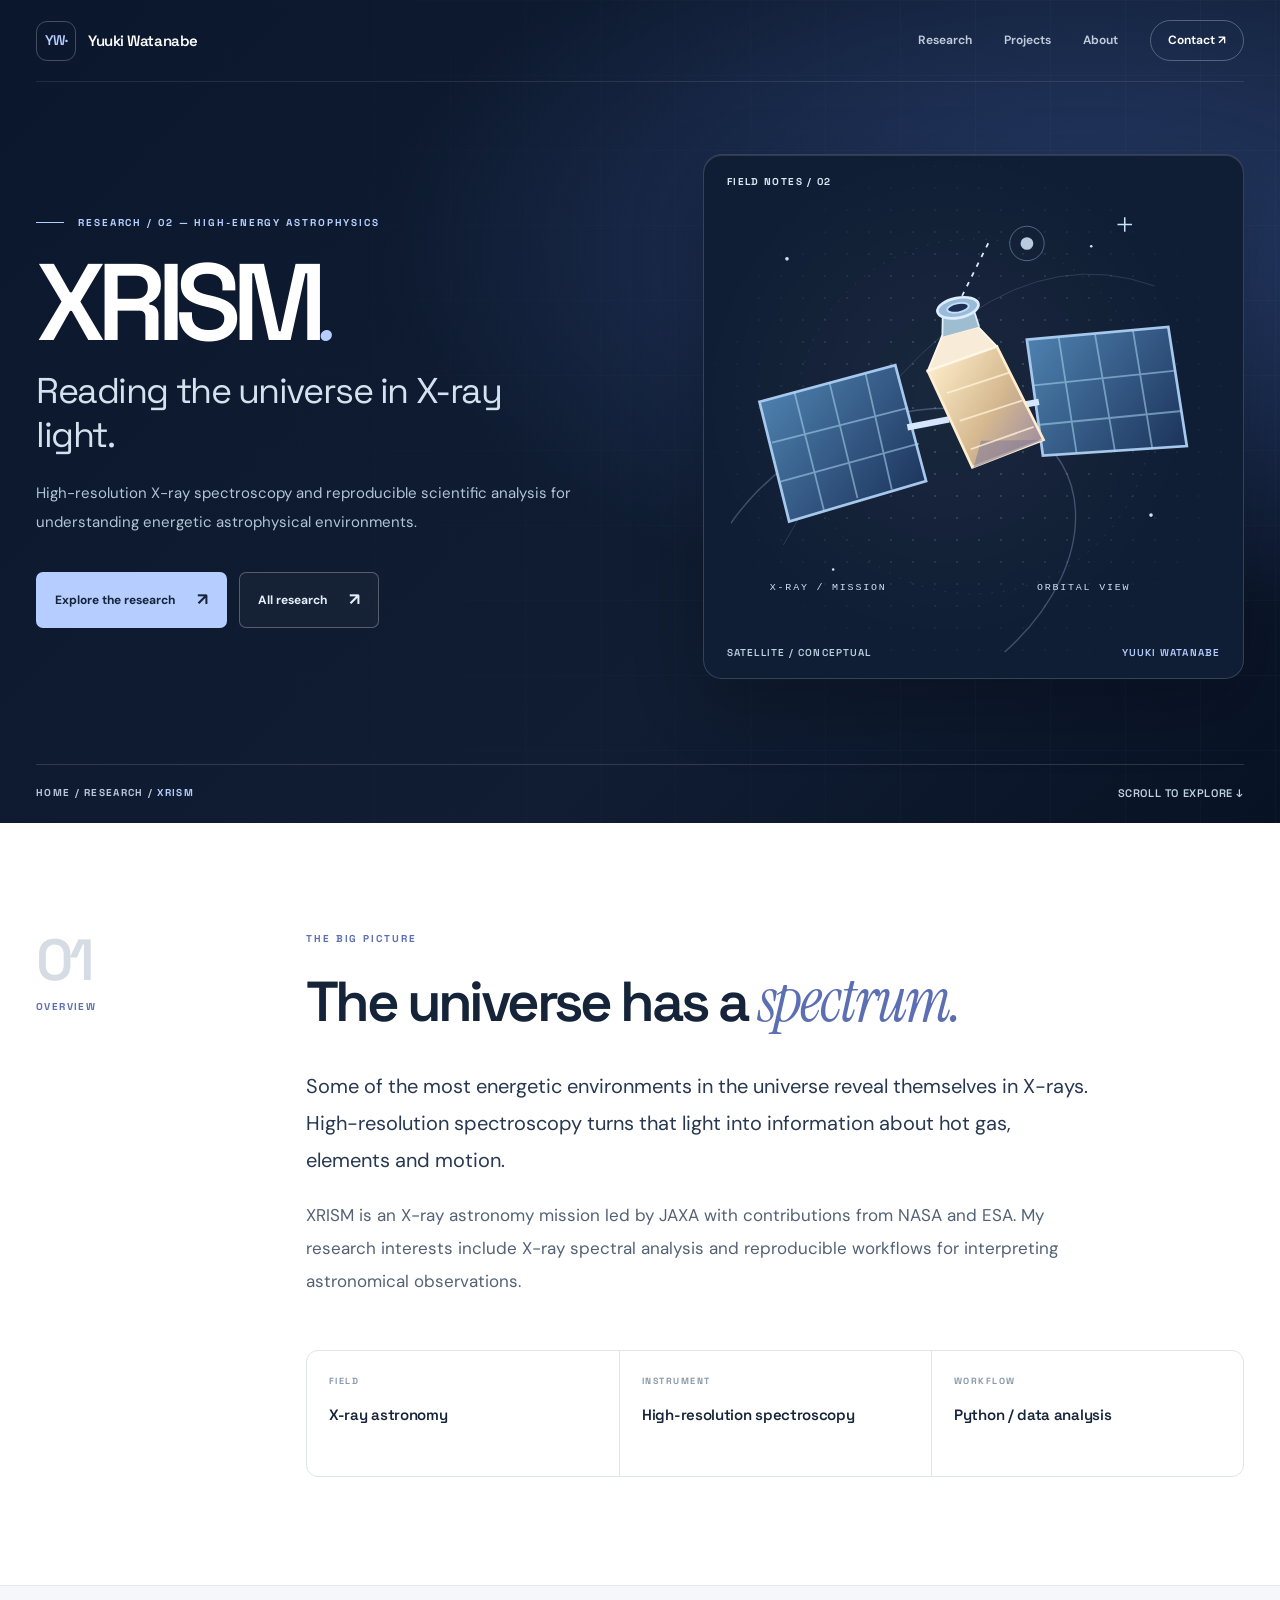
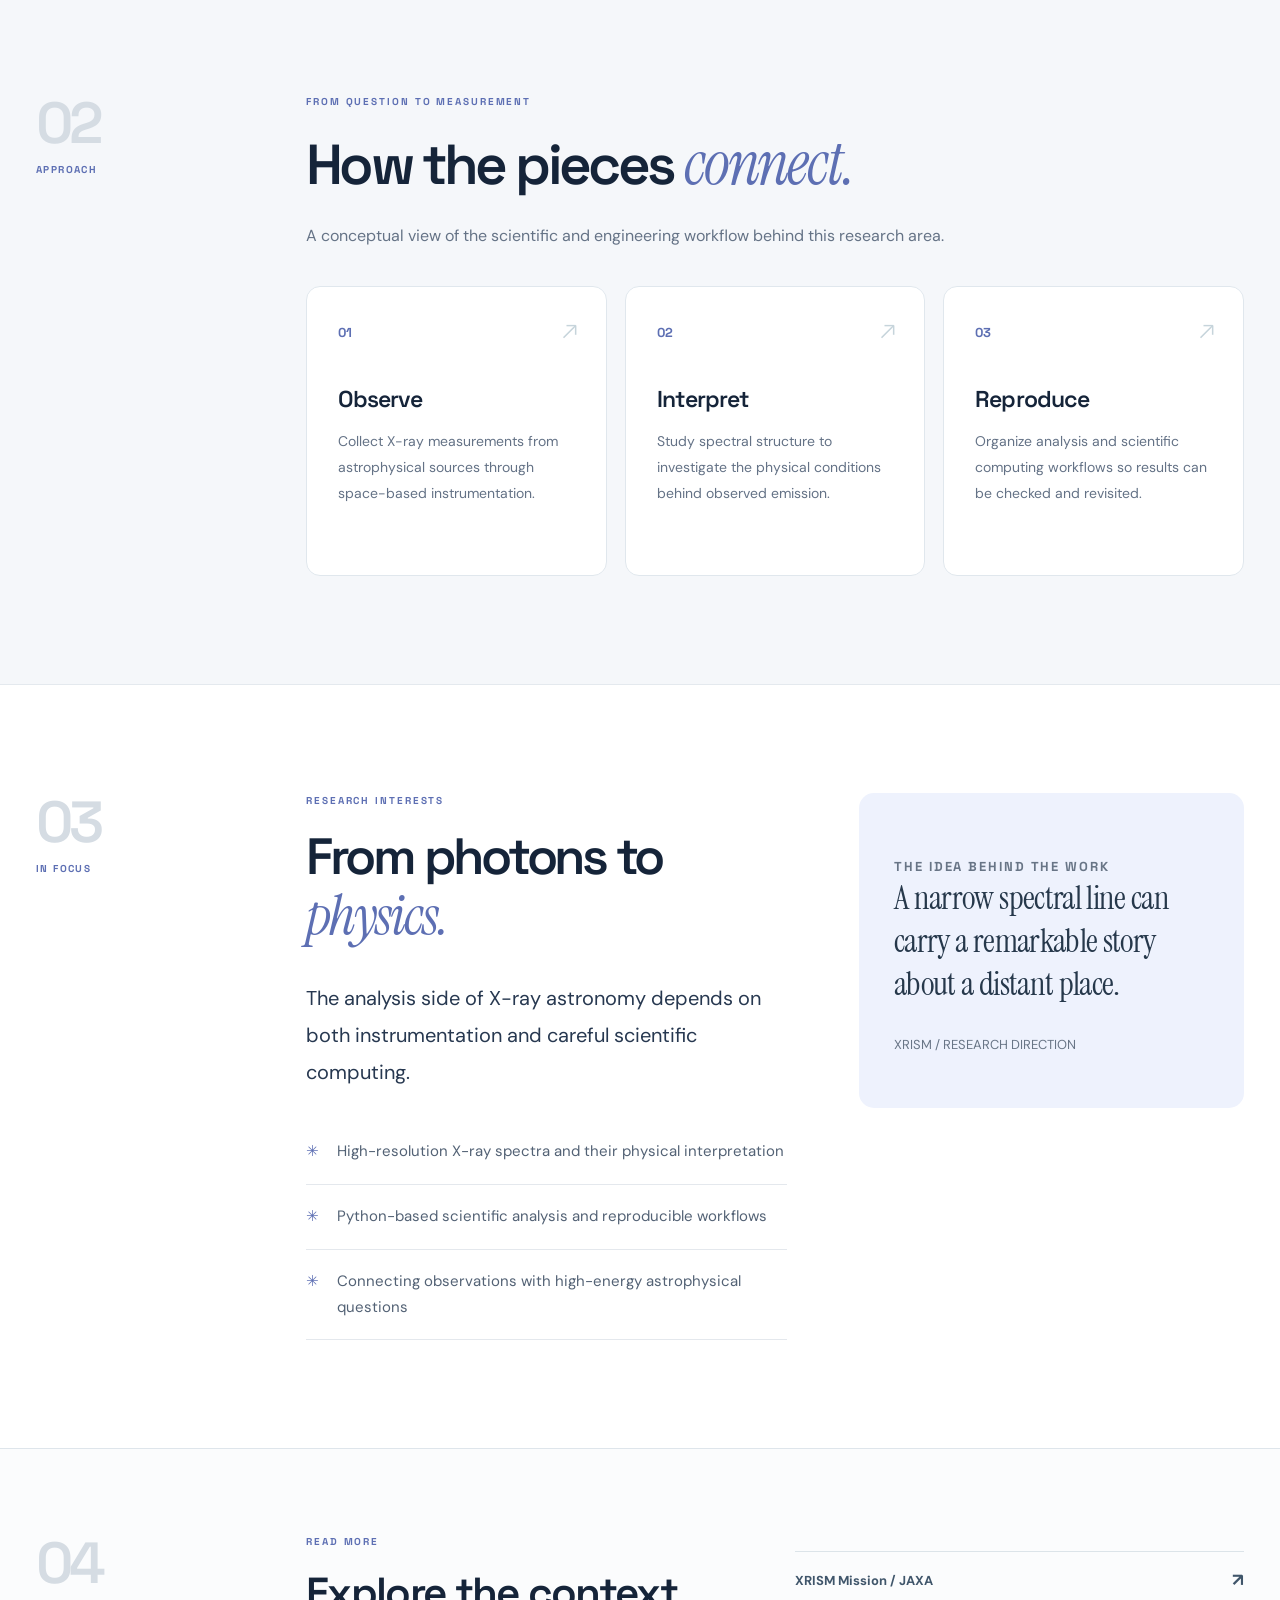
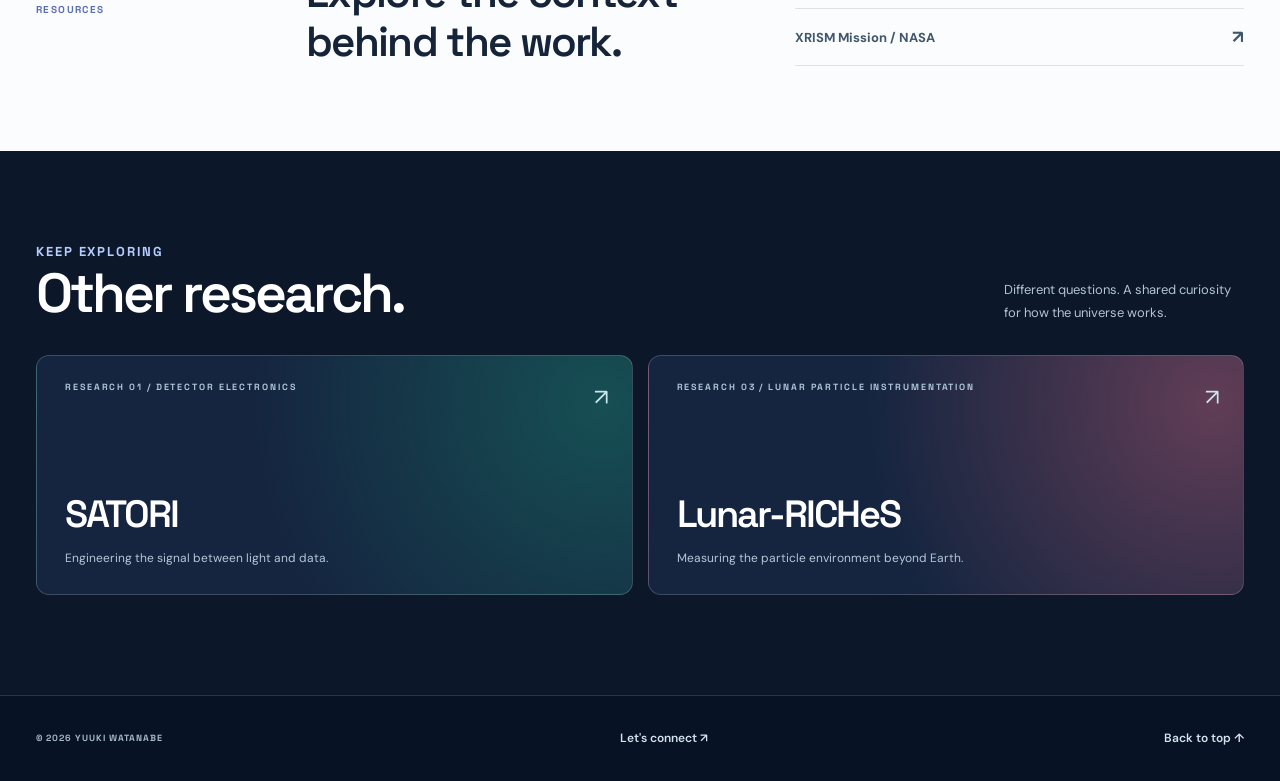
<file: research/xrism.html>
<!doctype html>
<html lang="en">
<head>
<meta charset="utf-8"><meta name="viewport" content="width=device-width, initial-scale=1">
<meta name="theme-color" content="#0a1224">
<meta name="description" content="High-resolution X-ray spectroscopy and reproducible scientific analysis for understanding energetic astrophysical environments.">
<meta property="og:type" content="article"><meta property="og:title" content="XRISM | Yuuki Watanabe">
<meta property="og:description" content="Reading the universe in X-ray light."><meta property="og:url" content="https://y-watanabe11.github.io/research/xrism.html">
<link rel="canonical" href="https://y-watanabe11.github.io/research/xrism.html">
<meta property="og:site_name" content="Yuuki Watanabe">
<meta property="og:image" content="https://y-watanabe11.github.io/og/xrism.png">
<meta property="og:image:width" content="1200">
<meta property="og:image:height" content="630">
<meta property="og:image:alt" content="XRISM — Reading the universe in X-ray light.">
<meta name="twitter:card" content="summary_large_image">
<link rel="icon" href="/favicon.ico" sizes="32x32">
<link rel="icon" href="/favicon.svg" type="image/svg+xml">
<link rel="apple-touch-icon" href="/apple-touch-icon.png">
<link rel="preconnect" href="https://fonts.googleapis.com"><link rel="preconnect" href="https://fonts.gstatic.com" crossorigin>
<link href="https://fonts.googleapis.com/css2?family=DM+Sans:wght@400;500;600;700&family=Space+Grotesk:wght@400;500;600;700&family=Instrument+Serif:ital@0;1&display=swap" rel="stylesheet">
<link rel="stylesheet" href="research.css">
<title>XRISM — Research | Yuuki Watanabe</title>
</head>
<body class="theme-xrism">
<a class="r-skip" href="#main">Skip to content</a>
<div class="r-hero-region" id="top">
<header class="r-shell r-nav">
<a class="r-brand" href="../index.html" aria-label="Yuuki Watanabe homepage"><span class="r-brand-symbol">YW·</span><span>Yuuki Watanabe</span></a>
<nav class="r-navlinks" aria-label="Main navigation"><a href="../index.html#research">Research</a><a href="../index.html#projects">Projects</a><a href="../index.html#about">About</a><a class="r-nav-pill" href="../index.html#contact">Contact ↗</a></nav>
</header>
<div class="r-shell">
<section class="r-hero" aria-labelledby="research-title">
<div class="r-hero-copy">
<p class="r-eyebrow">RESEARCH / 02 — HIGH-ENERGY ASTROPHYSICS</p>
<h1 id="research-title">XRISM<em>.</em></h1>
<h2 class="r-hero-subtitle">Reading the universe in X-ray light.</h2>
<p class="r-hero-description">High-resolution X-ray spectroscopy and reproducible scientific analysis for understanding energetic astrophysical environments.</p>
<div class="r-hero-actions"><a class="r-button primary" href="#overview">Explore the research <span class="r-arrow" aria-hidden="true">↗</span></a><a class="r-button ghost" href="../index.html#research">All research <span class="r-arrow" aria-hidden="true">↗</span></a></div>
</div>
<div class="r-hero-art" role="group" aria-label="X-RAY OBSERVATORY illustration">
<span class="r-figure-label">FIELD NOTES / 02</span>
<svg class="r-art-orbit" viewBox="0 0 520 520" role="img" aria-label="Stylized X-ray observatory with solar panels and orbital arcs">
 <defs><linearGradient id="xsolar" x2="1" y2="1"><stop stop-color="#4f83b1"/><stop offset="1" stop-color="#1b325a"/></linearGradient><linearGradient id="xgold" x2="1" y2="1"><stop stop-color="#fff0cd"/><stop offset=".55" stop-color="#d5b88f"/><stop offset="1" stop-color="#9989a3"/></linearGradient></defs>
 <g stroke="#a2bce7" fill="none"><ellipse class="orbital-ring" cx="260" cy="260" rx="223" ry="154" transform="rotate(-30 260 260)" stroke-opacity=".32" stroke-width="1.5"/><circle cx="260" cy="260" r="196" stroke-opacity=".15" stroke-dasharray="2 11"/><path d="M50 402Q250 40 460 116" stroke-opacity=".2"/></g>
 <g fill="#cde1ff"><circle cx="54" cy="86" r="2"/><circle cx="390" cy="72" r="1.4"/><circle cx="456" cy="369" r="2"/><circle cx="105" cy="429" r="1.4"/><path d="M427 40v16M419 48h16" fill="none" stroke="#c8e4ff" stroke-width="1.7"/></g>
 <g transform="rotate(-11 260 260)">
 <path d="M31 199L186 188L195 320L38 335Z" fill="url(#xsolar)" stroke="#a7c8ed" stroke-width="3"/><path d="M334 188L490 204L485 337L327 317Z" fill="url(#xsolar)" stroke="#a7c8ed" stroke-width="3"/>
 <g stroke="#aad6f0" stroke-opacity=".55" stroke-width="2"><path d="M71 196l7 134M111 193l6 131M152 191l4 131M36 246l155-9M37 290l158-12M369 192l-5 129M409 197l-3 131M451 200l-4 133M332 239l157 14M330 283l157 15"/></g>
 <path d="M186 258h47M301 258h33" stroke="#d5e6ff" stroke-width="7"/>
 <path d="M220 201L300 189L331 300L248 315Z" fill="url(#xgold)" stroke="#ffedcf" stroke-width="3"/><path d="M220 201L243 166L284 164L300 189Z" fill="#f8ecd9" stroke="#fff8e9" stroke-width="2"/><path d="M249 316L263 288L331 300Z" fill="#887f95" opacity=".6"/><path d="M236 229L308 220M244 262L316 253M250 295L323 284" stroke="#fff1d8" opacity=".8" stroke-width="2"/>
 <path d="M243 167l6-28h33l3 25" fill="#9fbdd0" stroke="#e0effd" stroke-width="2"/><ellipse cx="266" cy="139" rx="23" ry="11" fill="#98bbd7" stroke="#deecff" stroke-width="3"/><ellipse cx="266" cy="139" rx="12" ry="5" fill="#1b3154" stroke="#c5defc" stroke-width="2"/>
 <path d="M273 127L315 72" stroke="#d6e8ff" stroke-width="2" stroke-dasharray="5 7"/></g>
 <circle cx="319" cy="69" r="7" fill="#d6e9ff" opacity=".85"/><circle cx="319" cy="69" r="19" fill="none" stroke="#bddeff" stroke-opacity=".4"/>
 <g font-family="monospace" font-size="11" letter-spacing="2" fill="#d1def2"><text x="35" y="452">X-RAY / MISSION</text><text x="330" y="452">ORBITAL VIEW</text></g></svg>
<div class="r-figure-bottom"><span>SATELLITE / CONCEPTUAL</span><span>YUUKI WATANABE</span></div>
</div></section>
<div class="r-hero-footer"><span class="r-crumb">HOME / RESEARCH / <span>XRISM</span></span><a class="r-scroll" href="#overview">SCROLL TO EXPLORE ↓</a></div>
</div></div>
<main id="main">
<section id="overview" class="r-section"><div class="r-shell r-content-grid">
<div class="r-section-index" aria-hidden="true"><strong>01</strong><span>Overview</span></div>
<div><p class="r-kicker">THE BIG PICTURE</p><h2 class="r-heading">The universe has a <em>spectrum.</em></h2>
<div class="r-prose"><p>Some of the most energetic environments in the universe reveal themselves in X-rays. High-resolution spectroscopy turns that light into information about hot gas, elements and motion.</p><p>XRISM is an X-ray astronomy mission led by JAXA with contributions from NASA and ESA. My research interests include X-ray spectral analysis and reproducible workflows for interpreting astronomical observations.</p></div>
<div class="r-info-strip" aria-label="Research at a glance"><div class="r-info-item"><span class="r-fact-label">FIELD</span><strong>X-ray astronomy</strong></div><div class="r-info-item"><span class="r-fact-label">INSTRUMENT</span><strong>High-resolution spectroscopy</strong></div><div class="r-info-item"><span class="r-fact-label">WORKFLOW</span><strong>Python / data analysis</strong></div></div></div>
</div></section>
<section id="approach" class="r-section r-work-section"><div class="r-shell r-content-grid">
<div class="r-section-index" aria-hidden="true"><strong>02</strong><span>Approach</span></div>
<div><p class="r-kicker">FROM QUESTION TO MEASUREMENT</p><h2 class="r-heading">How the pieces <em>connect.</em></h2>
<p class="r-work-intro">A conceptual view of the scientific and engineering workflow behind this research area.</p>
<div class="r-steps"><article class="r-step"><span class="r-step-no">01</span><h3>Observe</h3><p>Collect X-ray measurements from astrophysical sources through space-based instrumentation.</p></article>
<article class="r-step"><span class="r-step-no">02</span><h3>Interpret</h3><p>Study spectral structure to investigate the physical conditions behind observed emission.</p></article>
<article class="r-step"><span class="r-step-no">03</span><h3>Reproduce</h3><p>Organize analysis and scientific computing workflows so results can be checked and revisited.</p></article></div></div>
</div></section>
<section id="focus" class="r-section r-notes-section"><div class="r-shell r-content-grid">
<div class="r-section-index" aria-hidden="true"><strong>03</strong><span>In focus</span></div>
<div class="r-notes-layout"><div><p class="r-kicker">RESEARCH INTERESTS</p><h2 class="r-heading">From photons to <em>physics.</em></h2>
<div class="r-prose"><p>The analysis side of X-ray astronomy depends on both instrumentation and careful scientific computing.</p></div><ul class="r-note-list"><li>High-resolution X-ray spectra and their physical interpretation</li><li>Python-based scientific analysis and reproducible workflows</li><li>Connecting observations with high-energy astrophysical questions</li></ul></div>
<aside class="r-feature-panel"><p class="r-panel-head">THE IDEA BEHIND THE WORK</p><blockquote>A narrow spectral line can carry a remarkable story about a distant place.</blockquote><p>XRISM / RESEARCH DIRECTION</p></aside>
</div></div></section>
<section class="r-resource-section" aria-label="Further reading"><div class="r-shell r-content-grid">
<div class="r-section-index" aria-hidden="true"><strong>04</strong><span>Resources</span></div>
<div class="r-resource-row"><div><p class="r-kicker">READ MORE</p><h2>Explore the context<br>behind the work.</h2></div><div class="r-resource-links"><a href="https://www.xrism.jaxa.jp/mission/" target="_blank" rel="noopener noreferrer">XRISM Mission / JAXA <span aria-hidden="true">↗</span></a>
<a href="https://science.nasa.gov/mission/xrism/" target="_blank" rel="noopener noreferrer">XRISM Mission / NASA <span aria-hidden="true">↗</span></a></div></div>
</div></section>
<section class="r-explore-section" aria-labelledby="next-projects"><div class="r-shell">
<div class="r-explore-head"><div><p class="r-kicker">KEEP EXPLORING</p><h2 id="next-projects">Other research.</h2></div><p>Different questions. A shared curiosity for how the universe works.</p></div>
<div class="r-next-grid"><a class="r-next" href="satori.html" style="--nextglow:#164f53"><span class="r-tag">RESEARCH 01 / DETECTOR ELECTRONICS</span><div><strong>SATORI</strong><small>Engineering the signal between light and data.</small></div><span class="next-arrow" aria-hidden="true">↗</span></a>
<a class="r-next" href="lunar-riches.html" style="--nextglow:#613d56"><span class="r-tag">RESEARCH 03 / LUNAR PARTICLE INSTRUMENTATION</span><div><strong>Lunar-RICHeS</strong><small>Measuring the particle environment beyond Earth.</small></div><span class="next-arrow" aria-hidden="true">↗</span></a></div>
</div></section>
</main>
<footer class="r-footer"><div class="r-shell r-footer-inner"><span class="r-footer-note">© <span id="year">2026</span> YUUKI WATANABE</span><a href="../index.html#contact">Let's connect ↗</a><a href="#top">Back to top ↑</a></div></footer>
<script>document.getElementById('year').textContent=new Date().getFullYear();</script>
</body></html>
</file>
<file: style-20261028.css>
:root {
  color-scheme: light;
  --night: #0a1224;
  --night-raised: #101e36;
  --surface: #f4f6f8;
  --paper: #ffffff;
  --ink: #172337;
  --muted: #647084;
  --line: #e1e6ed;
  --mint: #a4eee0;
  --violet: #aab8ff;
  --accent: #397b80;
  --display: "Space Grotesk", -apple-system, BlinkMacSystemFont, "Segoe UI", sans-serif;
  --body: "DM Sans", -apple-system, BlinkMacSystemFont, "Segoe UI", sans-serif;
}
*, *::before, *::after { box-sizing: border-box; }
html { scroll-behavior: smooth; }
body { margin: 0; background: var(--surface); color: var(--ink); font-family: var(--body); line-height: 1.65; -webkit-font-smoothing: antialiased; }
a { color: inherit; text-decoration: none; }
a:focus-visible { outline: 3px solid #77d4c5; outline-offset: 5px; }
.container { width: min(100% - 72px, 1200px); margin-inline: auto; }
.skip-link { position: fixed; left: 16px; top: -80px; z-index: 30; padding: 12px 18px; border-radius: 8px; background: white; color: var(--night); }
.skip-link:focus { top: 12px; }
.site-header { position: sticky; top: 0; z-index: 20; background: rgba(10,18,36,.96); border-bottom: 1px solid rgba(205,229,248,.10); backdrop-filter: blur(20px); }
.nav-inner { min-height: 80px; display: flex; align-items: center; justify-content: space-between; gap: 24px; }
.brand { display: inline-flex; align-items: center; gap: 13px; flex-shrink: 0; color: white; }
.brand-mark { display: grid; place-items: center; width: 41px; height: 41px; border: 1px solid rgba(164,238,224,.4); border-radius: 11px; font: 700 14px var(--display); letter-spacing: -.9px; }
.brand-mark span { color: var(--mint); }
.brand-name { font: 600 16px var(--display); letter-spacing: -.4px; }
.primary-nav { display: flex; align-items: center; gap: 36px; }
.primary-nav a { color: #b5c2d5; font-size: 13px; font-weight: 600; transition: color .2s ease; }
.primary-nav a:hover { color: white; }
.primary-nav .nav-contact { padding: 10px 15px; border: 1px solid rgba(178,208,239,.27); border-radius: 100px; color: #f2faf9; }
.nav-contact span { padding-left: 6px; color: var(--mint); }
.hero { position: relative; isolation: isolate; overflow: hidden; color: white; background: radial-gradient(ellipse at 75% 38%, #1d3056 0%, transparent 44%), radial-gradient(ellipse at 0 100%, #152c3c 0%, transparent 44%), var(--night); }
.hero::after { content: ""; position: absolute; z-index: -1; inset: 0; background: linear-gradient(135deg, transparent 48%, rgba(120,157,209,.035)); pointer-events: none; }
.hero-grid { position: absolute; inset: 0; z-index: -1; opacity: .4; background-image: linear-gradient(rgba(147,187,229,.055) 1px, transparent 1px), linear-gradient(90deg, rgba(147,187,229,.055) 1px, transparent 1px); background-size: 82px 82px; mask-image: linear-gradient(90deg, transparent 0%, black 45%, black 100%); }
.hero-inner { min-height: 650px; display: grid; grid-template-columns: minmax(0,1.13fr) minmax(0,.87fr); align-items: center; gap: 48px; padding-block: 90px 76px; }
.hero-content { position: relative; z-index: 1; animation: rise-in .75s both; }
.eyebrow, .section-kicker, .visual-top, .visual-bottom, .hero-bottom, .card-overline, .art-label, .art-corner, .affiliation-card>span, .projects-footnote { font: 700 11px/1.5 var(--display); letter-spacing: 1.6px; }
.eyebrow { display: flex; align-items: center; gap: 13px; color: var(--mint); }
.status-dot { width: 8px; height: 8px; border-radius: 50%; background: #9ef1dd; box-shadow: 0 0 0 5px rgba(158,241,221,.11), 0 0 25px rgba(158,241,221,.7); flex-shrink: 0; }
h1, h2, h3, p { margin-top: 0; }
h1, h2, h3 { font-family: var(--display); }
h1 { margin: 30px 0 22px; font-size: clamp(55px, 5.2vw, 80px); font-weight: 600; letter-spacing: -.065em; line-height: 1.07; }
h1 em { font-style: normal; color: var(--mint); }
h1 span { display: block; margin-top: 23px; max-width: 560px; color: #abb9ce; font-size: clamp(26px, 2.8vw, 39px); letter-spacing: -.045em; line-height: 1.19; font-weight: 400; }
.hero-description { max-width: 555px; color: #b9c5d6; font-size: 15px; line-height: 1.9; }
.hero-description strong { color: white; font-weight: 700; }
.hero-actions { display: flex; flex-wrap: wrap; gap: 13px; margin-top: 32px; }
.button { display: inline-flex; justify-content: center; align-items: center; gap: 23px; padding: 14px 21px; min-height: 50px; border-radius: 8px; font-size: 13px; font-weight: 700; transition: transform .2s, background .2s, border-color .2s; }
.button:hover { transform: translateY(-3px); }
.button-primary { color: #0c1b2b; background: var(--mint); }
.button-primary:hover { background: #c7fff2; }
.button-outline { color: white; background: rgba(255,255,255,.025); border: 1px solid rgba(191,213,236,.28); }
.button-outline:hover { border-color: rgba(191,213,236,.65); background: rgba(255,255,255,.065); }
.button span { font-size: 17px; line-height: 1; }
.visual-panel { position: relative; max-width: 520px; width: 100%; justify-self: end; overflow: hidden; border: 1px solid rgba(163,212,243,.19); border-radius: 26px; aspect-ratio: 1 / 1.07; background: radial-gradient(circle at 54% 48%, #1e3f59 0%, #11253e 42%, #0c1b32 84%); box-shadow: 0 35px 90px rgba(0,0,0,.26), inset 0 1px rgba(255,255,255,.08); animation: rise-in .85s .12s both; }
.visual-panel::before { content: ""; position: absolute; inset: 0; opacity: .22; background-image: radial-gradient(#a7d6e8 .8px, transparent .8px); background-size: 23px 23px; }
.visual-top, .visual-bottom { position: absolute; left: 27px; right: 27px; z-index: 2; display: flex; justify-content: space-between; color: #b7ccdc; }
.visual-top { top: 26px; align-items: center; }
.visual-bottom { bottom: 24px; align-items: end; font-size: 10px; line-height: 1.6; }
.visual-sparkle { font-size: 23px; color: var(--mint); }
.visual-cross { font-size: 25px; color: #8aabc5; font-weight: 400; }
.orbit-art { position: absolute; inset: 3% 0; width: 100%; height: 94%; filter: drop-shadow(0 0 28px rgba(98,197,196,.09)); }
.hero-bottom { display: flex; align-items: center; justify-content: space-between; gap: 20px; min-height: 81px; border-top: 1px solid rgba(190,217,239,.16); color: #a2b6c9; font-size: 10px; }
.hero-bottom>span:first-child { display: inline-flex; align-items: center; gap: 12px; }
.micro-line { display: inline-block; width: 19px; height: 1px; background: var(--mint); }
.hero-bottom a { color: var(--mint); white-space: nowrap; }
.hero-bottom a span { margin-left: 8px; }
.section { padding-block: 112px 126px; scroll-margin-top: 80px; }
.section-heading { display: flex; justify-content: space-between; align-items: end; gap: 40px; margin-bottom: 38px; }
.section-kicker { margin-bottom: 18px; color: #63738a; }
.section-kicker span { color: #257e83; }
h2 { margin: 0; font-size: clamp(39px, 4.5vw, 60px); line-height: 1.12; font-weight: 600; letter-spacing: -.058em; }
h2 span { color: #80909f; }
.section-intro { max-width: 340px; margin-bottom: 2px; color: var(--muted); font-size: 15px; line-height: 1.8; }
.research-section { background: var(--surface); }
.research-grid { display: grid; grid-template-columns: repeat(3, minmax(0,1fr)); gap: 18px; }
.research-card { overflow: hidden; border: 1px solid var(--line); border-radius: 17px; background: white; box-shadow: 0 9px 34px rgba(16,30,54,.035); transition: transform .25s, box-shadow .25s, border-color .25s; }
.research-card:hover { transform: translateY(-6px); border-color: #cad7e3; box-shadow: 0 25px 44px rgba(16,30,54,.09); }
.card-art { position: relative; height: 200px; overflow: hidden; }
.card-art svg { display: block; position: absolute; width: 100%; height: 100%; left: 0; top: 5px; transition: transform .4s ease; }
.research-card:hover .card-art svg { transform: scale(1.055); }
.art-asic { background: radial-gradient(circle at 50% 40%, #255a70, #102c45 75%); }
.art-xray { background: radial-gradient(circle at 48% 40%, #344d87, #192442 75%); }
.art-lunar { background: radial-gradient(circle at 50% 40%, #714a5c, #322840 75%); }
.art-label, .art-corner { position: absolute; z-index: 1; color: #dcecf6; font-size: 9px; letter-spacing: 1.4px; }
.art-label { left: 22px; top: 19px; }
.art-corner { right: 19px; bottom: 15px; opacity: .78; }
.card-content { display: flex; flex-direction: column; min-height: 300px; padding: 26px 26px 25px; }
.card-overline { margin-bottom: 12px; color: #547785; font-size: 9px; letter-spacing: 1px; }
.card-overline span { margin-inline: 6px; color: #90a1ae; }
.card-content h3 { margin: 0 0 13px; color: var(--ink); font-size: 26px; line-height: 1.2; font-weight: 600; letter-spacing: -.045em; }
.card-content>p:not(.card-overline) { margin: 0 0 25px; color: var(--muted); font-size: 13px; line-height: 1.85; }
.tags { display: flex; flex-wrap: wrap; gap: 7px; margin-top: auto; }
.tags span { padding: 6px 9px; border: 1px solid #e4e9ef; border-radius: 5px; background: #f7f9fb; color: #5a6d7b; font-size: 10px; font-weight: 700; }

/* Interactive SATORI circuit — works with hover, keyboard and touch. */
.satori-card { position: relative; }
.art-asic { isolation: isolate; }
.art-asic::after {
  content: "";
  position: absolute;
  inset: 0;
  pointer-events: none;
  background: radial-gradient(ellipse at 50% 48%, rgba(86, 233, 211, .2), transparent 62%);
  opacity: 0;
  transition: opacity .5s ease;
}
.satori-card .art-asic svg { pointer-events: none; }
.satori-signals path {
  fill: none;
  stroke: #b2fff0;
  stroke-width: 2.2;
  stroke-linecap: round;
  stroke-dasharray: 12 14;
  opacity: 0;
  filter: drop-shadow(0 0 3px rgba(112,255,223,.9));
  transition: opacity .4s ease;
}
.satori-signals path:nth-child(2n) { --flow-delay: -.65s; }
.satori-signals path:nth-child(3n) { --flow-delay: -1.15s; }
.satori-core, .satori-chip, .satori-core-mark {
  transition: filter .45s ease, stroke .45s ease;
}
.satori-nodes circle {
  transform-box: fill-box;
  transform-origin: center;
  opacity: .66;
}
.satori-nodes circle:nth-child(2n) { --node-delay: -.5s; }
.satori-nodes circle:nth-child(3n) { --node-delay: -.9s; }
.circuit-toggle {
  position: absolute;
  left: 15px;
  top: 156px;
  z-index: 2;
  display: inline-flex;
  align-items: center;
  gap: 9px;
  border: 1px solid rgba(159, 246, 229, .35);
  border-radius: 999px;
  padding: 8px 12px;
  background: rgba(5, 26, 43, .78);
  color: #dcfff8;
  font: 700 10px/1 var(--display);
  letter-spacing: .6px;
  cursor: pointer;
  backdrop-filter: blur(8px);
  transition: background .2s ease, border-color .2s ease, transform .2s ease;
}
.circuit-toggle:hover { transform: translateY(-2px); background: rgba(16, 64, 76, .94); }
.circuit-toggle:focus-visible {
  outline: 2px solid #baffef;
  outline-offset: 3px;
}
.circuit-led {
  width: 7px;
  height: 7px;
  border-radius: 50%;
  background: #638985;
  transition: background .3s ease, box-shadow .3s ease;
}
.satori-card.is-energized .circuit-led {
  background: #9bffe5;
  box-shadow: 0 0 10px 2px rgba(104, 255, 222, .55);
}
.satori-card.is-energized .art-asic::after { opacity: 1; }
.satori-card.is-energized .satori-signals path {
  opacity: 1;
  animation: satori-current 1.7s linear infinite;
  animation-delay: var(--flow-delay, 0s);
}
.satori-card.is-energized .satori-core {
  stroke: #d1fff1;
  filter: drop-shadow(0 0 11px rgba(111, 251, 218, .75));
}
.satori-card.is-energized .satori-chip {
  filter: drop-shadow(0 0 10px rgba(119, 255, 227, .55));
}
.satori-card.is-energized .satori-nodes circle {
  opacity: 1;
  animation: satori-node-glow 1.8s ease-in-out infinite alternate;
  animation-delay: var(--node-delay, 0s);
}
@media (hover: hover) and (pointer: fine) {
  .satori-card:hover .art-asic::after { opacity: 1; }
  .satori-card:hover .satori-signals path {
    opacity: 1;
    animation: satori-current 1.7s linear infinite;
  animation-delay: var(--flow-delay, 0s);
  }
  .satori-card:hover .satori-core {
    stroke: #d1fff1;
    filter: drop-shadow(0 0 11px rgba(111, 251, 218, .75));
  }
  .satori-card:hover .satori-chip { filter: drop-shadow(0 0 10px rgba(119, 255, 227, .55)); }
  .satori-card:hover .satori-nodes circle {
    opacity: 1;
    animation: satori-node-glow 1.8s ease-in-out infinite alternate;
  animation-delay: var(--node-delay, 0s);
  }
}
@keyframes satori-current {
  from { stroke-dashoffset: 104; }
  to { stroke-dashoffset: 0; }
}
@keyframes satori-node-glow {
  from { transform: scale(1); filter: drop-shadow(0 0 2px #76e6d2); }
  to { transform: scale(1.6); filter: drop-shadow(0 0 7px #b5ffed); }
}

.projects-section { padding-block: 110px 70px; scroll-margin-top: 80px; background: #101c31; color: white; position: relative; overflow: hidden; }
.projects-section::before { content: ""; position: absolute; right: -260px; top: -430px; width: 790px; height: 790px; border: 1px solid rgba(167,199,243,.10); border-radius: 50%; box-shadow: 0 0 0 100px rgba(167,199,243,.022), 0 0 0 200px rgba(167,199,243,.015); pointer-events: none; }
.projects-inner { position: relative; }
.section-heading-dark .section-kicker { color: #a1b4cc; }
.section-heading-dark .section-kicker span { color: var(--mint); }
.section-heading-dark h2 span { color: var(--mint); }
.section-heading-dark .section-intro { color: #acbbcc; }
.project-list { margin-top: 56px; border-top: 1px solid rgba(195,222,240,.18); }
.project-row { display: grid; grid-template-columns: 70px minmax(0,1fr) 48px; align-items: center; gap: 15px; padding: 30px 16px; border-bottom: 1px solid rgba(195,222,240,.18); transition: padding .2s, background .2s; }
.project-row:hover { padding-left: 27px; background: rgba(202,235,255,.06); }
.project-number { align-self: start; margin-top: 7px; color: var(--mint); font: 700 12px var(--display); }
.project-row h3 { margin: 0 0 5px; font-weight: 500; font-size: clamp(20px,2.5vw,29px); letter-spacing: -.035em; line-height: 1.3; }
.project-row p { margin: 0; color: #aebcd0; font-size: 14px; }
.project-arrow { width: 43px; height: 43px; display: grid; place-items: center; border: 1px solid rgba(197,227,236,.3); border-radius: 50%; font-size: 20px; color: var(--mint); transition: background .2s, color .2s; }
.project-row:hover .project-arrow { background: var(--mint); color: var(--night); }
.projects-footnote { display: flex; justify-content: space-between; margin: 42px 0 0; color: #8b9cb4; font-size: 10px; }
.projects-footnote span { color: var(--mint); font-size: 23px; line-height: 1; }
.about-section { background: var(--paper); }
.about-grid { display: grid; grid-template-columns: 1.1fr .9fr; gap: 95px; }
.about-lead h2 { font-size: clamp(40px,4.8vw,62px); }
.about-lead h2 em { color: #39858b; font-style: normal; }
.about-decoration { display: flex; align-items: center; gap: 15px; margin-top: 62px; color: #728294; font: 700 10px var(--display); letter-spacing: 1.5px; }
.about-decoration span { font-size: 36px; line-height: 1; color: #448990; }
.about-copy { padding-top: 42px; }
.about-copy p { color: var(--muted); font-size: 15px; line-height: 1.95; margin-bottom: 19px; }
.about-copy .about-opening { margin-bottom: 24px; color: var(--ink); font: 500 23px/1.45 var(--display); letter-spacing: -.035em; }
.affiliation-card { display: flex; flex-direction: column; gap: 3px; margin-top: 34px; padding: 24px 27px; border-left: 3px solid #58aaac; background: #f3f7f8; }
.affiliation-card>span { color: #54808a; font-size: 10px; margin-bottom: 5px; }
.affiliation-card strong { font: 600 17px var(--display); }
.affiliation-card small { color: #67798b; font-size: 12px; }
.contact-section { background: var(--paper); padding: 0 0 80px; scroll-margin-top: 80px; }
.contact-panel { position: relative; isolation: isolate; overflow: hidden; padding: 74px 76px 75px; border-radius: 24px; background: #e6f1f0; }
.contact-panel::after { content: ""; position: absolute; z-index: -1; width: 460px; height: 460px; right: -140px; top: -240px; border: 1px solid rgba(43,134,140,.23); border-radius: 50%; box-shadow: 0 0 0 65px rgba(43,134,140,.055), 0 0 0 130px rgba(43,134,140,.035); }
.contact-top { display: flex; justify-content: space-between; }
.contact-top .section-kicker { margin-bottom: 24px; }
.contact-star { font-size: 28px; color: #35868b; line-height: 1; }
.contact-panel h2 { font-size: clamp(42px,5.4vw,72px); }
.contact-panel h2 em { font-style: normal; color: #43898a; }
.contact-panel>p { margin: 21px 0 34px; color: #57717b; font-size: 15px; }
.social-links { display: flex; flex-wrap: wrap; gap: 10px; }
.social-links a { display: inline-flex; align-items: center; gap: 18px; padding: 11px 16px; border: 1px solid #a9c9c7; border-radius: 8px; background: rgba(255,255,255,.55); color: #24484e; font-size: 13px; font-weight: 700; transition: transform .2s, background .2s; }
.social-links a:hover { transform: translateY(-3px); background: white; }
.social-links a span { font-size: 17px; line-height: 1; }
.footer { background: white; border-top: 1px solid var(--line); }
.footer-inner { display: flex; align-items: center; justify-content: space-between; gap: 20px; min-height: 90px; color: #718092; font-size: 12px; }
.footer a { color: #2d686e; font-weight: 700; }
@keyframes rise-in { from { opacity: 0; transform: translateY(18px); } to { opacity: 1; transform: translateY(0); } }
@media (max-width: 1020px) {
  .hero-inner { grid-template-columns: 1fr .84fr; gap: 25px; min-height: 580px; }
  h1 { font-size: clamp(50px, 5.8vw, 68px); }
  .card-content { padding-inline: 20px; }
  .about-grid { gap: 50px; }
}
@media (max-width: 780px) {
  .container { width: min(100% - 48px, 600px); }
  .primary-nav { gap: 19px; }
  .hero-inner { grid-template-columns: 1fr; padding-block: 73px 55px; gap: 50px; }
  .hero-content { max-width: 600px; }
  h1 { font-size: clamp(51px, 9vw, 72px); }
  h1 span { max-width: 510px; }
  .visual-panel { max-width: 520px; justify-self: center; aspect-ratio: 1.3; }
  .orbit-art { width: 85%; left: 7.5%; }
  .hero-bottom { flex-wrap: wrap; justify-content: flex-start; padding-block: 18px; gap: 8px 25px; }
  .hero-bottom a { margin-left: auto; }
  .section { padding-block: 85px 95px; }
  .research-grid { grid-template-columns: 1fr; gap: 20px; }
  .research-card { display: grid; grid-template-columns: .92fr 1.08fr; }
  .card-art { height: auto; min-height: 270px; }
  .card-content { min-height: 270px; padding: 24px; }
  .section-heading { align-items: start; flex-direction: column; gap: 18px; }
  .section-intro { max-width: 510px; }
  .projects-section { padding-block: 85px 60px; }
  .about-grid { grid-template-columns: 1fr; gap: 25px; }
  .about-copy { padding-top: 0; }
  .about-decoration { margin-top: 35px; }
  .contact-panel { padding: 55px 43px; }
}
@media (max-width: 560px) {
  .container { width: min(100% - 38px, 480px); }
  .nav-inner { padding-block: 12px; min-height: 74px; flex-wrap: wrap; gap: 8px; }
  .brand-mark { width: 35px; height: 35px; font-size: 12px; border-radius: 9px; }
  .brand-name { font-size: 14px; }
  .primary-nav { width: 100%; justify-content: space-between; gap: 8px; }
  .primary-nav a { font-size: 11px; }
  .primary-nav .nav-contact { padding: 5px 10px; }
  .hero-inner { padding-top: 65px; gap: 34px; }
  .eyebrow { font-size: 9px; letter-spacing: 1.1px; }
  h1 { font-size: clamp(48px, 12vw, 64px); letter-spacing: -.065em; }
  h1 span { font-size: clamp(27px, 7vw, 35px); }
  .hero-description { font-size: 14px; }
  .hero-actions { gap: 10px; }
  .button { padding-inline: 15px; gap: 10px; font-size: 12px; }
  .visual-panel { aspect-ratio: 1.12; border-radius: 19px; }
  .visual-top, .visual-bottom { left: 18px; right: 18px; font-size: 9px; }
  .visual-top { top: 17px; }
  .visual-bottom { bottom: 16px; }
  .orbit-art { width: 100%; left: 0; }
  .hero-bottom { font-size: 9px; letter-spacing: .8px; }
  .hero-bottom>span:nth-child(2) { width: 100%; }
  .hero-bottom a { margin-left: 0; }
  .section { padding-block: 70px 78px; }
  h2 { font-size: 43px; }
  .research-card { display: block; }
  .card-art { height: 190px; min-height: 0; }
  .circuit-toggle { top: 145px; }
  .card-content { min-height: 0; padding: 24px; }
  .card-content>p:not(.card-overline) { margin-bottom: 23px; }
  .projects-section { padding-block: 72px 52px; }
  .project-list { margin-top: 35px; }
  .project-row { grid-template-columns: 30px 1fr 36px; gap: 7px; padding: 25px 4px; }
  .project-row:hover { padding-left: 8px; }
  .project-row h3 { font-size: 19px; }
  .project-row p { font-size: 12px; }
  .project-arrow { width: 32px; height: 32px; font-size: 17px; }
  .about-copy .about-opening { font-size: 21px; }
  .contact-section { padding-bottom: 45px; }
  .contact-panel { padding: 40px 23px 43px; border-radius: 17px; }
  .contact-panel h2 { font-size: clamp(36px, 9vw, 51px); }
  .contact-panel>p { font-size: 13px; }
  .social-links a { font-size: 12px; padding: 9px 12px; }
  .footer-inner { flex-wrap: wrap; gap: 4px 20px; padding-block: 22px; }
  .footer-inner>span:nth-child(2) { width: 100%; order: 3; }
}
@media (prefers-reduced-motion: reduce) {
  .satori-card.is-energized .satori-signals path { opacity: 1; }
  .satori-card.is-energized .satori-nodes circle { opacity: 1; }
  html { scroll-behavior: auto; }
  *, *::before, *::after { animation: none !important; transition: none !important; }
}
</file>
<file: xrism.css>
/* XRISM spacecraft illustration and gentle observation interaction.
   Kept separate from the base stylesheet to avoid disrupting the other cards. */
.xrism-card { position: relative; }

.xrism-card .art-xray {
  isolation: isolate;
  background:
    radial-gradient(ellipse at 55% 36%, rgba(118, 166, 206, .24), transparent 61%),
    linear-gradient(155deg, #2c4363 0%, #202f50 54%, #182441 100%);
}

.xrism-card .art-xray::before {
  content: "";
  position: absolute;
  inset: 0;
  pointer-events: none;
  background: radial-gradient(ellipse at 58% 42%, rgba(178, 225, 248, .12), transparent 64%);
  opacity: .55;
  transition: opacity .55s ease;
}

.xrism-card .xrism-illustration {
  top: 0;
  pointer-events: none;
}

.xrism-satellite {
  transform-box: fill-box;
  transform-origin: center;
  transition: transform .75s cubic-bezier(.22, 1, .36, 1), filter .6s ease;
}

.xrism-observation {
  opacity: 0;
  transition: opacity .55s ease;
}

.xrism-beam-halo {
  stroke: #b7ecff;
  stroke-width: 11;
  stroke-linecap: round;
  opacity: .24;
  filter: blur(5px);
}

.xrism-beam {
  stroke: #d0f4ff;
  stroke-width: 2;
  stroke-linecap: round;
  stroke-dasharray: 8 13;
  filter: drop-shadow(0 0 3px rgba(190, 240, 255, .7));
}

.xrism-source-ring {
  transform-box: fill-box;
  transform-origin: center;
}

.xrism-mirror { transition: filter .55s ease, stroke .55s ease; }

.xrism-card.is-observing .xrism-observation { opacity: 1; }
.xrism-card.is-observing .xrism-beam {
  animation: xrism-beam-flow 3s linear infinite;
}
.xrism-card.is-observing .xrism-source-ring {
  animation: xrism-soft-pulse 3s ease-in-out infinite;
}
.xrism-card.is-observing .xrism-satellite {
  transform: translateY(-3px) rotate(-.5deg);
  filter: drop-shadow(0 0 6px rgba(163, 216, 239, .25));
}
.xrism-card.is-observing .xrism-mirror {
  stroke: #f4ffff;
  filter: drop-shadow(0 0 6px rgba(192, 246, 255, .55));
}
.xrism-card.is-observing .art-xray::before { opacity: 1; }
.xrism-card.is-observing .xrism-toggle .circuit-led {
  background: #b5f2ff;
  box-shadow: 0 0 10px 2px rgba(135, 212, 247, .45);
}

@media (hover: hover) and (pointer: fine) {
  .xrism-card:hover .xrism-observation { opacity: 1; }
  .xrism-card:hover .xrism-beam { animation: xrism-beam-flow 3s linear infinite; }
  .xrism-card:hover .xrism-source-ring { animation: xrism-soft-pulse 3s ease-in-out infinite; }
  .xrism-card:hover .xrism-satellite {
    transform: translateY(-3px) rotate(-.5deg);
    filter: drop-shadow(0 0 6px rgba(163, 216, 239, .25));
  }
  .xrism-card:hover .xrism-mirror {
    stroke: #f4ffff;
    filter: drop-shadow(0 0 6px rgba(192, 246, 255, .55));
  }
  .xrism-card:hover .art-xray::before { opacity: 1; }
}

@keyframes xrism-beam-flow {
  from { stroke-dashoffset: 126; }
  to { stroke-dashoffset: 0; }
}

@keyframes xrism-soft-pulse {
  0%, 100% { opacity: .25; transform: scale(.88); }
  50% { opacity: .8; transform: scale(1.3); }
}

@media (prefers-reduced-motion: reduce) {
  .xrism-card .xrism-satellite,
  .xrism-card .xrism-observation,
  .xrism-card .xrism-mirror,
  .xrism-card .art-xray::before { transition: none !important; }
  .xrism-card .xrism-beam,
  .xrism-card .xrism-source-ring { animation: none !important; }
  .xrism-card.is-observing .xrism-observation { opacity: 1; }
}
</file>
<file: lunar.css>
/* Lunar-RICHeS: subtle cosmic-ray track and detector response.
   Scoped to the lunar card to preserve SATORI, XRISM and the page layout. */
.lunar-card { position: relative; }

.lunar-card .art-lunar {
  isolation: isolate;
  background:
    radial-gradient(ellipse at 46% 41%, rgba(191, 132, 153, .36), transparent 65%),
    linear-gradient(145deg, #51415d 0%, #302b49 58%, #24243e 100%);
}

.lunar-card .art-lunar::after {
  content: "";
  position: absolute;
  inset: 0;
  pointer-events: none;
  background: radial-gradient(ellipse at 52% 56%, rgba(252, 203, 185, .16), transparent 65%);
  opacity: .28;
  transition: opacity .55s ease;
}

.lunar-card .lunar-illustration { top: 0; pointer-events: none; }
.lunar-moon {
  transition: filter .5s ease;
}
.lunar-particle-flash {
  opacity: 0;
  stroke-width: 3;
  stroke-linecap: round;
  stroke-dasharray: 12 168;
  stroke-dashoffset: 180;
  transition: opacity .45s ease;
  filter: drop-shadow(0 0 4px currentColor);
}
.lunar-particle-warm { color: #ffe0b5; stroke: #ffe0b5; }
.lunar-particle-cool { color: #b9f2f0; stroke: #b9f2f0; }

.lunar-hit-ring {
  transform-box: fill-box;
  transform-origin: center;
  opacity: .2;
  transition: opacity .45s ease;
}
.lunar-hit {
  opacity: .72;
  transition: opacity .45s ease, filter .45s ease;
}

.lunar-card.is-tracking .lunar-particle-flash { opacity: 1; }
.lunar-card.is-tracking .lunar-particle-warm {
  animation: lunar-particle-flow 3.4s linear infinite;
}
.lunar-card.is-tracking .lunar-particle-cool {
  animation: lunar-particle-flow 4.1s -1.8s linear infinite;
}
.lunar-card.is-tracking .lunar-hit-ring {
  opacity: .9;
  animation: lunar-detector-pulse 2.8s ease-in-out infinite;
}
.lunar-card.is-tracking .lunar-hit {
  opacity: 1;
  filter: drop-shadow(0 0 6px #baffec);
}
.lunar-card.is-tracking .lunar-moon {
  filter: drop-shadow(0 0 9px rgba(255, 218, 199, .38));
}
.lunar-card.is-tracking .art-lunar::after { opacity: .9; }
.lunar-card.is-tracking .lunar-toggle .circuit-led {
  background: #bbffec;
  box-shadow: 0 0 10px 2px rgba(145, 253, 222, .48);
}

@media (hover: hover) and (pointer: fine) {
  .lunar-card:hover .lunar-particle-flash { opacity: 1; }
  .lunar-card:hover .lunar-particle-warm {
    animation: lunar-particle-flow 3.4s linear infinite;
  }
  .lunar-card:hover .lunar-particle-cool {
    animation: lunar-particle-flow 4.1s -1.8s linear infinite;
  }
  .lunar-card:hover .lunar-hit-ring {
    opacity: .9;
    animation: lunar-detector-pulse 2.8s ease-in-out infinite;
  }
  .lunar-card:hover .lunar-hit {
    opacity: 1;
    filter: drop-shadow(0 0 6px #baffec);
  }
  .lunar-card:hover .lunar-moon {
    filter: drop-shadow(0 0 9px rgba(255, 218, 199, .38));
  }
  .lunar-card:hover .art-lunar::after { opacity: .9; }
}

@keyframes lunar-particle-flow {
  from { stroke-dashoffset: 180; }
  to { stroke-dashoffset: 0; }
}

@keyframes lunar-detector-pulse {
  0%, 100% { transform: scale(.75); opacity: .3; }
  50% { transform: scale(1.2); opacity: .95; }
}

@media (max-width: 560px) {
  .lunar-card .lunar-toggle {
    padding: 8px 11px;
    font-size: 9px;
  }
}

@media (prefers-reduced-motion: reduce) {
  .lunar-card .lunar-particle-flash,
  .lunar-card .lunar-hit-ring,
  .lunar-card .lunar-hit,
  .lunar-card .lunar-moon,
  .lunar-card .art-lunar::after { animation: none !important; transition: none !important; }
  .lunar-card.is-tracking .lunar-particle-flash { opacity: 1; stroke-dashoffset: 0; }
  .lunar-card.is-tracking .lunar-hit-ring { opacity: .9; }
}
</file>
<file: research-links.css>
/* Homepage research-to-detail links. Scoped to card content. */
.research-card .card-content { min-height: 346px; }
.research-card-link {
  display: inline-flex;
  align-items: center;
  justify-content: space-between;
  gap: 16px;
  width: 100%;
  margin-top: 21px;
  padding: 12px 2px 0;
  border-top: 1px solid #e3e8ec;
  color: #307378;
  font: 700 12px/1.5 "Space Grotesk", system-ui, sans-serif;
  letter-spacing: -.02em;
  transition: color .2s ease;
}
.research-card-link span:last-child {
  display: grid;
  place-items: center;
  width: 30px;
  height: 30px;
  border: 1px solid #c8d8de;
  border-radius: 50%;
  font-size: 17px;
  transition: transform .2s ease, background .2s ease, border-color .2s ease;
}
.research-card-link:hover { color: #14585b; }
.research-card-link:hover span:last-child {
  transform: translate(2px, -2px);
  background: #e7f5f3;
  border-color: #8bbfba;
}
.research-card-link:focus-visible { outline: 3px solid #38978b; outline-offset: 3px; }
@media (max-width: 780px) {
  .research-card .card-content { min-height: 310px; }
}
@media (max-width: 560px) {
  .research-card .card-content { min-height: 0; }
}
@media (prefers-reduced-motion: reduce) {
  .research-card-link, .research-card-link span:last-child { transition: none !important; }
}
</file>
<file: motion-20261102.css>
/* Homepage Motion System / 2026-11
   Additive layer only: all original SATORI, XRISM and Lunar-RICHeS styles remain intact.
   Works without JS; all enhanced effects have reduced-motion fallbacks. */

:root {
  --motion-ease: cubic-bezier(.22, 1, .36, 1);
  --motion-mint: #a4eee0;
}

/* A restrained accent for oversized editorial typography. */
.hero h1 em {
  font-family: "Instrument Serif", Georgia, serif;
  font-weight: 400;
  font-style: italic;
  font-size: 1.13em;
  letter-spacing: -.065em;
  text-shadow: 0 0 38px rgba(164, 238, 224, .12);
}
.section-heading h2 { text-wrap: balance; }
.section-heading h2 span { font-family: "Instrument Serif", Georgia, serif; font-weight: 400; font-style: italic; font-size: 1.14em; letter-spacing: -.045em; }
.section-heading .section-intro { text-wrap: pretty; }

/* Progress line: intentionally decorative; keyboard navigation is unchanged. */
.motion-progress {
  position: fixed;
  top: 0;
  left: 0;
  width: 100%;
  height: 3px;
  z-index: 50;
  background: linear-gradient(90deg, #76c7da, #b2f6e5 55%, #f3c9b7);
  transform: scaleX(0);
  transform-origin: left;
  pointer-events: none;
  box-shadow: 0 0 15px rgba(166, 245, 223, .33);
}

/* Smaller, sharper header on scroll, without shifting the page. */
.site-header {
  transition: background .36s ease, box-shadow .36s ease, border-color .36s ease;
}
.site-header .nav-inner {
  transition: min-height .36s var(--motion-ease), padding .36s var(--motion-ease);
}
.site-header .brand-mark { transition: transform .36s var(--motion-ease), border-color .36s ease; }
.site-header.is-scrolled {
  background: rgba(8, 19, 37, .92);
  border-bottom-color: rgba(165, 231, 226, .21);
  box-shadow: 0 14px 45px rgba(3, 10, 26, .21);
}
.site-header.is-scrolled .nav-inner { min-height: 65px; }
.site-header.is-scrolled .brand-mark { transform: scale(.91); border-color: rgba(164,238,224,.68); }
.primary-nav a { position: relative; }
.primary-nav a:not(.nav-contact)::after {
  content:""; position:absolute; bottom:-7px; left:0; width:100%;
  height:1px; transform:scaleX(0); transform-origin:left;
  background: var(--motion-mint);
  transition:transform .35s var(--motion-ease);
}
.primary-nav a:not(.nav-contact):hover::after,
.primary-nav a:not(.nav-contact):focus-visible::after { transform:scaleX(1); }

/* Interactive aurora + slow grid drift, never blocking hero links. */
.hero::before {
  content: "";
  position: absolute;
  z-index: -1;
  inset: 0;
  pointer-events: none;
  background:
    radial-gradient(circle 520px at var(--hero-pointer-x, 69%) var(--hero-pointer-y, 42%), rgba(86, 198, 195, .12), transparent 72%),
    radial-gradient(ellipse at 25% 80%, rgba(68, 108, 166, .095), transparent 55%);
  transition: opacity .45s ease;
}
.hero-grid { animation: motion-grid-drift 46s linear infinite; }
@keyframes motion-grid-drift { to { background-position: 82px 82px; } }

/* Decorative low-opacity glints. No canvas, image download, or animation dependency. */
.motion-stars {
  position: absolute; inset: 0; z-index: 0;
  pointer-events: none; overflow: hidden; opacity: .8;
}
.motion-stars i {
  position: absolute;
  left: var(--star-x); top: var(--star-y);
  width: var(--star-size, 3px); height: var(--star-size, 3px);
  border-radius: 50%; background: #cdf7f4;
  box-shadow: 0 0 15px rgba(161,239,229,.44);
  opacity: .17;
  animation: motion-twinkle 6s ease-in-out var(--star-delay, 0s) infinite alternate;
}
@keyframes motion-twinkle { 50% {opacity:.75;transform:scale(1.35)} }

/* A slower orbit and brighter, more tactile illustration. */
.visual-panel {
  border-color: rgba(170, 226, 236, .27);
  box-shadow: 0 32px 85px rgba(0,0,0,.25), 0 0 65px rgba(91,186,183,.08), inset 0 1px rgba(255,255,255,.12);
  transition: border-color .5s ease, box-shadow .6s ease;
}
.visual-panel:hover {
  border-color: rgba(180, 244, 233, .43);
  box-shadow: 0 36px 85px rgba(0,0,0,.28), 0 0 85px rgba(91,186,183,.13), inset 0 1px rgba(255,255,255,.16);
}
.visual-panel::after {
  content:""; position:absolute; inset:-40%; z-index:0; pointer-events:none;
  background:conic-gradient(from 0deg, transparent, rgba(164,238,224,.065), transparent 34%, transparent 70%, rgba(170,190,255,.035), transparent);
  animation: motion-ambient-rotate 32s linear infinite;
}
@keyframes motion-ambient-rotate { to { transform:rotate(360deg); } }
.visual-panel .orbit-art {
  z-index: 1;
  transform: translate3d(var(--parallax-x,0px), var(--parallax-y,0px),0);
  transition: transform .3s ease-out;
}
.motion-orbit-outer, .motion-orbit-inner { transform-box:view-box; transform-origin:270px 270px; }
.motion-orbit-outer { animation: motion-orbit-outer-spin 38s linear infinite; }
.motion-orbit-inner { animation: motion-orbit-inner-spin 47s linear infinite; }
@keyframes motion-orbit-outer-spin { to { transform: rotate(360deg); } }
@keyframes motion-orbit-inner-spin { to { transform: rotate(-360deg); } }
.motion-orbit-signal { filter: drop-shadow(0 0 6px #adfff0); animation: motion-orbit-flash 4s ease-in-out infinite alternate; }
@keyframes motion-orbit-flash { from { opacity:.37; } to { opacity:.95; } }

.motion-hint {
  display: flex; align-items: center; gap:12px;
  margin-top: 46px; width:max-content; max-width:100%;
  color:#8daec3; font:700 10px/1.4 var(--display);
  letter-spacing:1.9px;
}
.motion-hint-line {
  position:relative; display:block; width:38px; height:1px;
  background:rgba(146,227,218,.42); overflow:hidden;
}
.motion-hint-line::after {
  content:"";display:block;width:40%;height:1px;background:#baffea;
  animation:motion-hint-slide 3.2s ease-in-out infinite;
}
.motion-hint-index {color:#b8e6db;font-weight:500}
@keyframes motion-hint-slide { from {transform:translateX(-100%)} to {transform:translateX(300%)} }

/* Only below-the-fold items are progressively hidden by the JS observer. */
.motion-entrance {
  transition: opacity .85s var(--motion-ease), transform .85s var(--motion-ease);
  transition-delay: var(--reveal-delay, 0ms);
}
.motion-entrance.motion-pending {
  opacity: 0;
  transform: translate3d(0, 25px, 0);
}
.motion-entrance.motion-visible {
  opacity: 1;
  transform: translate3d(0, 0, 0);
}

/* Project case studies feel touchable; movement is enabled for precise hover only. */
.research-card.motion-tilt {
  position: relative;
  transform-style: preserve-3d;
  will-change: auto;
  transition: transform .36s var(--motion-ease), box-shadow .36s ease, border-color .36s ease;
}
.research-card.motion-tilt::after {
  content:""; position:absolute; inset:0; z-index:3;
  border-radius:inherit; pointer-events:none;
  background: radial-gradient(circle 270px at var(--card-glow-x, 50%) var(--card-glow-y, 20%), rgba(202,241,239,.15), transparent 78%);
  opacity:0; transition:opacity .4s ease;
}
.research-card.motion-tilt:focus-within {
  border-color:#a7c8cc;
  box-shadow:0 18px 48px rgba(16,30,54,.12);
}
.research-card .research-card-link span:last-child { transition: transform .35s var(--motion-ease), background .3s, border-color .3s; }
.research-card .research-card-link:hover span:last-child { transform:translate(3px,-3px) rotate(8deg); }
@media (hover:hover) and (pointer:fine) {
  .research-card.motion-tilt:hover {
    transform: perspective(1000px) translateY(-8px) rotateX(var(--tilt-x,0deg)) rotateY(var(--tilt-y,0deg));
    border-color:#bdd2d7;
    box-shadow:0 28px 53px rgba(16,30,54,.12), 0 8px 32px rgba(102,162,167,.08);
  }
  .research-card.motion-tilt:hover::after { opacity:1; }
}

/* Harmonized section micro-details, never altering layout dimensions. */
.research-section .section-heading,
.projects-section .section-heading { position:relative; }
.section-heading .section-kicker {letter-spacing:2px}
.research-section .section-heading::after {
  content:""; position:absolute; left:0; bottom:-15px;
  width:44px; height:2px;
  background:linear-gradient(90deg,#69aab0,#b4ddda);
}
.project-row {position:relative}
.project-row::before {
  content:"";position:absolute;left:0;bottom:0;
  width:100%;height:1px;background:linear-gradient(90deg,#9feada,transparent 85%);
  transform:scaleX(0);transform-origin:left;
  transition:transform .65s var(--motion-ease);
}
.project-row:hover::before,.project-row:focus-within::before {transform:scaleX(1)}
.contact-panel { position:relative; isolation:isolate; }
.contact-panel::after {
  content:"";position:absolute;inset:0;pointer-events:none;border-radius:inherit;
  border:1px solid rgba(164,238,224,.1);
  background:radial-gradient(circle at 84% 12%,rgba(164,238,224,.06),transparent 45%);
  opacity:.45; transition:opacity .5s ease;
}
.contact-panel:hover::after {opacity:1}

/* Narrow screens get the richness of the illustration without forced tilt. */
@media(max-width:780px) {
  .site-header.is-scrolled .nav-inner { min-height:73px }
  .motion-hint { margin-top:32px; }
}
@media(max-width:560px) {
  .site-header.is-scrolled .nav-inner { min-height:74px }
  .hero h1 em {font-size:1.06em}
  .motion-stars {opacity:.48}
  .motion-hint { margin-top:29px; gap:9px; letter-spacing:1.2px; font-size:9px }
  .motion-hint-line { width:26px }
  .research-card.motion-tilt { transform-style:flat; }
  .visual-panel::after {animation-duration:48s}
}

/* Preserve legibility and interaction in low-motion/low-power contexts. */
@media (prefers-reduced-motion:reduce) {
  .hero-grid,.motion-stars i,.visual-panel::after,.motion-orbit-outer,.motion-orbit-inner,.motion-orbit-signal,.motion-hint-line::after {animation:none!important}
  .visual-panel .orbit-art {transform:none!important;transition:none!important}
  .motion-entrance,.motion-entrance.motion-pending,.motion-entrance.motion-visible {
    opacity:1!important;transform:none!important;transition:none!important;
  }
  .research-card.motion-tilt,.research-card.motion-tilt:hover {transform:none!important;transition:none!important}
  .research-card.motion-tilt::after {display:none}
  .site-header,.site-header .nav-inner,.site-header .brand-mark {transition:none!important}
  .project-row::before,.contact-panel::after,.research-card .research-card-link span:last-child {transition:none!important}
}
</file>
<file: lab-20261116.css>
/* The Lab · a toy X-ray observation you can play.
   Section is readable without JS; the game itself is a progressive enhancement. */

.lab-section {
  position: relative;
  overflow: hidden;
  padding-block: 112px 120px;
  scroll-margin-top: 80px;
  color: white;
  background:
    radial-gradient(ellipse at 85% 0%, rgba(74, 141, 209, .18) 0%, transparent 46%),
    radial-gradient(ellipse at 0% 100%, rgba(164, 238, 224, .08) 0%, transparent 42%),
    var(--night);
}
.lab-section::before {
  content: "";
  position: absolute;
  inset: 0;
  opacity: .35;
  background-image: linear-gradient(rgba(147,187,229,.05) 1px, transparent 1px), linear-gradient(90deg, rgba(147,187,229,.05) 1px, transparent 1px);
  background-size: 82px 82px;
  mask-image: linear-gradient(180deg, black 0%, transparent 75%);
  pointer-events: none;
}
.lab-section .container { position: relative; }

.lab-board {
  display: grid;
  grid-template-columns: minmax(0, 1.55fr) minmax(280px, 1fr);
  gap: 18px;
  margin-top: 46px;
}

/* ---------- Observation field ---------- */
.lab-stage {
  position: relative;
  overflow: hidden;
  min-height: 300px;
  aspect-ratio: 16 / 10.5;
  border: 1px solid rgba(163, 212, 243, .2);
  border-radius: 20px;
  background: radial-gradient(ellipse at 50% 0%, #1b3556 0%, #0e1d34 55%, #0a1426 100%);
  box-shadow: 0 30px 80px rgba(0, 0, 0, .3), inset 0 1px rgba(255, 255, 255, .07);
}
.lab-stage.is-dead { box-shadow: 0 30px 80px rgba(0,0,0,.3), inset 0 0 0 2px rgba(255, 138, 112, .55); }
.lab-canvas {
  position: absolute;
  inset: 0;
  display: block;
  width: 100%;
  height: 100%;
  cursor: crosshair;
  touch-action: pan-y;
}
.lab-stage.is-running .lab-canvas { touch-action: none; cursor: ew-resize; }
.lab-canvas:focus-visible { outline: 3px solid #77d4c5; outline-offset: -3px; border-radius: 20px; }

.lab-hud {
  position: absolute;
  left: 20px;
  right: 20px;
  top: 16px;
  z-index: 2;
  display: flex;
  justify-content: space-between;
  gap: 12px;
  color: #b7ccdc;
  font: 700 10px/1.4 var(--display);
  letter-spacing: 1.4px;
  pointer-events: none;
}
.lab-hud strong { color: white; font-weight: 700; font-variant-numeric: tabular-nums; }
.lab-hud-dead { color: #ff9c86; opacity: 0; transition: opacity .15s; }
.lab-stage.is-dead .lab-hud-dead { opacity: 1; }

.lab-overlay {
  position: absolute;
  inset: 0;
  z-index: 3;
  display: grid;
  place-content: center;
  justify-items: center;
  gap: 14px;
  padding: 28px;
  text-align: center;
  background: rgba(8, 16, 31, .72);
  backdrop-filter: blur(3px);
  transition: opacity .3s, visibility .3s;
}
.lab-overlay[hidden] { display: grid; opacity: 0; visibility: hidden; pointer-events: none; }
.lab-overlay-kicker { margin: 0; color: var(--mint); font: 700 10px/1.5 var(--display); letter-spacing: 1.8px; }
.lab-overlay-title { margin: 0; max-width: 460px; font: 600 clamp(26px, 3vw, 36px)/1.15 var(--display); letter-spacing: -.045em; }
.lab-overlay-text { margin: 0; max-width: 430px; color: #b9c5d6; font-size: 14px; line-height: 1.75; }
.lab-keys { display: flex; flex-wrap: wrap; justify-content: center; gap: 8px; margin: 2px 0 6px; color: #9fb1c6; font-size: 12px; }
.lab-keys span { display: inline-flex; align-items: center; gap: 7px; }
.lab-keys kbd {
  min-width: 24px;
  padding: 2px 7px;
  border: 1px solid rgba(191, 213, 236, .35);
  border-bottom-width: 2px;
  border-radius: 6px;
  color: white;
  font: 600 11px/1.5 var(--display);
}
.lab-start {
  display: inline-flex;
  align-items: center;
  gap: 12px;
  min-height: 50px;
  padding: 13px 22px;
  border: 0;
  border-radius: 8px;
  color: #0c1b2b;
  background: var(--mint);
  font: 700 13px var(--body);
  cursor: pointer;
  transition: transform .2s, background .2s;
}
.lab-start:hover { transform: translateY(-3px); background: #c7fff2; }
.lab-start:focus-visible { outline: 3px solid #77d4c5; outline-offset: 4px; }
.lab-start span { font-size: 16px; line-height: 1; }
.lab-overlay-tier { margin: 0; color: var(--tier-color, var(--mint)); font: 700 clamp(44px, 6vw, 64px)/1 var(--display); letter-spacing: -.05em; }

/* ---------- Readout ---------- */
.lab-readout {
  display: flex;
  flex-direction: column;
  gap: 16px;
  padding: 22px;
  border: 1px solid rgba(163, 212, 243, .16);
  border-radius: 20px;
  background: rgba(16, 30, 54, .72);
}
.lab-panel-head { display: flex; justify-content: space-between; gap: 10px; color: #a1b4cc; font: 700 10px/1.5 var(--display); letter-spacing: 1.5px; }
.lab-panel-head span:last-child { color: var(--mint); }
.lab-spectrum-wrap { position: relative; height: 170px; border-bottom: 1px solid rgba(190, 217, 239, .22); }
.lab-spectrum { display: block; width: 100%; height: 100%; }
.lab-axis span { position: absolute; top: 0; transform: translateX(-50%); }
.lab-axis span:nth-child(1) { left: 0; transform: none; }
.lab-axis span:nth-child(2) { left: 25%; }
.lab-axis span:nth-child(3) { left: 50%; }
.lab-axis span:nth-child(4) { left: 75%; }
.lab-axis span:nth-child(5) { left: auto; right: 0; transform: none; }
.lab-axis { position: relative; height: 14px; margin-top: 7px; color: #7f93ab; font: 600 10px var(--display); letter-spacing: .6px; font-variant-numeric: tabular-nums; }

.lab-stats { display: grid; grid-template-columns: repeat(3, minmax(0, 1fr)); gap: 8px; margin: 0; }
.lab-stats div { padding: 12px 12px 10px; border-radius: 10px; background: rgba(255, 255, 255, .04); }
.lab-stats dt { color: #8ea2bb; font: 700 9px/1.4 var(--display); letter-spacing: 1.2px; }
.lab-stats dd { margin: 4px 0 0; font: 600 22px/1.1 var(--display); letter-spacing: -.03em; font-variant-numeric: tabular-nums; }

.lab-meter { position: relative; height: 8px; margin-top: 8px; border-radius: 99px; background: rgba(255, 255, 255, .08); }
.lab-meter-fill {
  position: absolute;
  inset: 0 auto 0 0;
  width: 0%;
  border-radius: inherit;
  background: linear-gradient(90deg, #5c8fd6, var(--mint) 60%, #ffc88e);
  transition: width .25s ease-out;
}
.lab-meter i { position: absolute; top: -5px; bottom: -5px; width: 1px; background: rgba(255, 255, 255, .45); }
.lab-meter i::after { content: attr(data-label); position: absolute; top: 20px; left: 50%; transform: translateX(-50%); color: #8ea2bb; font: 700 9px var(--display); font-style: normal; letter-spacing: .8px; white-space: nowrap; }
.lab-meter-caption { display: flex; justify-content: space-between; margin-top: 4px; color: #8ea2bb; font: 700 9px/1.4 var(--display); letter-spacing: 1.2px; }
.lab-log { min-height: 44px; margin: 14px 0 0; color: #b9c5d6; font-size: 13px; line-height: 1.6; }
.lab-log strong { color: var(--mint); }

.lab-footnote { display: flex; justify-content: space-between; gap: 20px; margin: 26px 0 0; color: #7f93ab; font: 700 10px/1.6 var(--display); letter-spacing: 1.4px; }
.lab-footnote kbd { padding: 1px 6px; border: 1px solid rgba(191,213,236,.35); border-radius: 5px; color: var(--mint); font: inherit; }

.lab-nojs { margin: 0; padding: 28px; color: #b9c5d6; }

@media (max-width: 1020px) {
  .lab-board { grid-template-columns: 1fr; }
  .lab-readout { display: grid; grid-template-columns: 1.2fr 1fr; align-items: start; column-gap: 22px; }
  .lab-readout > .lab-panel-head, .lab-readout > .lab-spectrum-block { grid-column: 1; }
  .lab-readout > .lab-stats, .lab-readout > .lab-signal { grid-column: 2; }
  .lab-readout > .lab-stats { grid-row: 1 / span 2; }
}
@media (max-width: 780px) {
  .lab-section { padding-block: 85px 95px; }
  .lab-readout { display: flex; align-items: stretch; }
}
@media (max-width: 560px) {
  .lab-section { padding-block: 70px 78px; }
  .lab-board { margin-top: 30px; }
  .lab-stage { aspect-ratio: 4 / 4.4; border-radius: 16px; }
  .lab-hud { left: 14px; right: 14px; top: 12px; font-size: 9px; letter-spacing: .9px; }
  .lab-overlay-text { font-size: 13px; }
  .lab-readout { padding: 18px; border-radius: 16px; }
  .lab-stats dd { font-size: 19px; }
  .lab-footnote { flex-direction: column; gap: 6px; }
}

/* ---------- Lab console (terminal easter egg) ---------- */
.term-launch {
  position: fixed;
  right: 20px;
  bottom: 20px;
  z-index: 40;
  display: inline-flex;
  align-items: center;
  gap: 9px;
  padding: 9px 13px;
  border: 1px solid rgba(164, 238, 224, .35);
  border-radius: 99px;
  color: #e6fbf6;
  background: rgba(10, 18, 36, .9);
  box-shadow: 0 12px 30px rgba(5, 12, 26, .3);
  backdrop-filter: blur(10px);
  font: 700 11px/1 ui-monospace, SFMono-Regular, Menlo, Consolas, monospace;
  letter-spacing: .4px;
  cursor: pointer;
  transition: transform .2s, border-color .2s, opacity .2s;
}
.term-launch:hover { transform: translateY(-2px); border-color: var(--mint); }
.term-launch:focus-visible { outline: 3px solid #77d4c5; outline-offset: 3px; }
.term-launch b { color: var(--mint); font-weight: 700; }
.term-launch kbd { padding: 2px 6px; border: 1px solid rgba(191,213,236,.3); border-radius: 5px; color: #9fb1c6; font: inherit; }
.term-launch[aria-expanded="true"] { opacity: 0; pointer-events: none; }

.term {
  position: fixed;
  right: 20px;
  bottom: 20px;
  z-index: 41;
  display: flex;
  flex-direction: column;
  width: min(560px, calc(100vw - 32px));
  height: min(400px, calc(100vh - 120px));
  overflow: hidden;
  border: 1px solid rgba(164, 238, 224, .3);
  border-radius: 14px;
  color: #d7e6f2;
  background: rgba(7, 13, 27, .96);
  box-shadow: 0 30px 80px rgba(3, 8, 20, .5);
  backdrop-filter: blur(14px);
  font: 400 13px/1.6 ui-monospace, SFMono-Regular, Menlo, Consolas, monospace;
  animation: term-in .22s ease-out;
}
.term[hidden] { display: none; }
.term-bar { display: flex; align-items: center; gap: 12px; padding: 9px 10px 9px 14px; border-bottom: 1px solid rgba(190,217,239,.12); color: #8ea2bb; font-size: 11px; }
.term-dots { display: inline-flex; gap: 6px; }
.term-dots i { width: 10px; height: 10px; border-radius: 50%; background: #3a4a63; }
.term-dots i:nth-child(1) { background: #ff8a70; }
.term-dots i:nth-child(2) { background: #ffc88e; }
.term-dots i:nth-child(3) { background: var(--mint); }
.term-title { flex: 1; }
.term-close { width: 28px; height: 28px; border: 0; border-radius: 7px; color: #b7ccdc; background: transparent; font-size: 18px; line-height: 1; cursor: pointer; }
.term-close:hover { background: rgba(255,255,255,.08); color: white; }
.term-close:focus-visible { outline: 2px solid #77d4c5; }
.term-out { flex: 1; overflow-y: auto; padding: 12px 16px 4px; overscroll-behavior: contain; }
.term-out p { margin: 0; white-space: pre-wrap; word-break: break-word; }
.term-out a { color: var(--mint); text-decoration: underline; text-underline-offset: 3px; }
.term-out .t-cmd { color: white; }
.term-out .t-cmd::before { content: "visitor@yw-lab:~$ "; color: var(--mint); }
.term-out .t-dim { color: #7f93ab; }
.term-out .t-warm { color: #ffc88e; }
.term-out .t-err { color: #ff9c86; }
.term-out .t-art { color: var(--mint); line-height: 1.25; }
.term-form { display: flex; align-items: center; gap: 8px; padding: 8px 16px 14px; }
.term-prompt { color: var(--mint); white-space: nowrap; }
.term-input { flex: 1; min-width: 0; padding: 0; border: 0; outline: 0; color: white; background: transparent; font: inherit; caret-color: var(--mint); }
@keyframes term-in { from { opacity: 0; transform: translateY(12px) scale(.98); } to { opacity: 1; transform: none; } }

@media (max-width: 560px) {
  .term-launch { right: 14px; bottom: 14px; padding: 8px 11px; }
  .term-launch kbd { display: none; }
  .term { right: 16px; bottom: 16px; height: min(380px, calc(100vh - 100px)); font-size: 12px; }
}
@media print { .term, .term-launch { display: none !important; } }
</file>
<file: bold.css>
/* BOLD EXPERIMENTAL PORTFOLIO — an independent design direction.
   No styles here are imported into the existing index.html. */

:root {
  --paper: #e8ecdf;
  --paper-white: #f5f6ef;
  --ink: #101b1b;
  --ink-soft: #344444;
  --ink-muted: #687574;
  --line: #c5cdc0;
  --lime: #d9ff62;
  --ice: #b9ebdf;
  --cobalt: #5062f7;
  --serif: "Instrument Serif", Georgia, serif;
  --display: "Space Grotesk", Arial, sans-serif;
  --body: "DM Sans", Arial, sans-serif;
  --ease-out: cubic-bezier(.22, 1, .36, 1);
}
*, *::before, *::after { box-sizing: border-box; }
html { scroll-behavior: smooth; scroll-padding-top: 90px; }
body { margin: 0; min-width: 320px; background: var(--paper); color: var(--ink); font-family: var(--body); -webkit-font-smoothing: antialiased; }
a { color: inherit; text-decoration: none; }
button { font: inherit; }
a:focus-visible, button:focus-visible { outline: 3px solid #5b63f5; outline-offset: 5px; }
h1,h2,h3,p { margin-top: 0; }
.container-wide { width: min(1600px, calc(100% - 90px)); margin-inline: auto; }
.skip-link { position: fixed; top: -80px; left: 18px; z-index: 999; padding: 12px 17px; background: var(--lime); color: var(--ink); font-weight: 700; border-radius: 5px; }
.skip-link:focus { top: 15px; }
.scroll-progress {
  position: fixed; top: 0; left: 0; width: 100%; height: 4px;
  z-index: 200; transform-origin: left; transform: scaleX(0);
  pointer-events: none;
  background: var(--cobalt);
}

/* Navigation: industrial, compact, and always usable. */
.site-nav {
  position: sticky; z-index: 100; top: 0;
  height: 86px; color: var(--ink);
  background: rgba(232,236,223,.94);
  backdrop-filter: blur(16px);
  -webkit-backdrop-filter: blur(16px);
  border-bottom: 1px solid var(--ink);
  transition: box-shadow .35s ease, background .35s ease;
}
.site-nav.scrolled { box-shadow: 0 10px 26px rgba(16,27,27,.09); background: rgba(232,236,223,.985); }
.nav-inner {
  width: min(1600px, calc(100% - 90px)); height: 100%; margin: auto;
  display: flex; gap: clamp(18px, 3vw, 55px); align-items: center; justify-content: space-between;
}
.brand { display: flex; align-items: center; gap: 11px; flex: 0 0 auto; }
.brand-square { display: grid; place-items: center; height: 47px; width: 57px; border: 2px solid var(--ink); font: 800 20px/1 var(--display); letter-spacing: -2px; background: var(--lime); }
.brand-square span {color: var(--cobalt)}
.brand-label {font: 800 11px/1.32 var(--display); letter-spacing: .06em; white-space: nowrap}
.brand-label small {display: block; font: 600 9px/1.6 var(--display); color:#62706d; letter-spacing:.07em}
.nav-links,.nav-actions { display: flex; align-items: center; }
.nav-links {gap:clamp(19px,3vw,50px)}
.nav-links a {font:700 12px var(--display); position:relative; padding-block:9px; transition:color .2s}
.nav-links a span{color:#7c8a84;font-size:9px;margin-left:4px}
.nav-links a::after {content:"";position:absolute;bottom:1px;left:0;height:2px;width:100%;background:var(--cobalt);transform:scaleX(0);transform-origin:left;transition:transform .3s var(--ease-out)}
.nav-links a:hover::after,.nav-links a:focus-visible::after{transform:scaleX(1)}
.nav-actions {gap:12px}
.motion-switch {display:flex; align-items:center; gap:8px; padding:10px 12px; background:transparent; border:1px solid #aeb9ad; border-radius:2px; font:700 9px var(--display); letter-spacing:.08em; cursor:pointer;white-space:nowrap}
.motion-switch:hover{background:#d9dfd0}
.motion-switch-led {height:6px;width:6px;border-radius:50%;background:#58aa87;box-shadow:0 0 0 3px #58aa871c}
.motion-switch[aria-pressed="true"] .motion-switch-led {background:#a4aca3;box-shadow:none}
.nav-back {padding:14px 17px; background:var(--ink);color:var(--lime);font:800 10px var(--display);letter-spacing:.065em;white-space:nowrap;transition:background .2s}
.nav-back:hover{background:#374442}
.nav-back span{padding-left:7px;font-size:16px}

/* Hero: split asymmetry, statement typography, kinetic scientific field. */
.hero {position:relative;isolation:isolate;overflow:hidden; background:var(--paper);border-bottom:1px solid var(--ink)}
.hero-grid-lines {
 position:absolute;z-index:-1;inset:0;pointer-events:none;
 background:linear-gradient(to right,transparent calc(50% - .5px),rgba(16,27,27,.07) 50%,transparent calc(50% + .5px)), repeating-linear-gradient(to bottom,transparent 0,transparent 94px,rgba(16,27,27,.045) 95px);
 opacity:.8;
}
.hero-main {display:grid;grid-template-columns:minmax(0,1.05fr) minmax(0,.95fr);gap:10px;align-items:center;min-height:min(850px, calc(100svh - 86px));padding-block:63px 78px}
.hero-copy {position:relative;z-index:4;align-self:center;padding-block:25px}
.overline,.micro-label,.rail-marker,.work-eyebrow,.work-index,.work-topline,.visual-topline,.visual-bottomline,.visual-caption,.corner-mark,.hero-cue,.floating-note b,.floating-note span,.hero-bottom,.work-tags,.work-link,.approach-no,.approach-side,.about-kicker,.about-foot,.contact-label,.contact-links,.contact-original,.footer {font-family:var(--display);letter-spacing:.09em;font-weight:700}
.overline {display:flex;align-items:center;gap:10px;font-size:10px;letter-spacing:.1em;margin:0 0 40px}
.overline-dot {width:10px;height:10px;background:var(--cobalt);border-radius:50%;box-shadow:0 0 0 6px #5164f31b}
.hero h1 {
 font:700 clamp(75px,7.75vw,144px)/.875 var(--display);
 letter-spacing:-.106em;
 margin:0;
 transform:translateX(-.025em);
 white-space:nowrap;
}
.hero h1 span{display:block}
.hero h1 .outlined{
 -webkit-text-fill-color:transparent;
 -webkit-text-stroke:2px var(--ink);
 color:transparent;
}
.hero h1 .hero-last {font-size:.69em;letter-spacing:-.082em;line-height:1.23;white-space:nowrap}
.hero h1 .hero-last em {font-family:var(--serif);font-weight:400;font-style:italic;letter-spacing:-.068em;color:var(--cobalt)}
.hero-intro {max-width:550px;margin:36px 0 29px;font-size:clamp(16px,1.45vw,21px);line-height:1.65;letter-spacing:-.015em;color:var(--ink-soft)}
.hero-cta{display:flex;align-items:center;gap:24px;flex-wrap:wrap}
.pill-link {display:inline-flex;align-items:center;justify-content:space-between;gap:34px;padding:9px 9px 9px 22px;border:1px solid var(--ink);border-radius:999px;font:800 11px var(--display);letter-spacing:.05em;transition:transform .25s var(--ease-out),background .25s}
.pill-link:hover{transform:translateY(-4px);background:#303e3c}
.pill-dark{background:var(--ink);color:#fff}
.pill-arrow{display:grid;place-items:center;width:40px;height:40px;border-radius:50%;background:var(--lime);color:var(--ink);font-size:21px}
.hero-cue {font-size:9px;color:#62716d;letter-spacing:.14em}
.hero-cue span{margin-left:9px;color:var(--cobalt);font-size:20px}
.hero-visual-wrap {position:relative;width:100%;max-width:620px;justify-self:end;isolation:isolate}
.hero-visual {
 aspect-ratio:.88;position:relative;overflow:hidden;min-height:490px;
 background:radial-gradient(ellipse at 55% 44%,#264740,#101e24 63%,#071415);
 border:3px solid var(--ink);
 box-shadow:15px 17px 0 var(--lime),0 30px 70px #14252331;
}
.hero-visual::before {content:"";pointer-events:none;position:absolute;inset:0;z-index:0;background-image:radial-gradient(#deffdc39 1px,transparent 1px);background-size:22px 22px;mask-image:radial-gradient(circle at center,#000 30%,transparent 72%)}
.hero-art {position:absolute;left:0;top:0;width:100%;height:100%;overflow:visible;transform:translate3d(var(--parallax-x,0px),var(--parallax-y,0px),0);transition:transform .3s ease-out}
.visual-topline,.visual-bottomline{position:absolute;z-index:3;left:24px;right:24px;display:flex;align-items:center;justify-content:space-between;color:#d9eecf;font-size:10px;letter-spacing:.11em}
.visual-topline{top:22px;gap:10px}.visual-dot{width:7px;height:7px;border-radius:50%;background:var(--lime);box-shadow:0 0 10px var(--lime);animation:dot-pulse 2.4s ease-in-out infinite}
.visual-bottomline{bottom:21px;gap:12px;font-size:8px}
.visual-bars{height:20px;display:flex;align-items:center;gap:3px}
.visual-bars i{display:block;height:var(--bar-height,9px);width:3px;background:var(--lime);animation:bar-wave 1.3s ease-in-out infinite alternate}
.visual-bars i:nth-child(1){--bar-height:8px;animation-delay:-.2s}.visual-bars i:nth-child(2){--bar-height:16px;animation-delay:-.8s}.visual-bars i:nth-child(3){--bar-height:12px;animation-delay:-.35s}.visual-bars i:nth-child(4){--bar-height:19px;animation-delay:-.95s}.visual-bars i:nth-child(5){--bar-height:7px;animation-delay:-.55s}.visual-bars i:nth-child(6){--bar-height:16px;animation-delay:-.1s}.visual-bars i:nth-child(7){--bar-height:10px;animation-delay:-.7s}.visual-bars i:nth-child(8){--bar-height:17px;animation-delay:-.45s}
.floating-note{position:absolute;z-index:5;padding:12px 15px;background:var(--paper-white);border:2px solid var(--ink);box-shadow:5px 5px 0 var(--ink);display:flex;gap:15px;align-items:flex-start;transform:rotate(var(--note-angle,0deg));pointer-events:none}
.floating-note b{font-size:10px;color:var(--cobalt);white-space:nowrap}
.floating-note span{font-size:10px;line-height:1.45}
.note-one{top:13%;left:-30px;--note-angle:-7deg}.note-two{right:-12px;bottom:12%;--note-angle:5deg}
.hero-bottom {min-height:66px;display:flex;justify-content:space-between;gap:22px;align-items:center;border-top:1px solid var(--ink);font-size:9px;color:var(--ink-soft);letter-spacing:.12em}

/* Orbital motion mostly occurs in the dark hero visual. */
.hero-visual .orbit {transform-origin:280px 302px;transform-box:view-box}
.orbit-one {animation:orbit-rotate 36s linear infinite}
.orbit-two {animation:orbit-counter 55s linear infinite}
.orbit-three {animation:orbit-rotate 70s linear infinite}
.hero-chip {animation:chip-float 8s ease-in-out infinite}
.chip-heart{animation:heart-pulse 2.8s ease-in-out infinite;transform-origin:280px 302px}
.chip-traces{stroke-dasharray:14 8;animation:dash-flow 8s linear infinite}
@keyframes orbit-rotate{to{transform:rotate(360deg)}}@keyframes orbit-counter{to{transform:rotate(-360deg)}}
@keyframes chip-float{50%{transform:translateY(-7px)}}@keyframes heart-pulse{50%{opacity:.4;transform:scale(1.7)}}
@keyframes dash-flow{to{stroke-dashoffset:-230}}@keyframes dot-pulse{50%{opacity:.25}}
@keyframes bar-wave{to{height:3px;opacity:.4}}

/* High-energy, high-contrast typographic ticker. */
.marquee-band{overflow:hidden;background:var(--lime);border-bottom:2px solid var(--ink);white-space:nowrap}
.marquee-track{display:flex;align-items:center;width:max-content;animation:marquee-move 42s linear infinite}
.marquee-track span{display:block;padding:23px 0;font:800 clamp(22px,2.7vw,39px)/1 var(--display);letter-spacing:-.055em}
.marquee-track b{font-size:.85em;padding:0 25px;color:var(--cobalt)}
@keyframes marquee-move{to{transform:translateX(-50%)}}

/* Manifesto / oversized serif + sans, editorial rails. */
.section-pad{padding-block:clamp(88px,10vw,160px)}
.manifesto{background:var(--paper-white)}
.manifesto-grid{display:grid;grid-template-columns:minmax(150px,.24fr) minmax(0,1fr);gap:clamp(32px,5vw,90px)}
.section-rail{display:flex;flex-direction:column;gap:20px;align-items:flex-start}
.rail-marker{font-size:11px;letter-spacing:.12em}
.rail-line{display:block;width:1px;height:126px;background:var(--ink)}
.rail-aside{font:700 10px/1.6 var(--display);letter-spacing:.06em;color:var(--ink-muted);max-width:125px}
.micro-label{display:flex;align-items:center;gap:11px;font-size:11px;letter-spacing:.15em;color:var(--cobalt);margin-bottom:38px}
.square-dot{width:11px;height:11px;background:var(--cobalt)}
.manifesto-heading{font:650 clamp(51px,5.65vw,108px)/1.03 var(--display);letter-spacing:-.08em;max-width:1300px;margin:0}
.manifesto-heading em{font-family:var(--serif);font-weight:400;font-style:italic;color:var(--cobalt);letter-spacing:-.045em}
.manifesto-lower{display:grid;grid-template-columns:minmax(0,1fr) auto;gap:45px;align-items:end;border-top:1px solid var(--line);margin-top:70px;padding-top:27px}
.manifesto-lower p{max-width:570px;margin:0;color:#55605c;font:400 clamp(16px,1.4vw,20px)/1.8 var(--body)}
.manifesto-asterisk{font:400 clamp(120px,16vw,250px)/.78 var(--display);color:var(--lime)}

/* Massive full-width research cases, no small cramped cards. */
.work{background:#0e191d;color:#eff5e9;padding-block:clamp(90px,9vw,152px) 130px}
.work-heading{display:flex;justify-content:space-between;align-items:end;gap:55px;margin-bottom:65px}
.work-eyebrow{color:var(--lime);font-size:11px;letter-spacing:.15em;margin-bottom:25px}
.work-heading h2{font:700 clamp(60px,7.6vw,126px)/.88 var(--display);letter-spacing:-.085em;margin:0}
.work-heading h2 em{font-family:var(--serif);font-weight:400;font-style:italic;color:var(--lime);letter-spacing:-.058em}
.work-heading > p{max-width:330px;color:#b2c4be;font-size:17px;line-height:1.75;margin:0 0 6px}
.work-case {
 --case-accent:var(--lime);
 display:grid;grid-template-columns:1fr 1.09fr;
 min-height:clamp(430px,37vw,550px);
 border:1px solid #536768;
 overflow:hidden;
 position:relative;
 margin-bottom:24px;
 isolation:isolate;
 transition:border-color .4s ease,transform .5s var(--ease-out),box-shadow .5s ease;
}
.work-case:hover{transform:translateY(-5px);border-color:var(--case-accent);box-shadow:0 25px 65px #0000002d}
.work-copy{display:flex;flex-direction:column;justify-content:space-between;gap:20px;padding:clamp(26px,3.4vw,55px);position:relative;background:#142928}
.work-topline{display:flex;gap:18px;justify-content:space-between;color:#97b8aa;font-size:9px;letter-spacing:.11em}
.work-index{color:var(--case-accent);font-size:11px;letter-spacing:.2em}
.work-maincopy h3{font:700 clamp(66px,7.6vw,128px)/.89 var(--display);letter-spacing:-.092em;margin:19px 0 23px;overflow-wrap:anywhere}
.work-maincopy .title-period{color:var(--case-accent)}
.work-maincopy p{max-width:530px;font-size:clamp(15px,1.24vw,19px);line-height:1.72;color:#c4d5cd;margin:0}
.work-tags{display:flex;flex-wrap:wrap;gap:8px;margin-top:28px;font-size:9px;letter-spacing:.07em}
.work-tags span{padding:7px 10px;border:1px solid #adc2b03a;color:#c6d9cf}
.work-link{align-self:flex-start;display:flex;justify-content:space-between;align-items:center;gap:40px;min-width:195px;border-top:1px solid #b1c3b14b;padding-top:16px;color:var(--case-accent);font-size:12px;letter-spacing:.11em}
.round-arrow{display:grid;place-items:center;width:39px;height:39px;border:1px solid var(--case-accent);border-radius:50%;font-size:21px;transition:transform .3s var(--ease-out),color .3s,background .3s}
.work-link:hover .round-arrow,.work-link:focus-visible .round-arrow{transform:rotate(45deg);background:var(--case-accent);color:#101b1b}
.case-visual{position:relative;display:grid;place-items:center;overflow:hidden;background:radial-gradient(circle at 50% 50%,#21463c,#0b1b27 80%)}
.case-visual::before{content:"";position:absolute;inset:0;pointer-events:none;z-index:1;background:radial-gradient(circle 330px at var(--gx,50%) var(--gy,40%),#ffffff0d,transparent 74%);opacity:.5;transition:opacity .4s ease}
.work-case:hover .case-visual::before{opacity:1}
.case-visual svg{display:block;width:100%;height:100%;max-height:510px;padding:5%;transform:scale(1);transition:transform 1.05s var(--ease-out)}
.work-case:hover .case-visual svg{transform:scale(1.08)}
.visual-caption,.corner-mark{position:absolute;z-index:4;bottom:22px;color:#cbdad4;font-size:9px}
.visual-caption{left:24px}.corner-mark{right:24px;color:var(--case-accent)}
.case-xrism{--case-accent:#a8bcff}
.case-xrism .work-copy{background:#1c2746}
.case-visual-xrism{background:radial-gradient(circle at 50% 47%,#3d5189,#111a37 80%)}
.case-lunar{--case-accent:#ffccbd}
.case-lunar .work-copy{background:#392a3c}
.case-visual-lunar{background:radial-gradient(circle at 46% 45%,#67435b,#221d32 83%)}
.case-lunar .work-maincopy h3{font-size:clamp(61px,6.7vw,105px);letter-spacing:-.075em}
.case-satori .signal-lines {stroke-dasharray:13 23;animation:dash-flow 11s linear infinite}
.case-xrism .xrism-orbit-art{transform-origin:300px 239px;transform-box:view-box;animation:orbit-rotate 46s linear infinite}
.case-xrism .xray-beam{animation:dash-flow 9s linear infinite}
.case-xrism .xrism-signal-ring{transform-origin:447px 40px;animation:signal-glow 3.3s ease-in-out infinite}
.case-lunar .particle-beam{stroke-dasharray:13 210;animation:lunar-flow 7s linear infinite}
.case-lunar .particle-two{animation-duration:9s;animation-delay:-3s}
.case-lunar .detector-ring{transform-origin:35px 42px;animation:signal-glow 3.5s ease-in-out infinite}
@keyframes signal-glow{50%{opacity:.25;transform:scale(1.45)}}
@keyframes lunar-flow{to{stroke-dashoffset:-450}}

/* Method cards: straightforward information with expressive editorial layout. */
.approach{background:var(--paper);color:var(--ink)}
.approach-top{display:flex;justify-content:space-between;gap:40px;align-items:start;border-bottom:1px solid var(--ink);padding-bottom:28px}
.approach-top p{font-size:18px;line-height:1.5;color:#5d6a64;margin:0;max-width:300px}
.approach-title{display:flex;align-items:flex-end;justify-content:space-between;gap:30px;margin:60px 0 65px}
.approach-title h2{font:700 clamp(92px,13vw,220px)/.77 var(--display);letter-spacing:-.105em;margin:0}
.approach-title h2 em{font-family:var(--serif);color:var(--cobalt);font-weight:400;letter-spacing:-.07em}
.approach-side{font-size:10px;line-height:1.8;max-width:150px;text-align:right;color:#6d7a74}
.approach-side span{font-size:31px;color:var(--cobalt);display:block;margin-top:10px}
.approach-grid{display:grid;grid-template-columns:repeat(3,minmax(0,1fr));border:1px solid var(--ink)}
.approach-item{min-height:370px;padding:clamp(22px,2.8vw,46px);position:relative;overflow:hidden;transition:background .3s}
.approach-item+.approach-item{border-left:1px solid var(--ink)}
.approach-item:hover{background:#dbe3d2}
.approach-no{font-size:10px;letter-spacing:.13em;color:var(--cobalt)}
.approach-item h3{font:650 clamp(31px,3.5vw,56px)/1.04 var(--display);letter-spacing:-.07em;margin:65px 0 20px}
.approach-item p{max-width:325px;font-size:15px;line-height:1.7;color:#596961;margin:0}
.approach-glyph{font:400 130px/1 var(--serif);position:absolute;right:8px;bottom:-20px;color:#8c9b8720;pointer-events:none}

/* A cobalt chapter that reverses the site's visual polarity. */
.about{background:var(--cobalt);color:#fff;position:relative;isolation:isolate;overflow:hidden}
.about-orbit{position:absolute;right:-170px;top:-180px;width:800px;height:800px;pointer-events:none;opacity:.22}
.about-orbit span{position:absolute;inset:0;border:1px solid #fff;border-radius:50%}
.about-orbit span:nth-child(2){inset:85px}
.about-orbit span:nth-child(3){inset:170px}
.about-grid{display:grid;grid-template-columns:1fr .83fr;gap:clamp(40px,7vw,110px);position:relative}
.about-kicker{font-size:11px;letter-spacing:.15em;color:#e1e9ff}
.about-left h2{font:700 clamp(67px,7.9vw,138px)/.89 var(--display);letter-spacing:-.09em;margin:45px 0 0}
.about-left h2 em{font-family:var(--serif);font-weight:400;font-style:italic;color:var(--lime);letter-spacing:-.065em}
.about-right{display:flex;flex-direction:column;justify-content:center;gap:26px;padding-top:50px}
.about-right .about-big{font:500 clamp(27px,2.45vw,42px)/1.3 var(--display);letter-spacing:-.045em;margin:0}
.about-right > p:not(.about-big){font-size:16px;line-height:1.85;color:#d9e3ff;max-width:570px;margin:0}
.about-foot{display:flex;justify-content:space-between;gap:25px;border-top:1px solid #e8f0ff68;padding-top:23px;margin-top:12px;font-size:10px;letter-spacing:.1em;align-items:center}
.about-foot a{color:var(--lime);white-space:nowrap}
.about-foot a span{margin-left:7px}

/* Giant text contact section completes the typographic story. */
.contact{background:#0b171a;color:#f0f7e9}
.contact-label{font-size:11px;line-height:1.7;color:var(--lime);letter-spacing:.14em;margin:0 0 50px}
.contact-headline{display:block;font:700 clamp(66px,10.7vw,183px)/.84 var(--display);letter-spacing:-.102em;transition:color .3s;max-width:1440px}
.contact-headline em{font-family:var(--serif);font-weight:400;color:var(--lime);font-style:italic;letter-spacing:-.075em}
.contact-headline:hover{color:#dae7d9}
.contact-headline-arrow{display:inline-block;font:400 .78em var(--display);letter-spacing:0;color:var(--lime);vertical-align:baseline;transform:translate(.05em,-.05em);transition:transform .4s var(--ease-out)}
.contact-headline:hover .contact-headline-arrow{transform:translate(.22em,-.22em)}
.contact-bottom{display:flex;justify-content:space-between;align-items:end;gap:35px;border-top:1px solid #b5cab745;margin-top:80px;padding-top:24px}
.contact-links{display:flex;flex-wrap:wrap;gap:25px;font-size:11px;letter-spacing:.08em}
.contact-links a{transition:color .2s}
.contact-links a:hover{color:var(--lime)}
.contact-original{font-size:9px;line-height:1.7;color:#98b0a5;text-align:right;white-space:nowrap}
.contact-original span{display:block;color:var(--lime);font-size:11px}
.footer{background:#060e10;border-top:1px solid #cedccb30;color:#91a69d;font-size:10px;letter-spacing:.08em}
.footer-inner{display:flex;align-items:center;justify-content:space-between;gap:20px;min-height:90px}
.footer a{color:var(--lime)}

/* JS has no permission to hide elements until observers are initialized. */
.has-motion [data-reveal].reveal-ready{
  opacity:0;transform:translate3d(0,52px,0);
  transition:opacity .95s var(--ease-out),transform 1s var(--ease-out);
  transition-delay:var(--reveal-delay,0ms);
}
.has-motion [data-reveal].reveal-ready.is-visible{opacity:1;transform:none}

/* Pause is available to every user. Reduced motion overrides all movement. */
.motion-off .marquee-track,.motion-off .hero-visual .orbit,.motion-off .hero-chip,
.motion-off .chip-heart,.motion-off .chip-traces,.motion-off .visual-dot,.motion-off .visual-bars i,
.motion-off .signal-lines,.motion-off .xrism-orbit-art,.motion-off .xray-beam,.motion-off .xrism-signal-ring,
.motion-off .particle-beam,.motion-off .detector-ring {animation-play-state:paused!important}
.motion-off .hero-art{transition:none!important}
.has-motion.motion-off [data-reveal].reveal-ready {opacity:1!important;transform:none!important}
.has-motion .work-case.reveal-ready.is-visible:hover {transform:translateY(-5px)}

@media(min-width:1300px){
  .hero-copy{margin-right:-95px}
  .hero-visual-wrap{transform:translateY(18px)}
  .hero h1{position:relative;z-index:3}
}

/* Tablet: scale down typography, preserve bold layout. */
@media(max-width:1180px){
  .container-wide,.nav-inner{width:calc(100% - 58px)}
  .nav-inner{gap:18px}
  .nav-links{gap:20px}
  .hero h1{font-size:clamp(67px,7.9vw,105px)}
  .hero-intro{font-size:16px}
  .hero-visual{min-height:430px}
  .floating-note{font-size:9px}
  .work-copy{padding:27px}
  .work-maincopy h3{font-size:clamp(60px,7.7vw,92px)}
  .case-lunar .work-maincopy h3{font-size:clamp(58px,6.6vw,86px)}
  .approach-item{min-height:345px}
}

/* Phones: readable one-column sections and no unwanted hover assumptions. */
@media(max-width:820px){
  .site-nav{height:auto;min-height:76px}
  .nav-inner{min-height:76px;flex-wrap:wrap;gap:13px;padding:12px 0}
  .nav-links{order:3;flex:1 1 100%;justify-content:space-between;border-top:1px solid #bcc8bb;padding-top:5px}
  .nav-links a{font-size:12px}
  .motion-switch{padding:9px 10px}
  .hero-main{grid-template-columns:1fr;gap:42px;padding:65px 0 75px;min-height:0}
  .hero-copy{padding:0}
  .hero h1{font-size:clamp(70px,10.2vw,112px)}
  .hero h1 .hero-last{font-size:.71em}
  .hero-intro{margin:29px 0}
  .hero-visual-wrap{max-width:600px;width:90%;margin-inline:auto;justify-self:center}
  .hero-visual{min-height:400px;aspect-ratio:1.1}
  .floating-note{padding:9px 11px}
  .hero-bottom{flex-wrap:wrap;justify-content:flex-start;gap:8px 24px;padding-block:16px;min-height:0}
  .manifesto-grid{grid-template-columns:1fr;gap:35px}
  .section-rail{flex-direction:row;align-items:center}
  .rail-line{width:70px;height:1px}
  .rail-aside{max-width:none}
  .manifesto-heading{font-size:clamp(48px,7.5vw,85px)}
  .manifesto-lower{margin-top:45px}
  .work-heading{align-items:start}
  .work-heading h2{font-size:clamp(63px,9.6vw,91px)}
  .work-heading > p{font-size:14px;max-width:260px}
  .work-case{grid-template-columns:1fr;min-height:0}
  .work-copy{min-height:360px}
  .work-maincopy h3{font-size:clamp(65px,11vw,99px)}
  .case-lunar .work-maincopy h3{font-size:clamp(61px,10vw,86px)}
  .case-visual{min-height:390px}
  .case-visual svg{height:390px}
  .approach-title h2{font-size:clamp(85px,12vw,150px)}
  .approach-grid{grid-template-columns:1fr}
  .approach-item{min-height:260px}
  .approach-item+.approach-item{border-left:0;border-top:1px solid var(--ink)}
  .approach-item h3{margin:36px 0 12px}
  .about-grid{grid-template-columns:1fr;gap:35px}
  .about-left h2{font-size:clamp(66px,11vw,110px);margin-top:26px}
  .about-right{padding-top:0}
  .contact-headline{font-size:clamp(67px,10vw,105px)}
  .contact-bottom{align-items:start;flex-direction:column}
  .contact-original{text-align:left}
}
@media(max-width:540px){
  .container-wide,.nav-inner{width:calc(100% - 36px)}
  .brand-square{height:42px;width:50px;font-size:18px}
  .brand-label{font-size:10px}
  .brand-label small{font-size:8px}
  .nav-back{font-size:9px;padding:12px 10px}
  .motion-switch{font-size:0;padding:11px}
  .motion-switch-led{width:8px;height:8px}
  .hero-main{padding-top:58px;gap:36px}
  .overline{font-size:8px;letter-spacing:.05em;margin-bottom:33px}
  .hero h1{font-size:clamp(56px,12.7vw,72px);letter-spacing:-.095em}
  .hero h1 .outlined{-webkit-text-stroke:1.4px var(--ink)}
  .hero h1 .hero-last{font-size:.69em}
  .hero-intro{font-size:15px;max-width:420px;line-height:1.7}
  .hero-cue{font-size:8px}
  .pill-link{font-size:10px;gap:16px}
  .pill-arrow{width:34px;height:34px}
  .hero-visual-wrap{width:calc(100% - 22px)}
  .hero-visual{min-height:300px;aspect-ratio:1.02;box-shadow:9px 9px 0 var(--lime)}
  .visual-topline{left:14px;right:14px;top:14px;font-size:8px}
  .visual-bottomline{left:14px;right:14px;bottom:14px;font-size:7px}
  .floating-note{display:none}
  .hero-bottom{font-size:8px}
  .marquee-track span{padding:18px 0;font-size:24px}
  .marquee-track b{padding:0 14px}
  .section-pad{padding-block:77px}
  .rail-marker,.micro-label,.work-eyebrow{font-size:9px}
  .rail-aside{font-size:8px}
  .manifesto-heading{font-size:clamp(42px,9.6vw,56px)}
  .manifesto-lower{gap:18px;margin-top:30px}
  .manifesto-lower p{font-size:14px}
  .manifesto-asterisk{font-size:80px}
  .work{padding-block:80px 75px}
  .work-heading{flex-direction:column;gap:20px;margin-bottom:34px}
  .work-heading h2{font-size:clamp(60px,13vw,82px)}
  .work-heading > p{font-size:14px;max-width:100%}
  .work-copy{min-height:350px;padding:21px}
  .work-topline{font-size:8px}
  .work-maincopy h3{font-size:clamp(63px,14vw,82px)}
  .case-lunar .work-maincopy h3{font-size:clamp(58px,12vw,72px)}
  .work-maincopy p{font-size:14px}
  .work-tags{gap:5px;margin-top:20px}
  .work-tags span{font-size:8px;padding:6px 7px}
  .work-link{font-size:10px;padding-top:11px}
  .round-arrow{width:34px;height:34px}
  .case-visual{min-height:285px}
  .case-visual svg{height:285px;padding:3%}
  .approach-top{gap:12px}
  .approach-top p{font-size:13px}
  .approach-title{margin:47px 0 43px}
  .approach-title h2{font-size:clamp(71px,17vw,109px)}
  .approach-side{display:none}
  .approach-item{min-height:230px;padding:23px}
  .approach-item h3{font-size:37px;margin:27px 0 10px}
  .approach-item p{font-size:14px}
  .about-left h2{font-size:clamp(55px,12.4vw,77px)}
  .about-right .about-big{font-size:clamp(26px,7vw,37px)}
  .about-right > p:not(.about-big){font-size:14px}
  .about-foot{flex-direction:column;align-items:start;gap:14px}
  .contact-label{font-size:9px;margin-bottom:38px}
  .contact-headline{font-size:clamp(50px,12.2vw,71px)}
  .contact-headline-arrow{font-size:.64em}
  .contact-bottom{margin-top:55px}
  .contact-links{gap:15px 20px;font-size:10px}
  .footer-inner{flex-wrap:wrap;min-height:0;padding-block:24px;gap:12px}
  .footer-inner span:nth-child(2){width:100%;order:3}
}

/* Follow user preference and keep static artwork legible. */
@media(prefers-reduced-motion:reduce){
 html{scroll-behavior:auto}
 *,*::before,*::after{animation:none!important;transition:none!important;scroll-behavior:auto!important}
 .has-motion [data-reveal].reveal-ready,.has-motion [data-reveal].reveal-ready.is-visible{opacity:1!important;transform:none!important}
 .hero-art,.case-visual svg{transform:none!important}
}
</file>
<file: bold-enhance.css>
/* BOLD LAB / NEXT EDITION — scoped experimental enhancements.
   All additions are progressive and respect both pause and reduced motion. */

.hero-copy{isolation:isolate}
.hero-system-line{
  position:relative;display:flex;align-items:center;gap:12px;width:max-content;max-width:100%;
  margin:-22px 0 22px 1px;color:#3c5a56;
  font:800 9px/1 "Space Grotesk",system-ui,sans-serif;letter-spacing:.13em;
}
.hero-system-line i{width:24px;height:1px;background:#72877f;display:block}
.hero-system-id{margin-left:12px;color:#4c5dff;white-space:nowrap}
.hero h1>span{
  opacity:0;animation:bold-type-reveal .92s var(--ease-out) both;
  animation-delay:var(--word-delay,0s);
}
.hero h1>span:nth-child(1){--word-delay:.05s}
.hero h1>span:nth-child(2){--word-delay:.17s}
.hero h1>span:nth-child(3){--word-delay:.29s}
.hero h1>span:nth-child(4){--word-delay:.41s}
@keyframes bold-type-reveal{from{opacity:0;transform:translate3d(0,39px,0);filter:blur(5px)}to{opacity:1;transform:translate3d(0,0,0);filter:blur(0)}}
.hero-visual-wrap{animation:bold-visual-entrance 1.15s .22s var(--ease-out) both}
@keyframes bold-visual-entrance{from{opacity:0;transform:translate3d(24px,18px,0) scale(.96)}to{opacity:1;transform:translate3d(0,0,0) scale(1)}}
.hero-visual::after {
  content:"";position:absolute;pointer-events:none;z-index:1;inset:0;
  background:radial-gradient(circle at 50% 42%,transparent 30%,rgba(5,12,13,.16) 90%);
  mix-blend-mode:multiply;
}
.hero-scan-band {
  position:absolute;z-index:2;top:0;left:0;right:0;height:2px;pointer-events:none;
  background:linear-gradient(90deg,transparent,#d9ff62a6 22%,#e8ffcc 55%,transparent 100%);
  box-shadow:0 0 29px 4px rgba(217,255,98,.16);opacity:.35;
  animation:bold-hero-scan 13s ease-in-out infinite alternate;
}
@keyframes bold-hero-scan{0%{transform:translateY(70px);opacity:0}20%{opacity:.36}80%{opacity:.23}100%{transform:translateY(575px);opacity:0}}
.hero-coordinates{
  position:absolute;z-index:3;right:22px;top:54px;pointer-events:none;
  color:#c1dca3b0;font:600 9px/1.3 monospace;letter-spacing:.05em;
  writing-mode:vertical-rl;
}
.hero .hero-visual .orbit-one ellipse{filter:drop-shadow(0 0 4px #cfff5b88)}
.hero .hero-visual .chip-heart{filter:drop-shadow(0 0 9px #d9ff62)}
.hero-cue span{display:inline-block;animation:hero-scroll-pulse 2.8s ease-in-out infinite}
@keyframes hero-scroll-pulse{50%{transform:translateY(6px)}}
.case-visual{isolation:isolate}
.case-visual::after{
  content:"";position:absolute;z-index:2;inset:0;pointer-events:none;opacity:0;
  background:radial-gradient(circle 280px at 50% 55%,rgba(210,255,142,.18),transparent 76%);
  transition:opacity .55s ease;
}
.case-xrism .case-visual::after{background:radial-gradient(circle at 50% 40%,rgba(163,193,255,.17),transparent 72%)}
.case-lunar .case-visual::after{background:radial-gradient(circle at 56% 48%,rgba(255,192,174,.17),transparent 70%)}
.work-case.is-active .case-visual::after{opacity:1}
.work-case .case-instrument-panel{
  position:absolute;z-index:8;top:20px;left:21px;right:20px;
  display:flex;align-items:center;justify-content:space-between;gap:12px;
}
.case-activate{
  display:inline-flex;align-items:center;gap:9px;padding:7px 12px 7px 7px;
  border:1px solid var(--case-accent);background:rgba(9,24,26,.86);
  backdrop-filter:blur(10px);-webkit-backdrop-filter:blur(10px);
  color:var(--case-accent);
  cursor:pointer;font:800 9px/1.2 "Space Grotesk",system-ui,sans-serif;
  letter-spacing:.095em;text-align:left;
  transition:color .25s,background .25s,border-color .25s,transform .3s var(--ease-out)
}
.case-activate:hover{background:#243737;transform:translateY(-2px)}
.case-activate[aria-pressed="true"]{background:var(--case-accent);color:#0c1c20}
.case-activate .case-control-icon{
  display:grid;place-items:center;width:25px;height:25px;background:var(--case-accent);
  color:#0b1c20;font-size:17px;transition:transform .4s var(--ease-out);
}
.case-activate[aria-pressed="true"] .case-control-icon{background:#101b1b;color:var(--case-accent);transform:rotate(45deg)}
.case-mode{
  padding:7px 8px;background:#09191bc9;border:1px solid #bcc5be50;
  font:700 9px/1.5 monospace;letter-spacing:.045em;color:#d5e9d9;
}
.work-case.is-active .case-mode{color:var(--case-accent);border-color:var(--case-accent)}
.case-visual-satori::after{background:radial-gradient(circle at 50% 50%,rgba(205,255,105,.24),transparent 66%)}
.case-satori.is-active .signal-lines{stroke-dasharray:16 12;animation-duration:2.2s;stroke-width:4.5;filter:drop-shadow(0 0 5px #d9ff62)}
.case-satori.is-active .case-visual svg{filter:drop-shadow(0 0 14px #b9ffa555)}
.case-xrism.is-active .xray-beam{stroke-width:4.2;animation-duration:1.35s;filter:drop-shadow(0 0 7px #c7eeff);stroke-dasharray:16 9}
.case-xrism.is-active .xrism-signal-ring{stroke-width:3.8;animation-duration:1.1s}
.case-xrism.is-active .xrism-orbit-art{animation-duration:14s}
.case-lunar.is-active .particle-beam{stroke-dasharray:30 28;stroke-width:5.5;animation-duration:2.2s;filter:drop-shadow(0 0 5px #fff1cc)}
.case-lunar.is-active .particle-two{animation-duration:3.1s}
.case-lunar.is-active .detector-ring{stroke-width:3.3;animation-duration:1.25s}
.work-case.is-active {border-color:var(--case-accent);box-shadow:0 14px 65px #00000047}
.work-case.is-active .visual-caption{color:#f7fff4}
.motion-off .hero h1>span{animation:none;opacity:1;transform:none;filter:none}
.motion-off .hero-visual-wrap{animation:none}
.motion-off .hero-scan-band,.motion-off .hero-cue span{animation:none;opacity:0}
.motion-off .case-visual svg{filter:none!important}
.motion-off .case-activate{transition:none}
.motion-off .work-case.is-active .case-visual::after{opacity:.6}
.motion-off .work-case.is-active .case-mode{color:var(--case-accent)}
@media(max-width:1180px){
  .hero-system-line{margin:-16px 0 16px}
}
@media(max-width:820px){
  .hero-visual-wrap{animation-duration:0.95s}
  .hero h1>span{animation-duration:.7s}
  .case-instrument-panel{flex-wrap:wrap}
}
@media(max-width:540px){
  .hero-system-line{font-size:8px;gap:7px;margin:-12px 0 13px}
  .hero-system-line i{width:12px}
  .hero-system-id{margin-left:4px}
  .hero-coordinates{right:12px;top:40px;font-size:7px}
  .hero-scan-band{display:none}
  .work-case .case-instrument-panel{left:12px;right:12px;top:12px}
  .case-activate{font-size:8px;padding:5px 7px 5px 5px;gap:6px}
  .case-activate .case-control-icon{width:22px;height:22px}
  .case-mode{font-size:7px;padding:6px;letter-spacing:0}
}
@media(max-width:360px){
  .case-mode{display:none}
}
@media(prefers-reduced-motion:reduce){
  .hero h1>span,.hero-visual-wrap{animation:none!important;transform:none!important;filter:none!important;opacity:1!important}
  .hero-scan-band,.hero-cue span{animation:none!important}
  .case-visual svg{filter:none!important}
}
</file>
<file: research/research.css>
/* Research detail pages · self-contained to protect the homepage. */
:root{color-scheme:light;--night:#0a1224;--ink:#152439;--muted:#667386;--paper:#f6f8fa;--border:#dee5eb;--display:"Space Grotesk",system-ui,sans-serif;--body:"DM Sans",system-ui,sans-serif}
*{box-sizing:border-box}html{scroll-behavior:smooth}body{margin:0;background:#fff;color:var(--ink);font-family:var(--body);line-height:1.75;-webkit-font-smoothing:antialiased}
a{color:inherit;text-decoration:none}a:focus-visible,button:focus-visible{outline:3px solid #8deee0;outline-offset:4px}button{font:inherit}.r-shell{width:min(calc(100% - 72px),1240px);margin-inline:auto}.r-skip{position:fixed;top:-80px;left:20px;z-index:100;background:#fff;color:#0a1224;padding:12px 18px;border-radius:8px}.r-skip:focus{top:15px}
.r-hero-region{position:relative;isolation:isolate;overflow:hidden;background:radial-gradient(ellipse at 85% 30%,var(--glow),transparent 46%),linear-gradient(136deg,#0b172c,#101d32 65%,#081225);color:white}
.r-hero-region:before{content:"";position:absolute;z-index:-1;inset:0;opacity:.55;pointer-events:none;background-image:linear-gradient(#bcd5ea0c 1px,transparent 1px),linear-gradient(90deg,#bcd5ea0c 1px,transparent 1px);background-size:75px 75px;mask-image:linear-gradient(90deg,transparent 4%,#000 76%)}
.theme-satori{--accent:#b2ffea;--accent-rgb:178,255,234;--glow:#173d49;--themetext:#348579;--soft:#e6f6f1;--number:#edf9f5}
.theme-xrism{--accent:#b5ceff;--accent-rgb:181,206,255;--glow:#263b69;--themetext:#5d6fb3;--soft:#eef2fd;--number:#eef1fa}
.theme-lunar{--accent:#ffcfbd;--accent-rgb:255,207,189;--glow:#52364f;--themetext:#a47186;--soft:#f9eef0;--number:#faf0f2}
.r-nav{height:82px;display:flex;align-items:center;justify-content:space-between;gap:20px;border-bottom:1px solid #ffffff18}.r-brand{display:inline-flex;align-items:center;gap:12px;color:#fff;font:600 15px/1.2 var(--display);letter-spacing:-.03em}.r-brand-symbol{display:grid;place-items:center;width:40px;height:40px;border:1px solid #ffffff3b;border-radius:11px;color:var(--accent);font-size:14px}.r-navlinks{display:flex;align-items:center;gap:32px}.r-navlinks a{font-size:12px;font-weight:650;color:#bfcbda;transition:color .2s}.r-navlinks a:hover{color:#fff}.r-navlinks .r-nav-pill{padding:9px 17px;border:1px solid #ffffff44;border-radius:999px;color:#fff}
.r-hero{display:grid;grid-template-columns:minmax(0,1fr) minmax(0,.9fr);align-items:center;gap:66px;min-height:600px;padding:72px 0 85px}.r-hero-copy{position:relative;z-index:2}.r-eyebrow,.r-kicker,.r-tiny,.r-figure-label,.r-fact-label,.r-panel-head,.r-tag,.r-crumb,.r-footer-note{font:700 10px/1.5 var(--display);letter-spacing:1.9px;text-transform:uppercase}.r-eyebrow{color:var(--accent);display:flex;align-items:center;gap:14px}.r-eyebrow:before{content:"";width:28px;height:1px;background:var(--accent)}.r-hero h1{margin:21px 0 14px;font:600 clamp(74px,8.5vw,130px)/.96 var(--display);letter-spacing:-.085em}.r-hero h1[data-long]{font-size:clamp(60px,6vw,96px)}.r-hero h1 em{font-family:"Instrument Serif",Georgia,serif;font-weight:400;color:var(--accent);letter-spacing:-.055em}.r-hero-subtitle{margin:0 0 22px;color:#d4e1ee;font:400 clamp(24px,2.8vw,36px)/1.22 var(--display);letter-spacing:-.04em;max-width:540px}.r-hero-description{max-width:545px;margin:0;color:#b3c4d4;font-size:15px;line-height:1.95}.r-hero-actions{display:flex;flex-wrap:wrap;align-items:center;gap:12px;margin-top:35px}.r-button{display:inline-flex;align-items:center;justify-content:space-between;gap:22px;min-height:48px;border:1px solid transparent;padding:12px 18px;border-radius:7px;font-size:12px;font-weight:700;transition:transform .2s,background .2s,border-color .2s}.r-button:hover{transform:translateY(-3px)}.r-button.primary{color:#15243a;background:var(--accent)}.r-button.primary:hover{background:#fff}.r-button.ghost{border-color:#ffffff45;color:#e5eefa;background:#ffffff08}.r-button.ghost:hover{background:#ffffff18}.r-button .r-arrow{font-size:17px}.r-hero-art{position:relative;aspect-ratio:1.03;border:1px solid #ffffff29;background:radial-gradient(circle at 45% 46%,#ffffff0b,transparent 60%),#101e35;box-shadow:0 24px 70px #0000003b,inset 0 1px #ffffff21;border-radius:19px;overflow:hidden}.r-hero-art:before{content:"";position:absolute;inset:0;pointer-events:none;background-image:radial-gradient(#b6d4e340 1px,transparent 1px);background-size:22px 22px;mask-image:radial-gradient(circle,#000,transparent 75%)}.r-hero-art svg{display:block;position:absolute;inset:5%;height:90%;width:90%}.r-figure-label{position:absolute;z-index:2;left:23px;top:19px;color:#d7e8f3;letter-spacing:1.35px}.r-figure-bottom{position:absolute;z-index:2;left:23px;right:23px;bottom:19px;display:flex;justify-content:space-between;align-items:center;color:#bad0df;font:600 10px var(--display);letter-spacing:1.1px}.r-figure-bottom span:last-child{color:var(--accent)}
.r-hero-footer{border-top:1px solid #ffffff24;display:flex;align-items:center;justify-content:space-between;gap:20px;padding:20px 0 23px}.r-crumb{color:#b9c8d8;letter-spacing:1.3px}.r-crumb span{color:var(--accent)}.r-scroll{color:#bfd0df;font:600 11px var(--display);letter-spacing:.6px}
.r-section{padding:108px 0}.r-content-grid{display:grid;grid-template-columns:190px minmax(0,1fr);gap:80px;align-items:start}.r-section-index{position:sticky;top:30px;display:flex;flex-direction:column;align-items:start;gap:11px;color:var(--themetext)}.r-section-index strong{font:600 58px/1 var(--display);letter-spacing:-.07em;color:#d5dce3}.r-section-index span{font:700 10px/1.4 var(--display);letter-spacing:1.4px;text-transform:uppercase}
.r-kicker{color:var(--themetext);margin:0 0 20px}.r-heading{margin:0 0 32px;font:600 clamp(36px,4.4vw,63px)/1.12 var(--display);letter-spacing:-.064em;max-width:820px}.r-heading em{font-family:"Instrument Serif",Georgia,serif;font-size:1.1em;font-weight:400;letter-spacing:-.035em;color:var(--themetext)}.r-prose{max-width:790px}.r-prose p{margin:0 0 20px;color:#536275;font-size:17px;line-height:1.95}.r-prose p:first-child{color:#273850;font-size:20px;line-height:1.85}.r-info-strip{display:grid;grid-template-columns:repeat(3,minmax(0,1fr));gap:0;margin-top:52px;border:1px solid var(--border);border-radius:12px;overflow:hidden}.r-info-item{padding:24px 22px;min-height:125px}.r-info-item+.r-info-item{border-left:1px solid var(--border)}.r-fact-label{display:block;margin-bottom:13px;color:#8a9aab;font-size:9px;letter-spacing:1.45px}.r-info-item strong{font:600 15px/1.45 var(--display);letter-spacing:-.02em}
.r-work-section{background:#f5f7fa;border-block:1px solid #e4e9ee}.r-work-intro{max-width:730px;color:#657386;font-size:16px;margin:-8px 0 36px}.r-steps{display:grid;grid-template-columns:repeat(3,minmax(0,1fr));gap:18px}.r-step{position:relative;min-height:290px;background:#fff;border:1px solid #e0e7ed;border-radius:14px;padding:31px;overflow:hidden;transition:transform .25s,border-color .25s,box-shadow .25s}.r-step:hover{transform:translateY(-5px);border-color:#cbd9df;box-shadow:0 20px 40px #172b440b}.r-step-no{display:inline-block;color:var(--themetext);font:700 13px var(--display);margin-bottom:44px}.r-step h3{font:600 23px/1.22 var(--display);letter-spacing:-.04em;margin:0 0 15px}.r-step p{color:#647286;margin:0;font-size:14px;line-height:1.86}.r-step:after{content:"↗";position:absolute;right:28px;top:24px;font:300 27px var(--display);color:#c6d4db}
.r-notes-section{background:#fff}.r-notes-layout{display:grid;grid-template-columns:minmax(0,1fr) minmax(0,.8fr);gap:72px;align-items:start}.r-notes-layout .r-heading{font-size:clamp(34px,4vw,51px)}.r-note-list{padding:0;margin:29px 0 0;list-style:none}.r-note-list li{padding:19px 0 19px 31px;position:relative;border-bottom:1px solid #e4e8ed;font-size:15px;color:#536275;line-height:1.72}.r-note-list li:before{content:"✳";position:absolute;left:0;color:var(--themetext)}.r-feature-panel{border-radius:15px;background:var(--soft);padding:36px 35px;min-height:315px}.r-panel-head{margin-bottom:32px;color:var(--themetext)}.r-feature-panel blockquote{margin:0;font:400 33px/1.3 "Instrument Serif",Georgia,serif;letter-spacing:-.02em;color:#26384b}.r-feature-panel p{font-size:13px;color:#687586;margin:28px 0 0}
.r-resource-section{background:#fbfcfd;border-top:1px solid var(--border);padding:85px 0}.r-resource-row{display:grid;grid-template-columns:1fr 1fr;gap:40px;align-items:end}.r-resource-row h2{font:600 clamp(30px,3.3vw,42px)/1.15 var(--display);letter-spacing:-.04em;margin:0}.r-resource-links{display:flex;flex-direction:column}.r-resource-links a{display:flex;align-items:center;justify-content:space-between;gap:18px;border-bottom:1px solid #dce4e9;padding:16px 0;color:#40566b;font:700 13px var(--body);transition:color .2s,padding .2s}.r-resource-links a:first-child{border-top:1px solid #dce4e9}.r-resource-links a:hover{color:var(--themetext);padding-left:8px}.r-resource-links a span{font-size:18px}
.r-explore-section{padding:91px 0 100px;background:#0c1729;color:#fff}.r-explore-head{display:flex;align-items:end;justify-content:space-between;gap:35px;margin-bottom:30px}.r-explore-section .r-kicker{color:var(--accent)}.r-explore-head h2{font:600 clamp(34px,4.3vw,56px)/1.15 var(--display);letter-spacing:-.055em;margin:0}.r-explore-head p{color:#b2c4d2;max-width:240px;font-size:13px;margin:0}.r-next-grid{display:grid;grid-template-columns:1fr 1fr;gap:15px}.r-next{position:relative;display:flex;flex-direction:column;justify-content:space-between;min-height:240px;overflow:hidden;padding:25px 28px;border:1px solid #ffffff2c;border-radius:13px;background:radial-gradient(circle at 95% 20%,var(--nextglow),transparent 58%),#152540;transition:transform .25s,border-color .25s}.r-next:hover{transform:translateY(-5px);border-color:#c6ecff90}.r-next .r-tag{color:#aec4d7;font-size:9px}.r-next strong{display:block;font:600 38px/1.1 var(--display);letter-spacing:-.055em}.r-next small{display:block;margin-top:12px;color:#b5c7d6;font-size:12px}.r-next .next-arrow{position:absolute;right:24px;top:21px;font-size:23px;color:#c8e7ee}
.r-footer{background:#081225;border-top:1px solid #ffffff24;color:#a6b9ca}.r-footer-inner{display:flex;justify-content:space-between;align-items:center;gap:20px;min-height:85px}.r-footer-note{font-size:9px;letter-spacing:1px}.r-footer a{color:#d2e3ee;font:600 12px var(--body)}
.r-art-chip .chip-pulse{stroke-dasharray:12 22;animation:research-circuit 8s linear infinite}.r-art-orbit .orbital-ring{transform-box:fill-box;transform-origin:center;animation:research-orbit 36s linear infinite}.r-art-moon .particle-streak{stroke-dasharray:14 200;animation:research-circuit 9s linear infinite}.r-art-chip .chip-glow{animation:research-glow 4s ease-in-out infinite}
@keyframes research-circuit{to{stroke-dashoffset:-360}}@keyframes research-orbit{to{transform:rotate(360deg)}}@keyframes research-glow{50%{opacity:.36}}
@media(max-width:980px){.r-hero{gap:28px;min-height:560px}.r-hero h1{font-size:clamp(58px,8.6vw,95px)}.r-hero h1[data-long]{font-size:clamp(50px,6.5vw,72px)}.r-content-grid{grid-template-columns:110px 1fr;gap:37px}.r-notes-layout{gap:36px}.r-step{padding:23px;min-height:310px}}
@media(max-width:720px){.r-shell{width:min(calc(100% - 42px),600px)}.r-nav{height:auto;min-height:75px;flex-wrap:wrap;padding:14px 0}.r-navlinks{gap:17px}.r-navlinks a{font-size:11px}.r-navlinks .r-nav-pill{padding:6px 12px}.r-hero{grid-template-columns:1fr;gap:35px;padding:63px 0 56px;min-height:0}.r-hero h1{font-size:clamp(63px,13vw,92px)}.r-hero h1[data-long]{font-size:clamp(53px,10vw,76px)}.r-hero-subtitle{font-size:26px}.r-hero-description{font-size:14px}.r-hero-art{max-width:510px;width:100%;justify-self:center;aspect-ratio:1.3}.r-hero-footer{align-items:start}.r-section{padding:73px 0}.r-content-grid{grid-template-columns:1fr;gap:20px}.r-section-index{position:static;flex-direction:row;align-items:center;gap:12px}.r-section-index strong{font-size:30px}.r-heading{font-size:clamp(36px,8vw,52px)}.r-info-strip{margin-top:32px}.r-steps{grid-template-columns:1fr}.r-step{min-height:0;padding:24px}.r-step-no{margin-bottom:20px}.r-notes-layout{grid-template-columns:1fr;gap:29px}.r-feature-panel{min-height:0}.r-resource-row{grid-template-columns:1fr;gap:25px}.r-next{min-height:210px}.r-next strong{font-size:31px}}
@media(max-width:480px){.r-shell{width:calc(100% - 36px)}.r-brand{font-size:13px}.r-brand-symbol{width:36px;height:36px}.r-navlinks{width:100%;justify-content:space-between;gap:8px}.r-hero h1{font-size:clamp(59px,14vw,76px)}.r-hero h1[data-long]{font-size:clamp(47px,11vw,61px)}.r-hero-art{aspect-ratio:1.12}.r-figure-label,.r-figure-bottom{font-size:8px}.r-hero-footer{flex-wrap:wrap}.r-crumb{font-size:9px}.r-info-strip{grid-template-columns:1fr}.r-info-item{min-height:0;padding:18px 21px}.r-info-item+.r-info-item{border-left:0;border-top:1px solid var(--border)}.r-prose p{font-size:15px}.r-prose p:first-child{font-size:17px}.r-feature-panel{padding:29px}.r-feature-panel blockquote{font-size:28px}.r-explore-head{display:block}.r-explore-head p{margin-top:15px}.r-next-grid{grid-template-columns:1fr}.r-next{min-height:185px}.r-footer-inner{padding:21px 0;min-height:0;flex-wrap:wrap}.r-footer-note{width:100%}}
@media(prefers-reduced-motion:reduce){html{scroll-behavior:auto}*,*:before,*:after{transition:none!important;animation:none!important}}
</file>
<file: research/bold-detail.css>
/* BOLD LAB — Research chapters
 * Standalone alternative to research.css; always loaded after it.
 * Keeps existing content and original conceptual SVG artworks intact.
 */
.bold-detail {
  --lab-paper:#e8ecdf;--lab-white:#f6f7f0;--lab-ink:#101b1b;
  --lab-line:#bcc6b9;--lab-cobalt:#5062f7;--lab-accent:#d9ff62;
  --lab-dark:#111d20;--lab-text:#556660;
  --lab-ease:cubic-bezier(.22,1,.36,1);
  --display:"Space Grotesk",sans-serif;
  background:var(--lab-paper);color:var(--lab-ink);
}
.bold-detail.theme-xrism{--lab-accent:#afc5ff;--lab-cobalt:#5062f7;--lab-secondary:#29476e}
.bold-detail.theme-lunar{--lab-accent:#ffd0bc;--lab-cobalt:#a6637e;--lab-secondary:#58394f}
.bold-detail * {box-sizing:border-box}
.bold-detail .r-shell{width:min(calc(100% - 90px),1450px)}
.bold-detail .r-hero-region{
  color:var(--lab-ink);
  background:
   radial-gradient(ellipse at 80% 20%,rgba(80,98,247,.07),transparent 46%),
   var(--lab-paper);
}
.bold-detail .r-hero-region::before{z-index:0;background-image:linear-gradient(#1b302315 1px, transparent 1px),linear-gradient(90deg,#1b302315 1px,transparent 1px);background-size:110px 110px;opacity:.5}
.bold-detail .r-hero-region>*{position:relative;z-index:1}
.bold-detail .r-nav{min-height:92px;height:auto;border-bottom:1px solid var(--lab-ink)}
.bold-detail .r-brand{color:var(--lab-ink);font-weight:750;letter-spacing:-.045em}
.bold-detail .r-brand-symbol{background:var(--lab-accent);border:2px solid var(--lab-ink);color:var(--lab-ink);border-radius:0;font-weight:800;transform:rotate(-3deg);box-shadow:4px 4px 0 var(--lab-ink)}
.bold-detail .r-navlinks{gap:26px}
.bold-detail .r-navlinks a{color:var(--lab-ink);font-size:12px;font-weight:700}
.bold-detail .r-navlinks a:hover{color:var(--lab-cobalt)}
.bold-detail .r-navlinks .r-nav-pill{
  border:1.5px solid var(--lab-ink);border-radius:0;
  background:var(--lab-ink);color:var(--lab-accent);padding:12px 19px;transition:background .25s,color .25s;
}
.bold-detail .r-navlinks .r-nav-pill:hover{background:var(--lab-accent);color:var(--lab-ink)}
.bold-detail .r-hero{grid-template-columns:1fr .9fr;gap:5%;min-height:clamp(610px,62vw,760px);padding:70px 0 93px}
.bold-detail .r-hero-copy{align-self:center;min-width:0}
.bold-detail .r-eyebrow{color:#43564c;font-size:11px;letter-spacing:.11em;font-weight:800;gap:10px}
.bold-detail .r-eyebrow:before{background:var(--lab-cobalt);width:13px;height:13px}
.bold-detail .r-hero h1{
  font:700 clamp(75px,8.2vw,138px)/.87 var(--display);
  letter-spacing:-.109em;color:var(--lab-ink);
  margin:37px 0 32px;overflow-wrap:anywhere;
}
.bold-detail .r-hero h1[data-long]{font-size:clamp(62px,6.7vw,116px);letter-spacing:-.095em}
.bold-detail .r-hero h1 em{
  font-family:"Instrument Serif",Georgia,serif;
  color:var(--lab-cobalt);font-style:italic;font-size:1.08em;letter-spacing:-.065em;
}
.bold-detail .r-hero-subtitle{font-size:clamp(25px,2.6vw,43px);line-height:1.12;font-weight:600;color:#283b33;letter-spacing:-.065em;margin-bottom:24px}
.bold-detail .r-hero-description{max-width:570px;font-size:16px;color:#56635b;line-height:1.85}
.bold-detail .r-hero-actions{margin-top:37px}
.bold-detail .r-button{border-radius:0;min-height:54px;min-width:155px;letter-spacing:.045em;text-transform:uppercase;transition:transform .25s var(--lab-ease),background .25s}
.bold-detail .r-button.primary{background:var(--lab-ink);color:var(--lab-accent)}
.bold-detail .r-button.primary:hover{background:#405047;color:#fff}
.bold-detail .r-button.ghost{color:var(--lab-ink);border-color:var(--lab-ink);background:transparent}
.bold-detail .r-button.ghost:hover{background:var(--lab-accent)}
.bold-detail .r-hero-art{
  border:3px solid var(--lab-ink);border-radius:0;
  aspect-ratio:.96;
  background:radial-gradient(circle at 48% 48%,#334c52,#0c1b24 72%);
  box-shadow:17px 17px 0 var(--lab-accent),0 35px 75px #1e33291f;
  position:relative;isolation:isolate;
  animation:lab-hero-arrive 1s .15s var(--lab-ease) both;
}
.bold-detail .r-hero-art::before{z-index:0}
.bold-detail .r-hero-art svg{
  top:5%;bottom:5%;left:5%;right:5%;width:90%;height:90%;z-index:1;
  transform:translate3d(var(--detail-x,0px),var(--detail-y,0px),0);
  transition:transform .28s ease-out;
}
.bold-detail .r-figure-label,.bold-detail .r-figure-bottom{z-index:4;color:#dbeddf;font-size:9px;letter-spacing:.11em}
.bold-detail .r-figure-label{left:20px;top:19px}
.bold-detail .r-figure-bottom{bottom:20px;left:21px;right:21px;gap:15px}
.bold-detail .r-figure-bottom span:last-child{color:var(--lab-accent)}
.bold-detail .r-hero-footer{color:#526057;border-top:1px solid var(--lab-ink);padding-block:24px}
.bold-detail .r-crumb{color:#5a675c}.bold-detail .r-crumb span{color:var(--lab-cobalt)}
.bold-detail .r-scroll{color:var(--lab-ink)}
.bold-detail .lab-detail-progress{position:fixed;top:0;left:0;z-index:99;width:100%;height:4px;background:var(--lab-cobalt);pointer-events:none;transform:scaleX(0);transform-origin:left}
.bold-detail .lab-art-control{
  position:absolute;top:17px;right:20px;z-index:6;cursor:pointer;
  background:var(--lab-accent);color:#111d20;border:1px solid var(--lab-accent);
  display:inline-flex;align-items:center;gap:10px;padding:10px 13px;
  font:800 9px/1.1 var(--display);letter-spacing:.12em;transition:background .22s,transform .25s var(--lab-ease);
}
.bold-detail .lab-art-control:hover{background:#fff;transform:translateY(-2px)}
.bold-detail .lab-art-control[aria-pressed=true]{background:var(--lab-ink);color:var(--lab-accent)}
.bold-detail .lab-art-control span{font-size:15px}
.bold-detail .lab-art-caption{
  position:absolute;z-index:5;bottom:54px;left:21px;
  font:700 9px/1.5 monospace;letter-spacing:.1em;color:#d2e5dc;
  display:flex;align-items:center;gap:9px;
}
.bold-detail .lab-art-caption::before{content:"";width:6px;height:6px;background:var(--lab-accent);box-shadow:0 0 8px var(--lab-accent);border-radius:50%}
.bold-detail .r-section{background:var(--lab-white);padding-block:clamp(85px,10vw,151px)}
.bold-detail #overview{border-top:1px solid var(--lab-ink)}
.bold-detail .r-content-grid{grid-template-columns:160px minmax(0,1fr);gap:clamp(40px,6vw,105px)}
.bold-detail .r-section-index{color:#67746a}
.bold-detail .r-section-index strong{color:var(--lab-cobalt);font-size:72px;font-weight:700;letter-spacing:-.1em}
.bold-detail .r-section-index span{font-size:10px;color:#4e6255;letter-spacing:.16em}
.bold-detail .r-kicker{color:var(--lab-cobalt);letter-spacing:.17em;font-size:11px}
.bold-detail .r-heading{font-size:clamp(52px,6.1vw,95px);letter-spacing:-.084em;line-height:1.03;color:var(--lab-ink);max-width:930px}
.bold-detail .r-heading em{color:var(--lab-cobalt);font-style:italic;font-family:"Instrument Serif",Georgia,serif;font-size:1.08em;letter-spacing:-.05em}
.bold-detail .r-prose p{color:#55665b;font-size:clamp(16px,1.35vw,19px);line-height:1.8}
.bold-detail .r-prose p:first-child{color:#273d32;font-size:clamp(21px,2.2vw,30px);line-height:1.55}
.bold-detail .r-info-strip{
  border:1px solid var(--lab-ink);border-radius:0;background:var(--lab-paper);margin-top:60px;
}
.bold-detail .r-info-item{padding:29px 24px;min-height:140px}
.bold-detail .r-info-item+.r-info-item{border-left:1px solid var(--lab-ink)}
.bold-detail .r-fact-label{color:#68796e}
.bold-detail .r-info-item strong{font-size:17px;letter-spacing:-.04em}
.bold-detail .lab-interlude{
  background:var(--lab-accent);color:var(--lab-ink);border-block:2px solid var(--lab-ink);
  white-space:nowrap;overflow:hidden;padding:22px 0;
}
.bold-detail .lab-interlude-track{
  display:flex;width:max-content;gap:0;animation:lab-track 40s linear infinite;
}
.bold-detail .lab-interlude-track span{
  padding-inline:24px;font:800 clamp(28px,3vw,49px)/1 var(--display);letter-spacing:-.065em;
}
.bold-detail .lab-interlude-track i{font-family:"Instrument Serif",Georgia,serif;font-weight:400;font-style:italic;color:var(--lab-cobalt)}
@keyframes lab-track{to{transform:translateX(-50%)}}
.bold-detail .r-work-section{background:var(--lab-dark);color:#f5f8ef;border:0}
.bold-detail .r-work-section .r-section-index strong{color:var(--lab-accent)}
.bold-detail .r-work-section .r-section-index span{color:#bdc8be}
.bold-detail .r-work-section .r-kicker{color:var(--lab-accent)}
.bold-detail .r-work-section .r-heading{color:#f5f8ef}
.bold-detail .r-work-section .r-heading em{color:var(--lab-accent)}
.bold-detail .r-work-intro{color:#bbccbd;font-size:17px;line-height:1.7}
.bold-detail .r-steps{gap:16px}
.bold-detail .r-step{background:#1b2b2c;border:1px solid #57706c;border-radius:0;min-height:320px;color:#f2f6ef;box-shadow:9px 9px 0 #d9ff6208;transition:transform .35s var(--lab-ease),border-color .35s}
.bold-detail .r-step:hover{transform:translateY(-7px);border-color:var(--lab-accent)}
.bold-detail .r-step-no{color:var(--lab-accent);font-size:18px;margin-bottom:52px}
.bold-detail .r-step h3{font-size:clamp(24px,2.2vw,34px);color:#f3f6ed;letter-spacing:-.06em}
.bold-detail .r-step p{color:#b7cabe;font-size:14px}
.bold-detail .r-step::after{color:var(--lab-accent)}
.bold-detail .r-notes-section{background:var(--lab-paper);color:var(--lab-ink)}
.bold-detail .r-note-list li{border-bottom:1px solid var(--lab-line);color:#4a6154;padding-block:22px;font-size:16px}
.bold-detail .r-note-list li::before{content:"✳";color:var(--lab-cobalt)}
.bold-detail .r-feature-panel{background:var(--lab-cobalt);color:#f9faff;border-radius:0;padding:clamp(28px,4vw,60px);box-shadow:15px 15px 0 var(--lab-accent);min-height:350px}
.bold-detail .r-panel-head{color:#dfe5ff}
.bold-detail .r-feature-panel blockquote{color:#fff;font-size:clamp(29px,3.2vw,49px);line-height:1.23}
.bold-detail .r-feature-panel p{color:#e1e7ff}
.bold-detail .r-resource-section{background:var(--lab-white);padding-block:115px;border-top:1px solid var(--lab-ink)}
.bold-detail .r-resource-row h2{font-size:clamp(34px,3.8vw,54px);letter-spacing:-.065em}
.bold-detail .r-resource-links a{font-size:14px;border-bottom:1px solid var(--lab-line);transition:padding .25s var(--lab-ease),color .25s}
.bold-detail .r-resource-links a:first-child{border-top-color:var(--lab-line)}
.bold-detail .r-resource-links a:hover{color:var(--lab-cobalt)}
.bold-detail .r-explore-section{background:#0c171a;color:#fff;padding-block:110px}
.bold-detail .r-explore-section .r-kicker{color:var(--lab-accent)}
.bold-detail .r-explore-head h2{font-size:clamp(46px,6vw,91px);letter-spacing:-.085em}
.bold-detail .r-explore-head p{color:#b9cdc0}
.bold-detail .r-next{min-height:265px;border:1px solid #55716b;border-radius:0;background:#192c2f;transition:transform .35s var(--lab-ease),border-color .35s}
.bold-detail .r-next:hover{border-color:var(--lab-accent)}
.bold-detail .r-next .r-tag{color:#bed2c3}
.bold-detail .r-next strong{font-size:clamp(38px,4vw,62px);letter-spacing:-.07em}
.bold-detail .r-next small{color:#bacdc3}
.bold-detail .r-next .next-arrow{color:var(--lab-accent)}
.bold-detail .r-footer{background:#060d10;border-top:1px solid #d5efcd36}
.bold-detail .r-footer a{color:var(--lab-accent)}
.bold-detail .r-footer-inner{min-height:99px}
.bold-detail .r-footer-note{color:#abbdb3}
.bold-detail .lab-back-home{font-weight:800;color:var(--lab-accent)}
/* Existing SVGs and subtle motion get bolder when the viewer chooses it. */
.bold-detail .r-hero-art.lab-active{border-color:var(--lab-cobalt);box-shadow:17px 17px 0 var(--lab-accent),0 20px 90px #3146515c}
.bold-detail .lab-active .chip-pulse{stroke-dasharray:21 15;animation-duration:2.7s;stroke-width:4;filter:drop-shadow(0 0 5px #d9ff62)}
.bold-detail .lab-active .orbital-ring{animation-duration:13s}
.bold-detail .lab-active .particle-streak{stroke-dasharray:24 75;animation-duration:2.1s;stroke-width:5;filter:drop-shadow(0 0 6px #ffe1c0)}
.bold-detail .lab-active .chip-glow{opacity:.6}
@keyframes lab-hero-arrive{from{opacity:0;transform:translateY(35px) scale(.975)}to{opacity:1;transform:none}}
/* Scroll reveal: opt-in after JS initializes and only for below-fold content. */
.bold-detail.has-story .lab-reveal-ready{opacity:0;transform:translate3d(0,34px,0);transition:opacity .95s var(--lab-ease),transform .95s var(--lab-ease)}
.bold-detail.has-story .lab-reveal-ready.lab-visible{opacity:1;transform:none}
.bold-detail.lab-paused .lab-interlude-track{animation-play-state:paused}
.bold-detail.lab-paused .r-hero-art svg{transform:none!important}
.bold-detail.lab-paused .lab-reveal-ready{opacity:1!important;transform:none!important}
@media(max-width:1030px){
 .bold-detail .r-shell{width:calc(100% - 58px)}
 .bold-detail .r-hero{gap:25px}
 .bold-detail .r-hero h1{font-size:clamp(66px,8.4vw,105px)}
 .bold-detail .r-hero h1[data-long]{font-size:clamp(53px,6.9vw,85px)}
 .bold-detail .r-content-grid{grid-template-columns:110px 1fr;gap:36px}
 .bold-detail .r-step{padding:24px}
 .bold-detail .r-step-no{margin-bottom:38px}
}
@media(max-width:740px){
 .bold-detail .r-shell{width:calc(100% - 44px)}
 .bold-detail .r-nav{min-height:75px;flex-wrap:wrap;padding-block:13px}
 .bold-detail .r-navlinks{gap:17px}
 .bold-detail .r-navlinks a{font-size:11px}
 .bold-detail .r-hero{grid-template-columns:1fr;min-height:0;gap:52px;padding-block:65px 64px}
 .bold-detail .r-hero h1{font-size:clamp(72px,13vw,115px)}
 .bold-detail .r-hero h1[data-long]{font-size:clamp(56px,9.7vw,90px)}
 .bold-detail .r-hero-subtitle{font-size:clamp(27px,5.4vw,39px)}
 .bold-detail .r-hero-art{width:min(91%,560px);aspect-ratio:1.12;margin-inline:auto}
 .bold-detail .r-content-grid{grid-template-columns:1fr;gap:30px}
 .bold-detail .r-section-index{position:static;flex-direction:row;align-items:center}
 .bold-detail .r-section-index strong{font-size:36px}
 .bold-detail .r-section{padding-block:75px}
 .bold-detail .r-heading{font-size:clamp(42px,8.5vw,68px)}
 .bold-detail .r-info-strip{margin-top:37px}
 .bold-detail .r-steps{grid-template-columns:1fr}
 .bold-detail .r-step{min-height:0;padding:29px}
 .bold-detail .r-step-no{margin-bottom:24px}
 .bold-detail .r-notes-layout{grid-template-columns:1fr;gap:43px}
 .bold-detail .r-resource-section{padding-block:80px}
 .bold-detail .r-resource-row{grid-template-columns:1fr;gap:20px}
 .bold-detail .r-explore-section{padding-block:80px}
}
@media(max-width:510px){
 .bold-detail .r-shell{width:calc(100% - 34px)}
 .bold-detail .r-navlinks{width:100%;justify-content:space-between;gap:7px}
 .bold-detail .r-navlinks a{font-size:10px}
 .bold-detail .r-navlinks .r-nav-pill{padding:7px 9px}
 .bold-detail .r-hero h1{font-size:clamp(58px,15vw,88px);margin:28px 0}
 .bold-detail .r-hero h1[data-long]{font-size:clamp(46px,10.5vw,64px)}
 .bold-detail .r-hero-description{font-size:14px}
 .bold-detail .r-hero-art{width:calc(100% - 14px);aspect-ratio:1}
 .bold-detail .r-figure-label,.bold-detail .r-figure-bottom{font-size:8px}
 .bold-detail .lab-art-control{top:13px;right:12px;padding:7px;font-size:8px;letter-spacing:0}
 .bold-detail .lab-art-caption{font-size:8px;bottom:50px;left:15px}
 .bold-detail .r-heading{font-size:clamp(41px,10vw,59px)}
 .bold-detail .r-prose p:first-child{font-size:20px}
 .bold-detail .r-info-strip{grid-template-columns:1fr}
 .bold-detail .r-info-item{min-height:0;padding:18px 20px}
 .bold-detail .r-info-item+.r-info-item{border-left:0;border-top:1px solid var(--lab-ink)}
 .bold-detail .r-feature-panel{padding:27px;box-shadow:9px 9px 0 var(--lab-accent)}
 .bold-detail .r-feature-panel blockquote{font-size:31px}
 .bold-detail .r-next-grid{grid-template-columns:1fr}
 .bold-detail .r-next{min-height:185px}
 .bold-detail .r-footer-inner{flex-wrap:wrap;padding-block:26px;gap:15px}
}
@media(prefers-reduced-motion:reduce){
 .bold-detail .r-hero-art,.bold-detail .lab-interlude-track{animation:none!important;transform:none!important}
 .bold-detail .r-hero-art svg{transform:none!important;transition:none!important}
 .bold-detail.has-story .lab-reveal-ready{opacity:1!important;transform:none!important;transition:none!important}
 .bold-detail .lab-active .chip-pulse,.bold-detail .lab-active .orbital-ring,.bold-detail .lab-active .particle-streak{animation:none!important}
}
</file>
